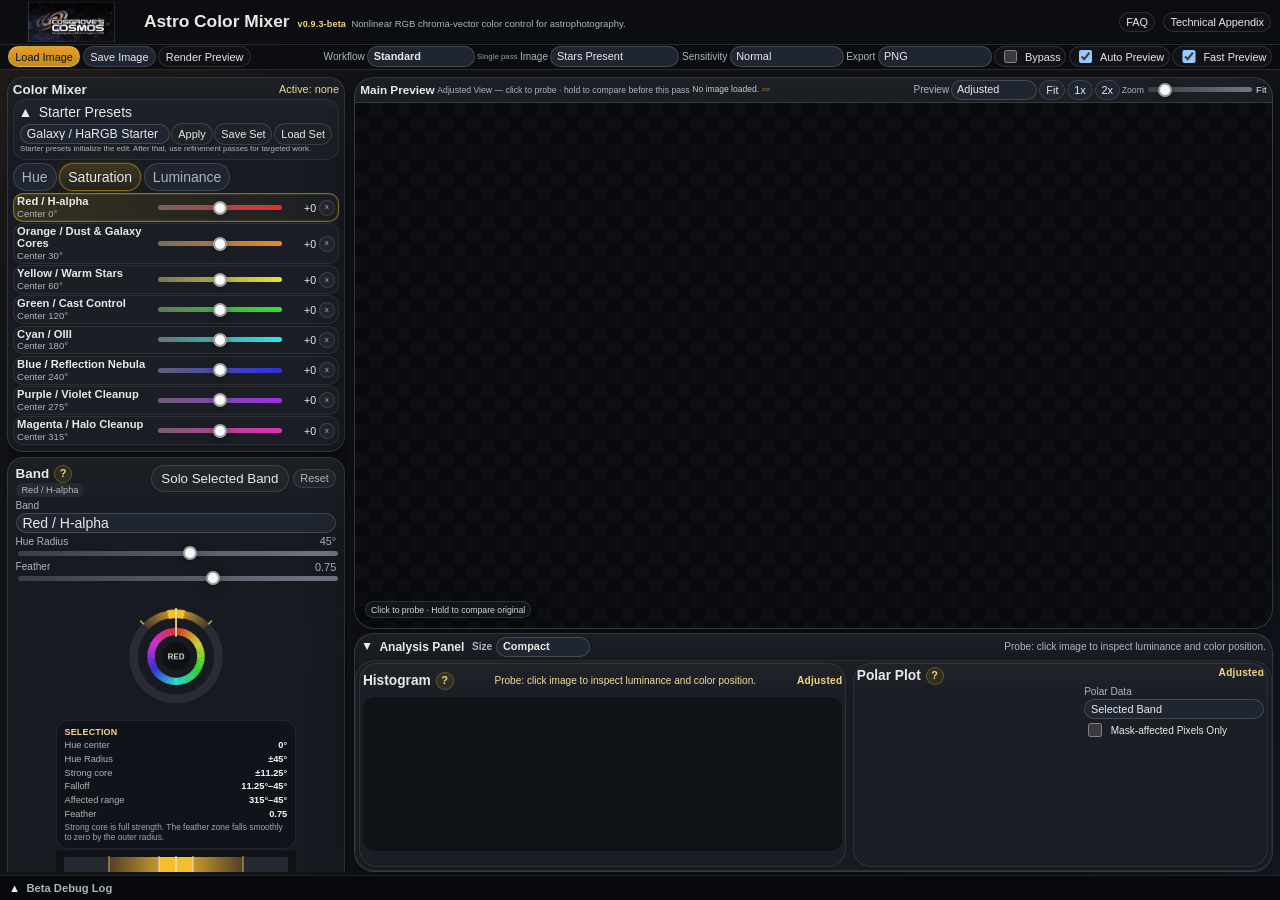
<file: index.html>
<!DOCTYPE html>
<html lang="en">
<head>
  <meta charset="UTF-8">
  <meta name="viewport" content="width=device-width, initial-scale=1.0">
  <title>Astro Color Mixer | Cosgrove’s Cosmos</title>
  <link rel="stylesheet" href="./app.css?v=0.9.3-beta">
  <link rel="stylesheet" href="./analysis.css?v=0.9.3-beta">
  <style>
    .wheel-readout.wheel-readout-rich {
      display: grid;
      gap: 0.18rem;
      width: min(100%, 240px);
      padding: 0.4rem 0.55rem;
      border-radius: 12px;
      background: rgba(15, 18, 24, 0.72);
      border: 1px solid rgba(255,255,255,0.08);
      text-align: left;
      color: rgba(255,255,255,0.92);
      line-height: 1.22;
    }
    .wheel-readout-rich .wheel-readout-title {
      font-size: 0.64rem;
      font-weight: 700;
      letter-spacing: 0.02em;
      color: #f1d38a;
      text-transform: uppercase;
    }
    .wheel-readout-rich .wheel-readout-line {
      display: flex;
      justify-content: space-between;
      gap: 0.6rem;
      font-size: 0.66rem;
      font-variant-numeric: tabular-nums;
    }
    .wheel-readout-rich .wheel-readout-label {
      color: rgba(255,255,255,0.68);
    }
    .wheel-readout-rich .wheel-readout-value {
      color: rgba(255,255,255,0.96);
      font-weight: 600;
      text-align: right;
    }
    .wheel-readout-rich .wheel-readout-note {
      font-size: 0.6rem;
      color: rgba(255,255,255,0.62);
      line-height: 1.18;
    }
    .selected-band-profile-wrap {
      display: grid;
      gap: 0.14rem;
      justify-items: center;
    }
    .selected-band-profile-label {
      width: min(100%, 240px);
      display: flex;
      justify-content: space-between;
      gap: 0.5rem;
      font-size: 0.58rem;
      color: rgba(255,255,255,0.62);
      font-variant-numeric: tabular-nums;
    }
    #hue-profile-canvas {
      width: 240px;
      height: 34px;
      max-width: 100%;
    }
  </style>
</head>
<body>
  <header class="app-hero">
    <div class="brand-lockup">
      <img id="cc-logo" class="cc-logo" alt="Cosgrove's Cosmos" src="assets/logo.webp">
      <div class="hero-copy">
        <h1>Astro Color Mixer <span id="build-stamp" class="title-version">v0.9.3-beta</span></h1>
        <p>Nonlinear RGB chroma-vector color control for astrophotography.</p>
      </div>
    </div>
    <div class="hero-actions">
      <button id="faq-btn" class="button subtle" type="button" title="Open the Astro Color Mixer FAQ.">FAQ</button>
      <button id="technical-appendix-btn" class="button subtle" type="button" title="Open the technical appendix and workflow guide.">Technical Appendix</button>
    </div>
  </header>

  <div class="app-toolbar">
    <div class="toolbar-group toolbar-group-primary">
      <button id="load-image-btn" class="button accent" title="Load a nonlinear RGB image into the working preview. PNG, JPEG, and supported TIFF files are accepted.">Load Image</button>
      <button id="save-image-btn" class="button" title="Save a full-resolution PNG or 16-bit TIFF. In mask preview modes, save the active mask instead.">Save Image</button>
      <button id="render-preview-btn" class="button subtle" title="Force a preview recompute if Auto Preview is off.">Render Preview</button>
      <input id="image-file-input" type="file" accept=".png,.jpg,.jpeg,.tif,.tiff,image/*" hidden>
      <input id="preset-file-input" type="file" accept=".json,application/json" hidden>
    </div>

    <div class="toolbar-group toolbar-group-controls">
      <label class="toolbar-label mode-toolbar-field" for="app-mode-select" title="Standard keeps the workflow compact. Advanced reveals passes, Range Mask, and pass-aware compare.">
        <span>Workflow</span>
        <div class="mode-toolbar-inline">
          <select id="app-mode-select">
            <option value="standard" selected>Standard</option>
            <option value="advanced">Advanced</option>
          </select>
          <span id="mode-hint" class="mode-toolbar-hint">Simple workflow</span>
        </div>
      </label>
      <label class="toolbar-label" for="image-type-select" title="Choose the protection behavior for stars-present or star-reduced images.">
        <span>Image</span>
        <select id="image-type-select"></select>
      </label>
      <label class="toolbar-label" for="sensitivity-select" title="Change slider range without changing the current settings.">
        <span>Sensitivity</span>
        <select id="sensitivity-select"></select>
      </label>
      <label class="toolbar-label" for="export-format-select" title="Choose full-resolution PNG or 16-bit TIFF export. TIFF export is written directly, not through an 8-bit canvas path.">
        <span>Export</span>
        <select id="export-format-select">
          <option value="png">PNG</option>
          <option value="tiff">TIFF</option>
        </select>
      </label>
      <label class="toggle-chip" title="Temporarily disable all adjustments while leaving your settings intact.">
        <input id="bypass-toggle" type="checkbox">
        <span>Bypass</span>
      </label>
      <label class="toggle-chip" title="Update the preview automatically after control changes.">
        <input id="auto-preview-toggle" type="checkbox" checked>
        <span>Auto Preview</span>
      </label>
      <label class="toggle-chip" title="Use a downsampled working preview for faster interaction. Saved output still renders from full resolution.">
        <input id="fast-preview-toggle" type="checkbox" checked>
        <span>Fast Preview</span>
      </label>
    </div>
  </div>

  <main class="workspace">
    <aside class="control-panel">
      <section class="panel-block mixer-panel">
        <div class="panel-heading">
          <h2>Color Mixer</h2>
          <div id="active-summary" class="active-summary">Active: none</div>
        </div>
        <details id="starter-presets-panel" class="starter-presets-panel" open>
          <summary>
            <span class="summary-label">
              <span class="disclosure-arrow" aria-hidden="true">▲</span>
              <span>Starter Presets</span>
            </span>
          </summary>
          <div class="preset-strip">
            <label class="toolbar-label compact preset-field" for="starter-preset-select" title="Starter presets are conservative first moves, not final looks.">
              <div class="preset-inline">
                <select id="starter-preset-select"></select>
                <button id="apply-starter-preset-btn" class="button subtle" type="button">Apply</button>
                <button id="save-preset-btn" class="button subtle" type="button" title="Save the current mixer and range-mask settings as a JSON adjustment set.">Save Set</button>
                <button id="load-preset-btn" class="button subtle" type="button" title="Load a previously saved JSON adjustment set.">Load Set</button>
              </div>
            </label>
          </div>
          <div class="preset-help">Starter presets initialize the edit. After that, use refinement passes for targeted work.</div>
        </details>
        <div class="pass-strip advanced-only">
          <label class="toolbar-label compact pass-field" for="pass-select" title="Base Pass is for broad global changes. Use a new pass for targeted refinements.">
            <span>Pass</span>
            <div class="pass-inline">
              <select id="pass-select"></select>
              <button id="add-adjustment-btn" class="button subtle" type="button">+ New</button>
              <button id="duplicate-adjustment-btn" class="button subtle" type="button">Duplicate</button>
              <button id="delete-adjustment-btn" class="button subtle" type="button">Delete</button>
            </div>
          </label>
        </div>
        <div class="pass-status-row advanced-only">
          <div id="active-pass-strip" class="active-pass-strip">Active Pass: Base Pass · Range Mask: Off</div>
          <div class="pass-help">Base = global. New pass = targeted refinements.</div>
        </div>
        <div id="range-mask-pass-modal" class="modal-backdrop is-hidden advanced-only" aria-hidden="true">
          <div class="modal-card" role="dialog" aria-labelledby="range-mask-pass-modal-title">
            <div class="modal-heading">
              <div class="modal-kicker">Targeted refinement choice</div>
              <h3 id="range-mask-pass-modal-title">Range Mask on an active pass</h3>
            </div>
            <div class="modal-copy">
              <div class="modal-lead">This pass already has active adjustments.</div>
              <div class="modal-paragraph">Use <strong>Limit Current Pass</strong> if the mask should constrain the work you already did here.</div>
              <div class="modal-paragraph">Use <strong>Start New Pass</strong> when you want a separate surgical refinement without changing the broader correction already in place.</div>
            </div>
            <div class="modal-actions">
              <button id="range-mask-keep-current-btn" class="button subtle" type="button">Limit Current Pass</button>
              <button id="range-mask-new-pass-btn" class="button accent is-default-action" type="button" autofocus>Start New Pass</button>
              <button id="range-mask-cancel-btn" class="button subtle" type="button">Cancel</button>
            </div>
          </div>
        </div>
        <div id="preset-pass-modal" class="modal-backdrop is-hidden advanced-only" aria-hidden="true">
          <div class="modal-card" role="dialog" aria-labelledby="preset-pass-modal-title">
            <div class="modal-heading">
              <h3 id="preset-pass-modal-title">Apply preset to active pass?</h3>
            </div>
            <div class="modal-copy">
              This pass already has active adjustments.
              <br><br>
              Do you want to replace the current pass with this preset, or create a new refinement pass and apply the preset there?
            </div>
            <div class="modal-actions">
              <button id="preset-replace-current-btn" class="button subtle" type="button">Replace Current Pass</button>
              <button id="preset-apply-new-pass-btn" class="button" type="button">Apply to New Pass</button>
              <button id="preset-cancel-btn" class="button subtle" type="button">Cancel</button>
            </div>
          </div>
        </div>
        <div id="advanced-mode-modal" class="modal-backdrop is-hidden" aria-hidden="true">
          <div class="modal-card" role="dialog" aria-labelledby="advanced-mode-modal-title">
            <div class="modal-heading">
              <div class="modal-kicker">Workflow choice</div>
              <h3 id="advanced-mode-modal-title">Advanced mode changes the workflow</h3>
            </div>
            <div class="modal-copy">
              <div class="modal-lead">Advanced mode is for targeted refinement work.</div>
              <div class="modal-paragraph">Standard mode stays focused on broad global color adjustment with a simpler image-first layout.</div>
              <div class="modal-paragraph">Advanced mode is where you separate broad base work from later surgical corrections.</div>
              <div class="modal-paragraph">When you continue to Advanced, the app reveals:</div>
              <div class="modal-points">
                <div>Refinement Passes for second and third rounds of correction</div>
                <div>Range Mask controls for surgical luminance targeting</div>
                <div>Pass-aware compare behavior while editing a specific pass</div>
              </div>
              <div class="modal-paragraph">Use <strong>Base Pass</strong> for broad color balance. Use <strong>New Pass</strong> when you want a separate targeted refinement rather than changing your base correction.</div>
            </div>
            <div class="modal-actions">
              <button id="advanced-mode-continue-btn" class="button accent is-default-action" type="button" autofocus>Continue to Advanced</button>
              <button id="advanced-mode-cancel-btn" class="button subtle" type="button">Stay in Standard</button>
            </div>
          </div>
        </div>
        <div class="tabs" id="mixer-tabs">
          <button class="tab" type="button" data-tab="hue">Hue</button>
          <button class="tab" type="button" data-tab="saturation">Saturation</button>
          <button class="tab" type="button" data-tab="luminance">Luminance</button>
        </div>
        <div id="slider-panel" class="slider-panel"></div>
      </section>

      <section class="panel-block tool-panel">
        <div class="active-pass-card advanced-only">
          <div class="panel-heading compact-heading">
            <div>
              <h2 id="active-pass-title">Editing Base Pass</h2>
              <div id="active-pass-pill" class="selected-pill">Global pass</div>
            </div>
          </div>
          <div id="active-pass-compare-note" class="active-pass-compare-note">Editing Base Pass · Global</div>
        </div>
        <div class="tabs tool-tabs" id="tool-tabs">
          <button class="tab tool-tab" type="button" data-tool-tab="band">Band</button>
          <button class="tab tool-tab advanced-only" type="button" data-tool-tab="range-mask">Range Mask</button>
        </div>

        <div id="band-tab" class="tool-card">
          <div class="panel-heading">
            <div>
              <div class="heading-label">
                <h2>Band</h2>
                <button class="help-chip" type="button" data-tip="Hue Radius sets the outer limit on each side of the hue center. Feather controls how quickly the selection falls from the strong core to that outer limit." aria-label="Selected Band help">?</button>
              </div>
              <div id="selected-band-pill" class="selected-pill">Red / H-alpha</div>
            </div>
            <div class="heading-actions">
              <button id="solo-band-toggle-btn" class="toggle-button" type="button" aria-pressed="false">Solo Selected Band</button>
              <button id="reset-selected-mini-btn" class="mini-reset" type="button" title="Reset Selected Band">Reset</button>
            </div>
          </div>
          <label class="field">
            <span>Band</span>
            <select id="selected-band-select"></select>
          </label>
          <input id="solo-band-toggle" type="checkbox" hidden>
          <label class="field">
            <div class="field-title">
              <span>Hue Radius</span>
              <output id="width-value">45°</output>
            </div>
            <input id="width-slider" type="range" min="10" max="75" step="1" value="45">
          </label>
          <label class="field">
            <div class="field-title">
              <span>Feather</span>
              <output id="feather-value">0.75</output>
            </div>
            <input id="feather-slider" type="range" min="0.35" max="1" step="0.01" value="0.75">
          </label>
          <div class="hue-wheel-wrap">
            <canvas id="hue-wheel-canvas" width="180" height="180"></canvas>
            <div id="hue-wheel-readout" class="wheel-readout wheel-readout-rich"></div>
            <div class="selected-band-profile-wrap">
              <canvas id="hue-profile-canvas" width="240" height="34"></canvas>
              <div class="selected-band-profile-label">
                <span>0°</span>
                <span>Strong core</span>
                <span>Falloff</span>
                <span>Outer radius</span>
              </div>
            </div>
          </div>
          <div class="button-row">
            <button id="reset-selected-btn" class="button" type="button">Reset Selected</button>
            <button id="reset-all-btn" class="button subtle" type="button">Reset Active Pass…</button>
          </div>
        </div>

        <div id="range-mask-tab" class="tool-card is-hidden advanced-only">
          <div class="panel-heading">
            <div>
              <div class="heading-label">
                <h2>Range Mask</h2>
                <button class="help-chip" type="button" data-tip="Use luminance limits to include shadows, midtones, highlights, faint signal, or bright cores. Disabled by default." aria-label="Range Mask help">?</button>
              </div>
              <div id="range-mask-status" class="selected-pill">Range Mask Off</div>
            </div>
            <button id="reset-range-mask-mini-btn" class="mini-reset" type="button" title="Reset Range Mask">Reset</button>
          </div>
          <label class="checkbox-row">
            <input id="range-mask-enabled" type="checkbox">
            <span>Enable Range Mask</span>
          </label>
          <label class="field">
            <span>Range Preset</span>
            <select id="range-mask-preset"></select>
          </label>
          <label class="field">
            <div class="field-title">
              <span>Low</span>
              <output id="range-mask-low-value">0.00</output>
            </div>
            <input id="range-mask-low" type="range" min="0" max="1" step="0.01" value="0">
          </label>
          <label class="field">
            <div class="field-title">
              <span>High</span>
              <output id="range-mask-high-value">1.00</output>
            </div>
            <input id="range-mask-high" type="range" min="0" max="1" step="0.01" value="1">
          </label>
          <label class="field">
            <div class="field-title">
              <span>Feather</span>
              <output id="range-mask-feather-value">0.10</output>
            </div>
            <input id="range-mask-feather" type="range" min="0.01" max="0.25" step="0.01" value="0.10">
          </label>
          <button id="reset-range-mask-btn" class="button subtle" type="button">Reset Range Mask</button>
        </div>
      </section>
    </aside>

    <section class="viewport-shell">
      <section class="viewport-panel">
        <div class="viewport-header">
          <div class="preview-copy">
            <h2>Main Preview</h2>
            <div id="preview-label" class="preview-label">Load an image to begin.</div>
            <div id="preview-file" class="preview-file">No image loaded.</div>
            <div id="preview-warning" class="preview-warning"></div>
          </div>
          <div class="preview-toolbar">
            <label class="toolbar-label compact preview-toolbar-field" for="preview-mode-select">
              <span>Preview</span>
              <select id="preview-mode-select"></select>
            </label>
            <label class="toolbar-label compact preview-toolbar-field advanced-only" for="compare-mode-select" title="Choose what click-and-hold compares against while editing in Advanced mode.">
              <span>Compare</span>
              <select id="compare-mode-select">
                <option value="auto">Auto</option>
                <option value="original">Original</option>
                <option value="pass">Before Active Pass</option>
              </select>
            </label>
            <div class="preview-zoom-row">
              <button id="fit-btn" class="button preview-header-button">Fit</button>
              <button id="zoom-100-btn" class="button preview-header-button">1x</button>
              <button id="zoom-200-btn" class="button preview-header-button">2x</button>
              <label class="zoom-label preview-header-zoom" for="zoom-slider">
                <span>Zoom</span>
                <input id="zoom-slider" type="range" min="0.1" max="8" step="0.01" value="1">
              </label>
              <output id="zoom-value">Fit</output>
            </div>
          </div>
        </div>
        <div id="canvas-wrap">
          <div id="canvas-hint" class="canvas-hint">Click to probe · Hold to compare original</div>
          <canvas id="preview-canvas"></canvas>
        </div>
      </section>

      <details id="analysis-panel" class="analysis-panel">
        <summary>
          <span class="analysis-summary-main">
            <span class="summary-label">
              <span class="disclosure-arrow" aria-hidden="true">▲</span>
              <span>Analysis Panel</span>
            </span>
            <span class="analysis-summary-controls advanced-only">
              <span class="analysis-panel-label">View</span>
              <span class="analysis-segmented">
                <button id="panel-mode-diagnostics-btn" class="panel-mode-btn is-active" type="button" data-panel-mode="diagnostics">Diagnostics</button>
                <button id="panel-mode-passes-btn" class="panel-mode-btn advanced-only" type="button" data-panel-mode="passes">Passes</button>
                <button id="panel-mode-split-btn" class="panel-mode-btn advanced-only" type="button" data-panel-mode="split">Split</button>
              </span>
            </span>
            <span class="analysis-summary-controls">
              <span class="analysis-panel-label">Size</span>
              <label class="toolbar-label compact analysis-size-field" for="analysis-mode-select" title="Choose how much diagnostic content the Analysis Panel shows.">
                <select id="analysis-mode-select">
                  <option value="collapsed">Collapsed</option>
                  <option value="compact" selected>Compact</option>
                  <option value="full">Full</option>
                </select>
              </label>
            </span>
          </span>
          <span id="analysis-summary-line" class="analysis-summary-line">Probe: click image to inspect luminance and color position.</span>
        </summary>
        <div class="analysis-body analysis-layout-v2">
          <section id="pass-manager-card" class="analysis-card pass-manager-card advanced-only is-hidden">
            <div class="analysis-card-header pass-manager-header">
              <div class="heading-label">
                <h3>Pass Manager</h3>
              </div>
              <div class="pass-manager-actions">
                <button id="pass-manager-new-btn" class="button subtle" type="button">+ New Pass</button>
                <button id="pass-manager-duplicate-btn" class="button subtle" type="button">Duplicate</button>
                <button id="pass-manager-delete-btn" class="button subtle" type="button">Delete</button>
              </div>
            </div>
            <div class="analysis-card-body pass-manager-body">
              <div class="pass-manager-head">
                <span class="pass-col-enabled">On</span>
                <span class="pass-col-name">Pass</span>
                <span class="pass-col-type">Type</span>
                <span class="pass-col-summary">Active adjustments</span>
                <span class="pass-col-range">Range</span>
              </div>
              <div id="pass-manager-list" class="pass-manager-list" aria-label="Pass manager list"></div>
            </div>
          </section>

          <section class="analysis-card histogram-card">
            <div class="analysis-card-header">
              <div class="heading-label">
                <h3>Histogram</h3>
                <button class="help-chip" type="button" data-tip="Shows brightness distribution from black to white. Range Mask overlays the active luminance selection and feather shoulders." aria-label="Histogram help">?</button>
              </div>
              <div id="probe-readout" class="analysis-inline-status">Probe: click image to inspect luminance and color position.</div>
              <div id="histogram-state-label" class="analysis-state-label">Adjusted</div>
            </div>
            <div class="analysis-card-body histogram-layout">
              <div class="single-plot-wrap">
                <canvas id="histogram-canvas" width="420" height="150"></canvas>
              </div>
              <div id="histogram-stats" class="histogram-stats">No image loaded.</div>
            </div>
          </section>

          <section class="analysis-card polar-card">
            <div class="analysis-card-header">
              <div class="heading-label">
                <h3>Polar Plot</h3>
                <button class="help-chip" type="button" data-tip="Angle is hue and radius is saturation. The probe marker shows the sampled pixel before and after adjustment." aria-label="Polar plot help">?</button>
              </div>
              <div id="polar-state-label" class="analysis-state-label">Adjusted</div>
            </div>
            <div class="analysis-card-body polar-layout">
              <div class="polar-wrap single-polar-wrap">
                <div class="polar-column single-polar-column">
                  <canvas id="polar-canvas" width="176" height="176"></canvas>
                </div>
              </div>
              <div class="polar-side">
                <div class="analysis-inline-controls polar-inline-controls">
                  <label class="field compact-field">
                    <span>Polar Data</span>
                    <select id="polar-mode-select">
                      <option value="selected">Selected Band</option>
                      <option value="all">Total Adjustments</option>
                    </select>
                  </label>
                  <label class="checkbox-row compact-checkbox">
                    <input id="affected-only-toggle" type="checkbox">
                    <span>Mask-affected Pixels Only</span>
                  </label>
                </div>
                <label class="checkbox-row compact-checkbox probe-toggle-row advanced-only">
                  <input id="auto-select-probe-toggle" type="checkbox" checked>
                  <span>Auto-select band from probe</span>
                </label>
                <div id="diagnostic-stats" class="diagnostic-stats">No image loaded.</div>
              </div>
            </div>
          </section>
        </div>
      </details>
    </section>
  </main>

  <details id="debug-panel" class="debug-panel">
    <summary><span class="summary-label"><span class="disclosure-arrow" aria-hidden="true">▲</span><span>Beta Debug Log</span></span></summary>
    <pre id="status-bar" class="status-bar">Waiting for image load.</pre>
  </details>

  <script src="./image-io-tiff.js?v=0.9.3-beta"></script>
  <script src="./image-io.js?v=0.9.3-beta"></script>
  <script src="./color-math.js?v=0.9.3-beta"></script>
  <script src="./presets.js?v=0.9.3-beta"></script>
  <script src="./app.js?v=0.9.3-beta"></script>
  <script type="module" src="./core-web-bridge.js?v=0.9.3-beta"></script>
</body>
</html>
</file>
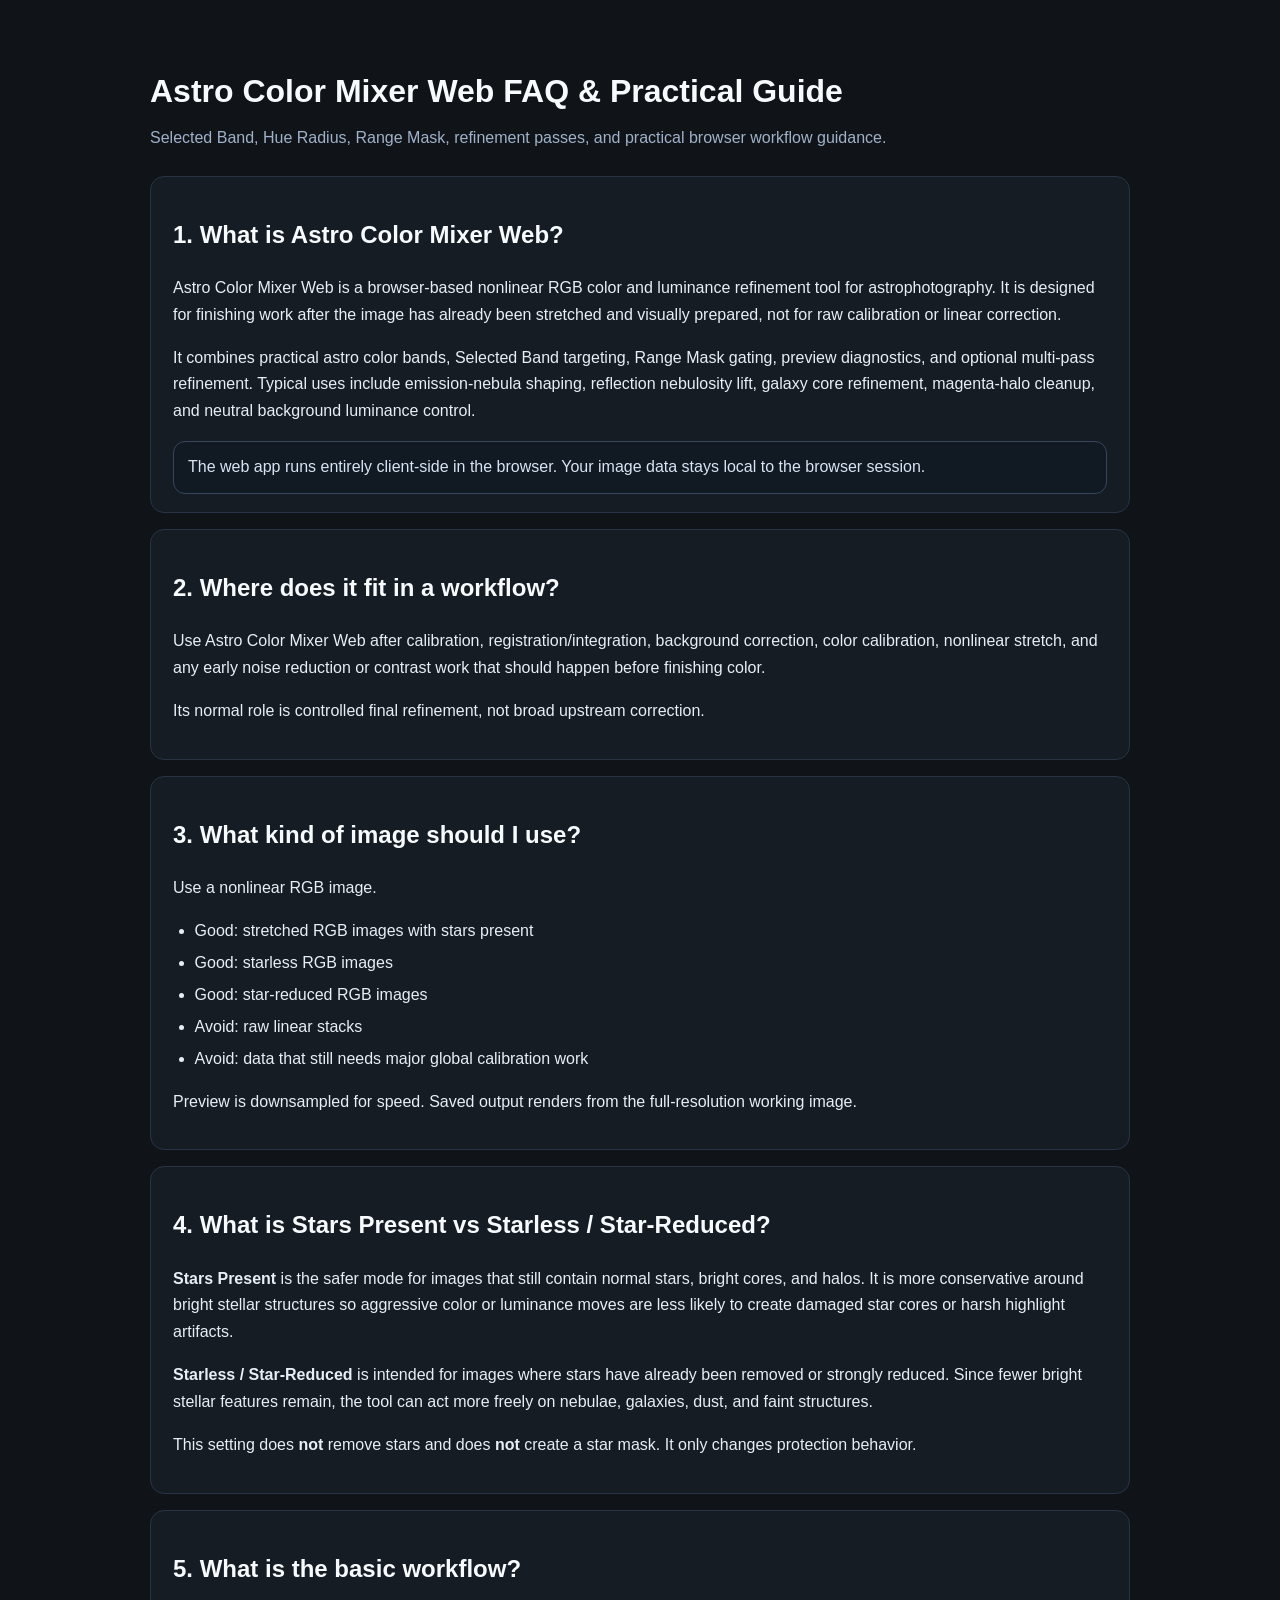
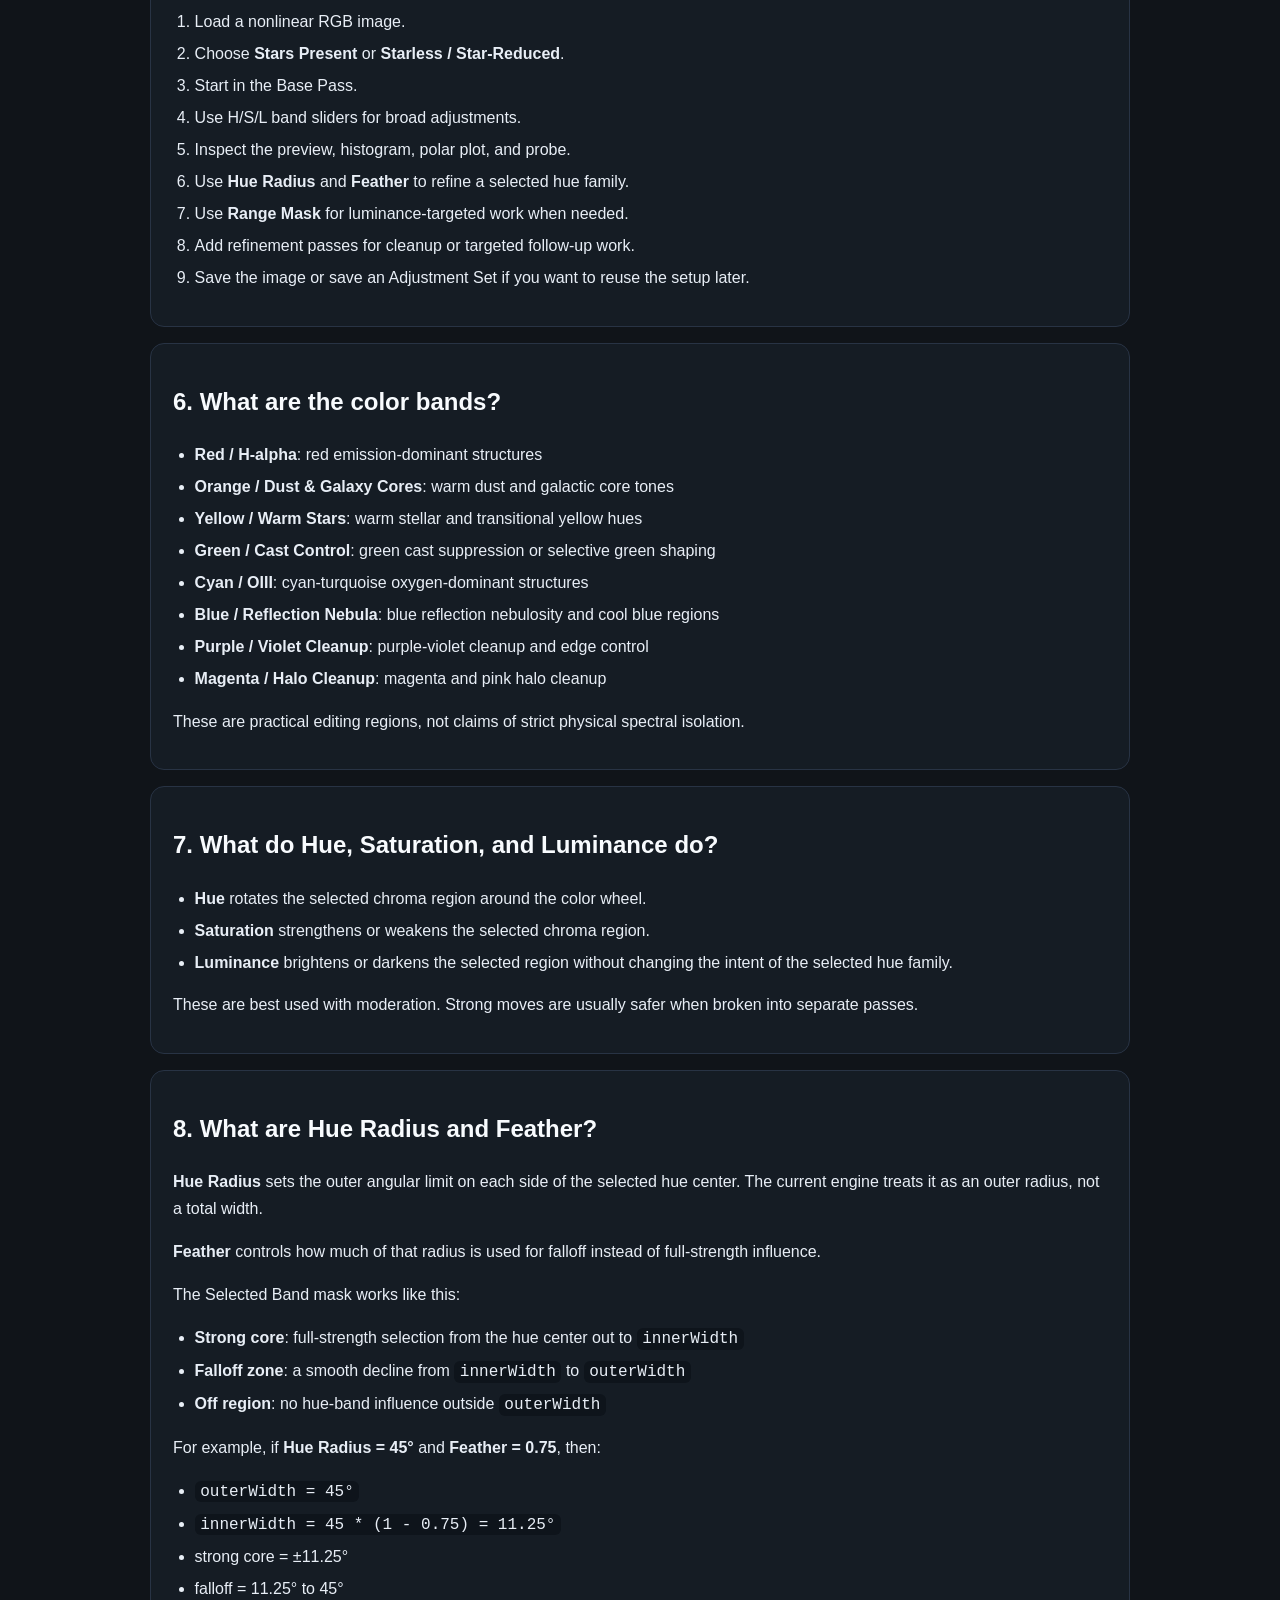
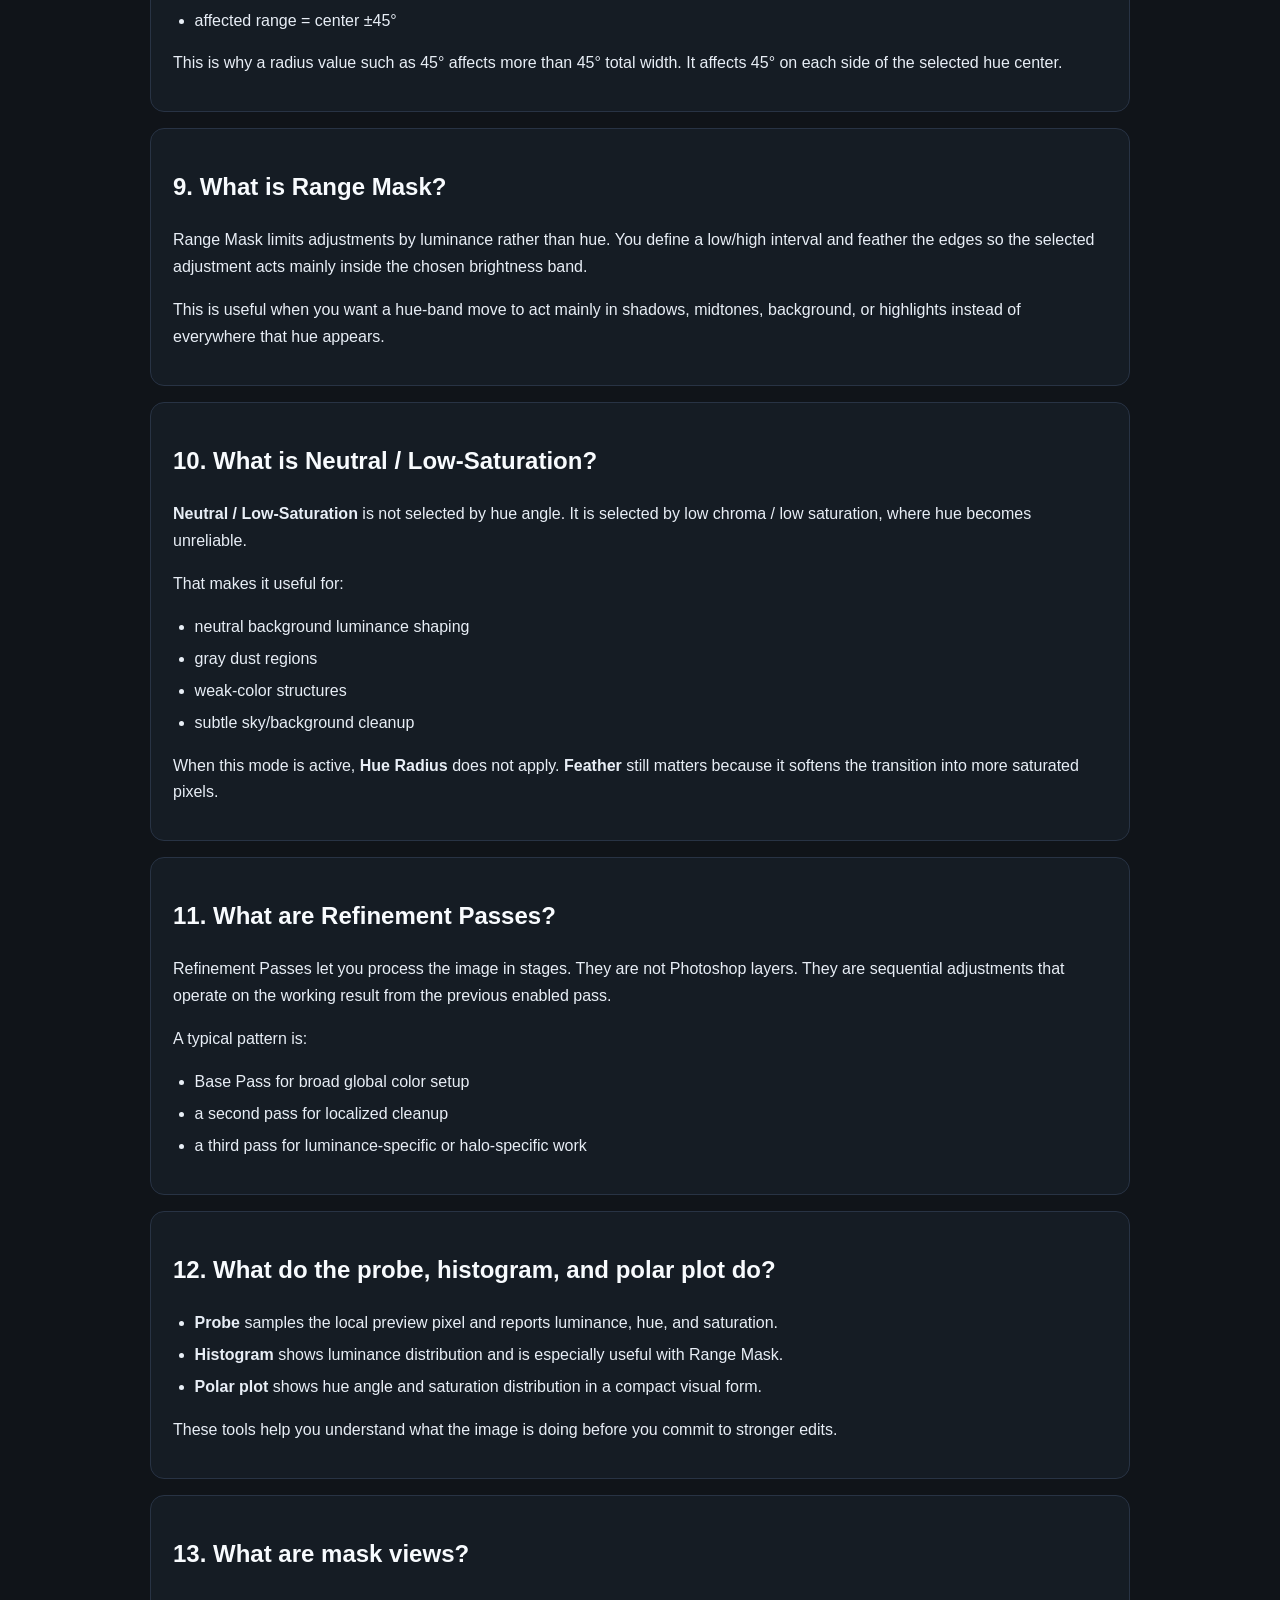
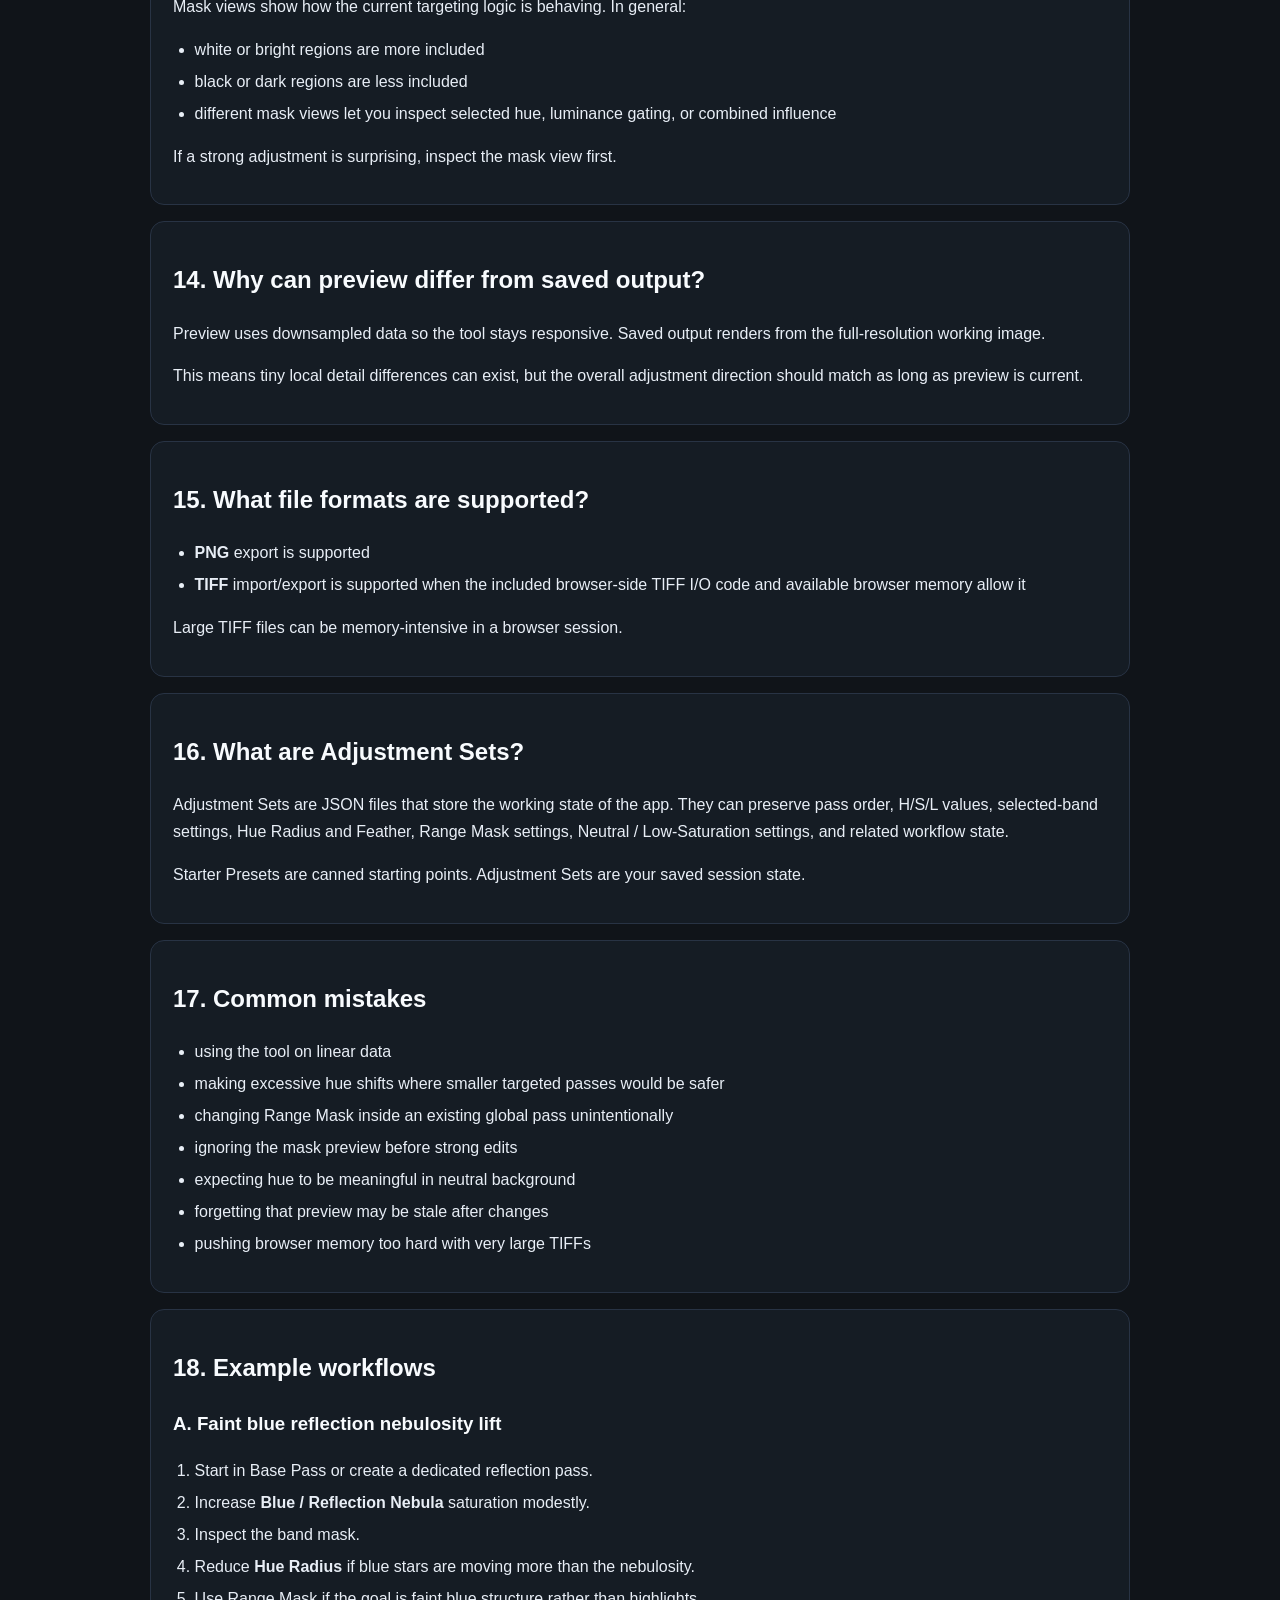
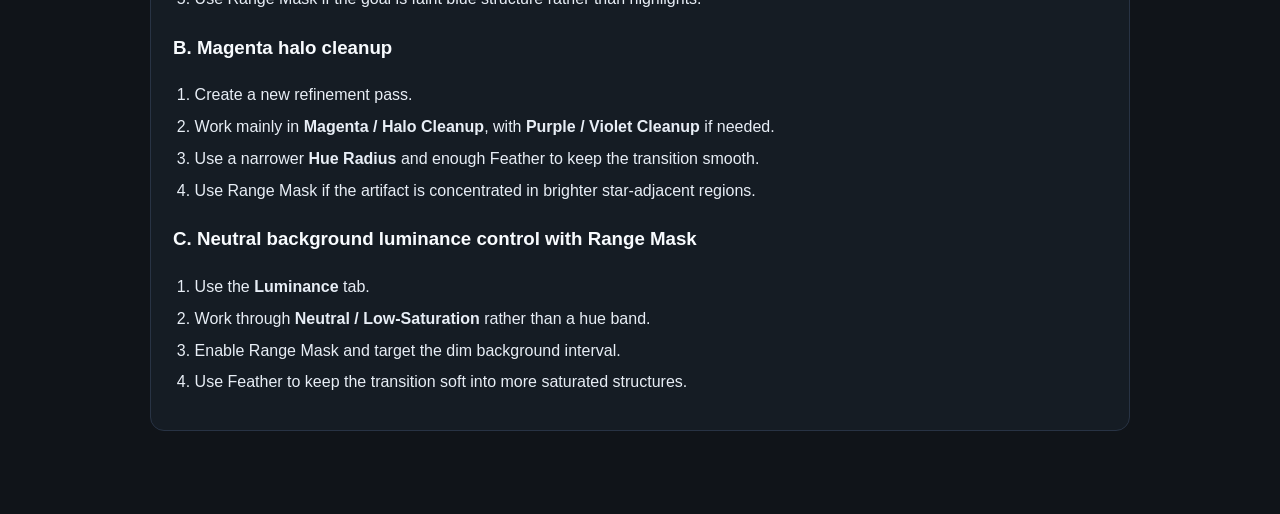
<file: FAQ.html>
<!doctype html>
<html lang="en">
<head>
  <meta charset="utf-8">
  <meta name="viewport" content="width=device-width, initial-scale=1.0">
  <title>Astro Color Mixer Web FAQ & Practical Guide</title>
  <style>
    body { margin: 0; background: #101419; color: #e8eef6; font: 16px/1.68 -apple-system, BlinkMacSystemFont, "Segoe UI", sans-serif; }
    main { max-width: 980px; margin: 0 auto; padding: 44px 24px 72px; }
    h1, h2, h3 { color: #f8fbfe; }
    h1 { margin-bottom: 0.35rem; }
    .subtitle { color: #9fb2c9; margin: 0 0 1.5rem; }
    section { background: #151c24; border: 1px solid #283344; border-radius: 14px; padding: 18px 22px; margin: 16px 0; }
    ul, ol { padding-left: 1.35rem; }
    li { margin: 0.32rem 0; }
    code { background: #0e141b; padding: 0.1rem 0.35rem; border-radius: 6px; }
    .callout { background: #111923; border: 1px solid #36465c; border-radius: 12px; padding: 12px 14px; color: #d7e4f3; }
  </style>
</head>
<body>
  <main>
    <h1>Astro Color Mixer Web FAQ &amp; Practical Guide</h1>
    <p class="subtitle">Selected Band, Hue Radius, Range Mask, refinement passes, and practical browser workflow guidance.</p>

    <section>
      <h2>1. What is Astro Color Mixer Web?</h2>
      <p>Astro Color Mixer Web is a browser-based nonlinear RGB color and luminance refinement tool for astrophotography. It is designed for finishing work after the image has already been stretched and visually prepared, not for raw calibration or linear correction.</p>
      <p>It combines practical astro color bands, Selected Band targeting, Range Mask gating, preview diagnostics, and optional multi-pass refinement. Typical uses include emission-nebula shaping, reflection nebulosity lift, galaxy core refinement, magenta-halo cleanup, and neutral background luminance control.</p>
      <div class="callout">The web app runs entirely client-side in the browser. Your image data stays local to the browser session.</div>
    </section>

    <section>
      <h2>2. Where does it fit in a workflow?</h2>
      <p>Use Astro Color Mixer Web after calibration, registration/integration, background correction, color calibration, nonlinear stretch, and any early noise reduction or contrast work that should happen before finishing color.</p>
      <p>Its normal role is controlled final refinement, not broad upstream correction.</p>
    </section>

    <section>
      <h2>3. What kind of image should I use?</h2>
      <p>Use a nonlinear RGB image.</p>
      <ul>
        <li>Good: stretched RGB images with stars present</li>
        <li>Good: starless RGB images</li>
        <li>Good: star-reduced RGB images</li>
        <li>Avoid: raw linear stacks</li>
        <li>Avoid: data that still needs major global calibration work</li>
      </ul>
      <p>Preview is downsampled for speed. Saved output renders from the full-resolution working image.</p>
    </section>

    <section>
      <h2>4. What is Stars Present vs Starless / Star-Reduced?</h2>
      <p><strong>Stars Present</strong> is the safer mode for images that still contain normal stars, bright cores, and halos. It is more conservative around bright stellar structures so aggressive color or luminance moves are less likely to create damaged star cores or harsh highlight artifacts.</p>
      <p><strong>Starless / Star-Reduced</strong> is intended for images where stars have already been removed or strongly reduced. Since fewer bright stellar features remain, the tool can act more freely on nebulae, galaxies, dust, and faint structures.</p>
      <p>This setting does <strong>not</strong> remove stars and does <strong>not</strong> create a star mask. It only changes protection behavior.</p>
    </section>

    <section>
      <h2>5. What is the basic workflow?</h2>
      <ol>
        <li>Load a nonlinear RGB image.</li>
        <li>Choose <strong>Stars Present</strong> or <strong>Starless / Star-Reduced</strong>.</li>
        <li>Start in the Base Pass.</li>
        <li>Use H/S/L band sliders for broad adjustments.</li>
        <li>Inspect the preview, histogram, polar plot, and probe.</li>
        <li>Use <strong>Hue Radius</strong> and <strong>Feather</strong> to refine a selected hue family.</li>
        <li>Use <strong>Range Mask</strong> for luminance-targeted work when needed.</li>
        <li>Add refinement passes for cleanup or targeted follow-up work.</li>
        <li>Save the image or save an Adjustment Set if you want to reuse the setup later.</li>
      </ol>
    </section>

    <section>
      <h2>6. What are the color bands?</h2>
      <ul>
        <li><strong>Red / H-alpha</strong>: red emission-dominant structures</li>
        <li><strong>Orange / Dust &amp; Galaxy Cores</strong>: warm dust and galactic core tones</li>
        <li><strong>Yellow / Warm Stars</strong>: warm stellar and transitional yellow hues</li>
        <li><strong>Green / Cast Control</strong>: green cast suppression or selective green shaping</li>
        <li><strong>Cyan / OIII</strong>: cyan-turquoise oxygen-dominant structures</li>
        <li><strong>Blue / Reflection Nebula</strong>: blue reflection nebulosity and cool blue regions</li>
        <li><strong>Purple / Violet Cleanup</strong>: purple-violet cleanup and edge control</li>
        <li><strong>Magenta / Halo Cleanup</strong>: magenta and pink halo cleanup</li>
      </ul>
      <p>These are practical editing regions, not claims of strict physical spectral isolation.</p>
    </section>

    <section>
      <h2>7. What do Hue, Saturation, and Luminance do?</h2>
      <ul>
        <li><strong>Hue</strong> rotates the selected chroma region around the color wheel.</li>
        <li><strong>Saturation</strong> strengthens or weakens the selected chroma region.</li>
        <li><strong>Luminance</strong> brightens or darkens the selected region without changing the intent of the selected hue family.</li>
      </ul>
      <p>These are best used with moderation. Strong moves are usually safer when broken into separate passes.</p>
    </section>

    <section>
      <h2>8. What are Hue Radius and Feather?</h2>
      <p><strong>Hue Radius</strong> sets the outer angular limit on each side of the selected hue center. The current engine treats it as an outer radius, not a total width.</p>
      <p><strong>Feather</strong> controls how much of that radius is used for falloff instead of full-strength influence.</p>
      <p>The Selected Band mask works like this:</p>
      <ul>
        <li><strong>Strong core</strong>: full-strength selection from the hue center out to <code>innerWidth</code></li>
        <li><strong>Falloff zone</strong>: a smooth decline from <code>innerWidth</code> to <code>outerWidth</code></li>
        <li><strong>Off region</strong>: no hue-band influence outside <code>outerWidth</code></li>
      </ul>
      <p>For example, if <strong>Hue Radius = 45°</strong> and <strong>Feather = 0.75</strong>, then:</p>
      <ul>
        <li><code>outerWidth = 45°</code></li>
        <li><code>innerWidth = 45 * (1 - 0.75) = 11.25°</code></li>
        <li>strong core = ±11.25°</li>
        <li>falloff = 11.25° to 45°</li>
        <li>affected range = center ±45°</li>
      </ul>
      <p>This is why a radius value such as 45° affects more than 45° total width. It affects 45° on each side of the selected hue center.</p>
    </section>

    <section>
      <h2>9. What is Range Mask?</h2>
      <p>Range Mask limits adjustments by luminance rather than hue. You define a low/high interval and feather the edges so the selected adjustment acts mainly inside the chosen brightness band.</p>
      <p>This is useful when you want a hue-band move to act mainly in shadows, midtones, background, or highlights instead of everywhere that hue appears.</p>
    </section>

    <section>
      <h2>10. What is Neutral / Low-Saturation?</h2>
      <p><strong>Neutral / Low-Saturation</strong> is not selected by hue angle. It is selected by low chroma / low saturation, where hue becomes unreliable.</p>
      <p>That makes it useful for:</p>
      <ul>
        <li>neutral background luminance shaping</li>
        <li>gray dust regions</li>
        <li>weak-color structures</li>
        <li>subtle sky/background cleanup</li>
      </ul>
      <p>When this mode is active, <strong>Hue Radius</strong> does not apply. <strong>Feather</strong> still matters because it softens the transition into more saturated pixels.</p>
    </section>

    <section>
      <h2>11. What are Refinement Passes?</h2>
      <p>Refinement Passes let you process the image in stages. They are not Photoshop layers. They are sequential adjustments that operate on the working result from the previous enabled pass.</p>
      <p>A typical pattern is:</p>
      <ul>
        <li>Base Pass for broad global color setup</li>
        <li>a second pass for localized cleanup</li>
        <li>a third pass for luminance-specific or halo-specific work</li>
      </ul>
    </section>

    <section>
      <h2>12. What do the probe, histogram, and polar plot do?</h2>
      <ul>
        <li><strong>Probe</strong> samples the local preview pixel and reports luminance, hue, and saturation.</li>
        <li><strong>Histogram</strong> shows luminance distribution and is especially useful with Range Mask.</li>
        <li><strong>Polar plot</strong> shows hue angle and saturation distribution in a compact visual form.</li>
      </ul>
      <p>These tools help you understand what the image is doing before you commit to stronger edits.</p>
    </section>

    <section>
      <h2>13. What are mask views?</h2>
      <p>Mask views show how the current targeting logic is behaving. In general:</p>
      <ul>
        <li>white or bright regions are more included</li>
        <li>black or dark regions are less included</li>
        <li>different mask views let you inspect selected hue, luminance gating, or combined influence</li>
      </ul>
      <p>If a strong adjustment is surprising, inspect the mask view first.</p>
    </section>

    <section>
      <h2>14. Why can preview differ from saved output?</h2>
      <p>Preview uses downsampled data so the tool stays responsive. Saved output renders from the full-resolution working image.</p>
      <p>This means tiny local detail differences can exist, but the overall adjustment direction should match as long as preview is current.</p>
    </section>

    <section>
      <h2>15. What file formats are supported?</h2>
      <ul>
        <li><strong>PNG</strong> export is supported</li>
        <li><strong>TIFF</strong> import/export is supported when the included browser-side TIFF I/O code and available browser memory allow it</li>
      </ul>
      <p>Large TIFF files can be memory-intensive in a browser session.</p>
    </section>

    <section>
      <h2>16. What are Adjustment Sets?</h2>
      <p>Adjustment Sets are JSON files that store the working state of the app. They can preserve pass order, H/S/L values, selected-band settings, Hue Radius and Feather, Range Mask settings, Neutral / Low-Saturation settings, and related workflow state.</p>
      <p>Starter Presets are canned starting points. Adjustment Sets are your saved session state.</p>
    </section>

    <section>
      <h2>17. Common mistakes</h2>
      <ul>
        <li>using the tool on linear data</li>
        <li>making excessive hue shifts where smaller targeted passes would be safer</li>
        <li>changing Range Mask inside an existing global pass unintentionally</li>
        <li>ignoring the mask preview before strong edits</li>
        <li>expecting hue to be meaningful in neutral background</li>
        <li>forgetting that preview may be stale after changes</li>
        <li>pushing browser memory too hard with very large TIFFs</li>
      </ul>
    </section>

    <section>
      <h2>18. Example workflows</h2>
      <h3>A. Faint blue reflection nebulosity lift</h3>
      <ol>
        <li>Start in Base Pass or create a dedicated reflection pass.</li>
        <li>Increase <strong>Blue / Reflection Nebula</strong> saturation modestly.</li>
        <li>Inspect the band mask.</li>
        <li>Reduce <strong>Hue Radius</strong> if blue stars are moving more than the nebulosity.</li>
        <li>Use Range Mask if the goal is faint blue structure rather than highlights.</li>
      </ol>

      <h3>B. Magenta halo cleanup</h3>
      <ol>
        <li>Create a new refinement pass.</li>
        <li>Work mainly in <strong>Magenta / Halo Cleanup</strong>, with <strong>Purple / Violet Cleanup</strong> if needed.</li>
        <li>Use a narrower <strong>Hue Radius</strong> and enough Feather to keep the transition smooth.</li>
        <li>Use Range Mask if the artifact is concentrated in brighter star-adjacent regions.</li>
      </ol>

      <h3>C. Neutral background luminance control with Range Mask</h3>
      <ol>
        <li>Use the <strong>Luminance</strong> tab.</li>
        <li>Work through <strong>Neutral / Low-Saturation</strong> rather than a hue band.</li>
        <li>Enable Range Mask and target the dim background interval.</li>
        <li>Use Feather to keep the transition soft into more saturated structures.</li>
      </ol>
    </section>
  </main>
</body>
</html>
</file>
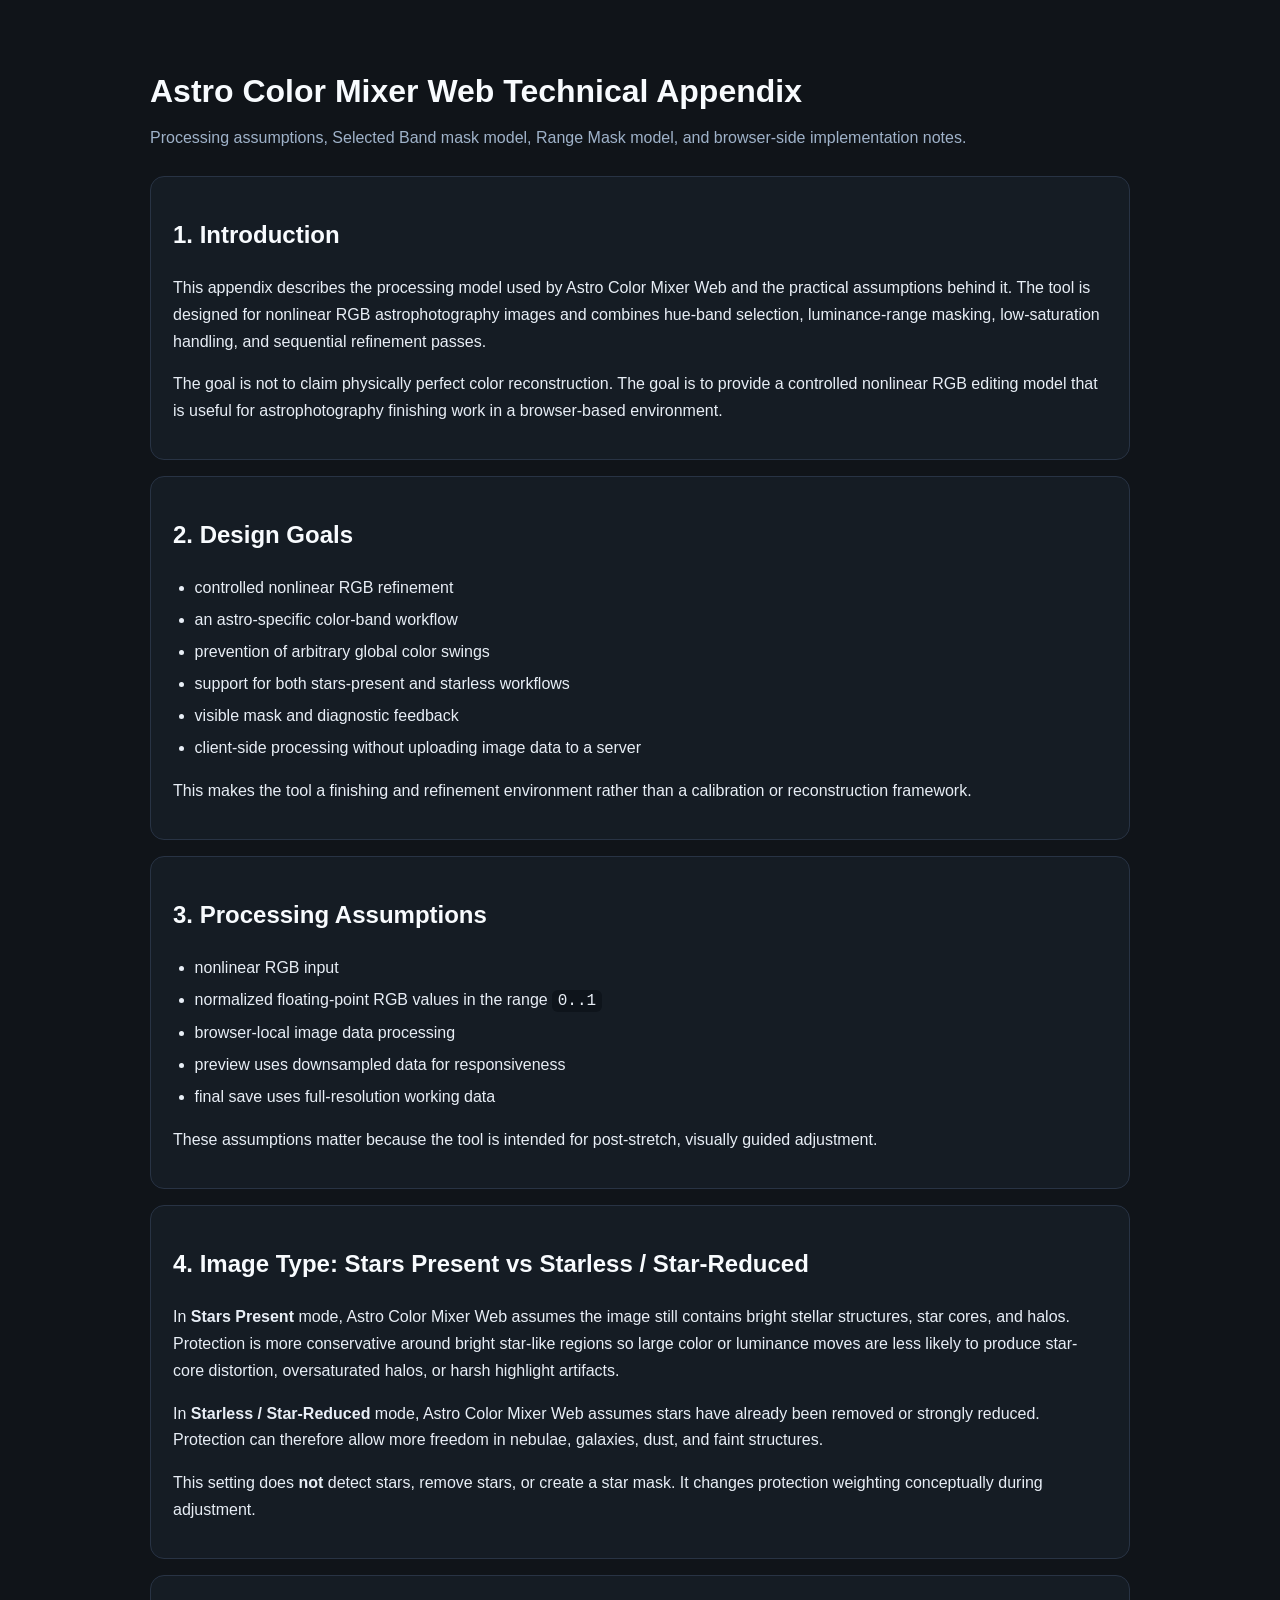
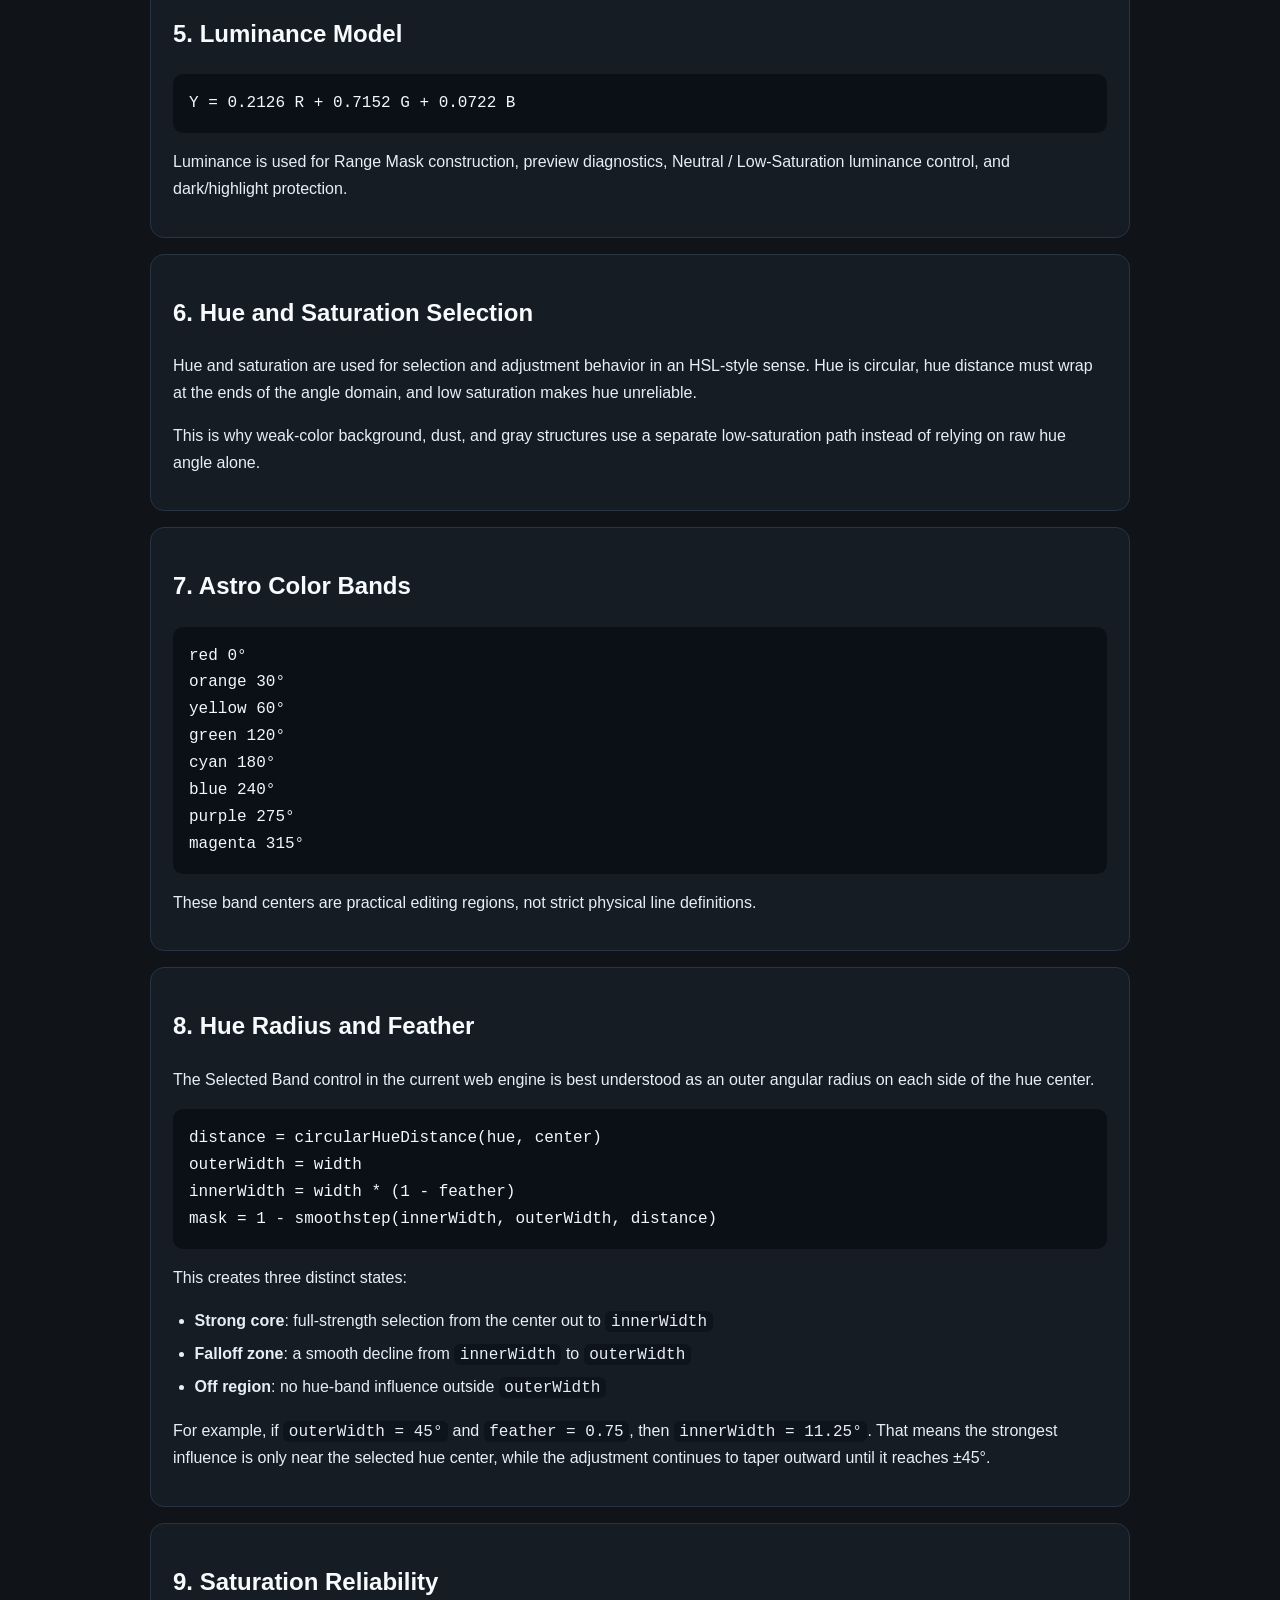
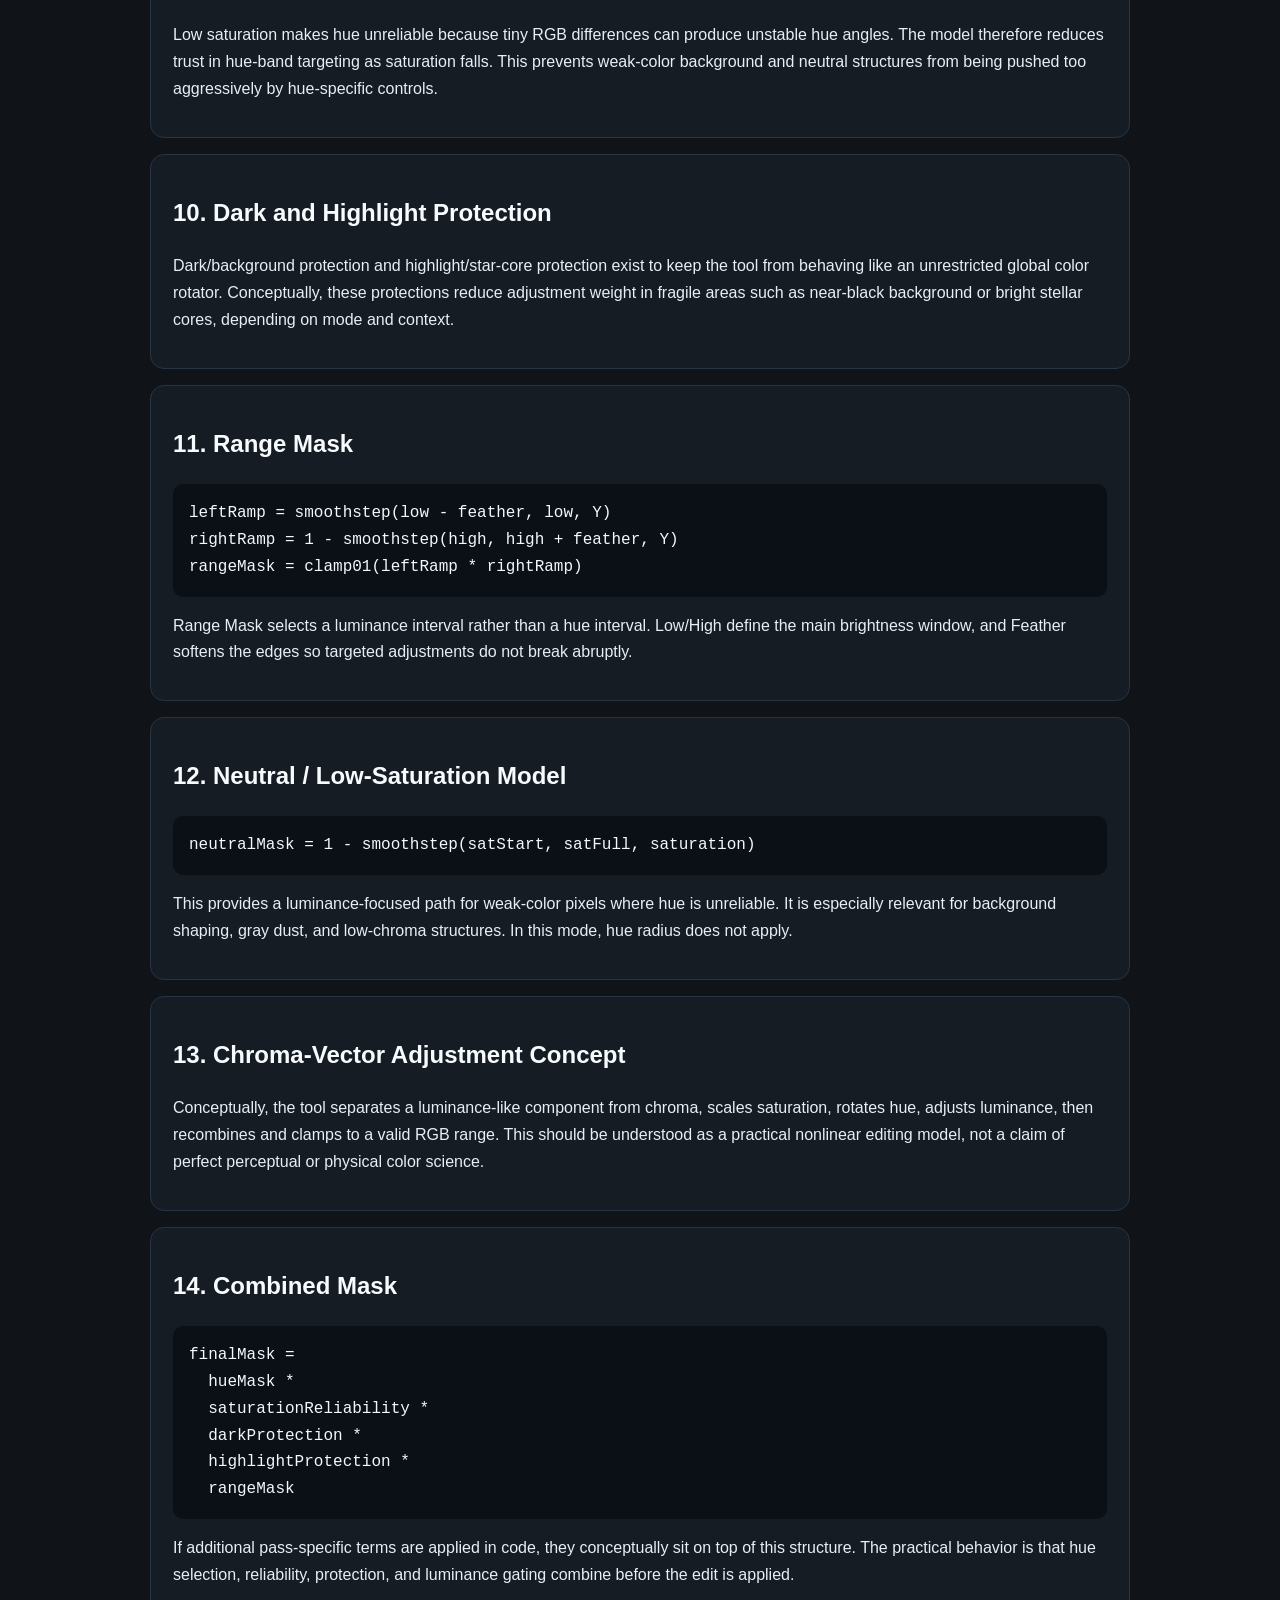
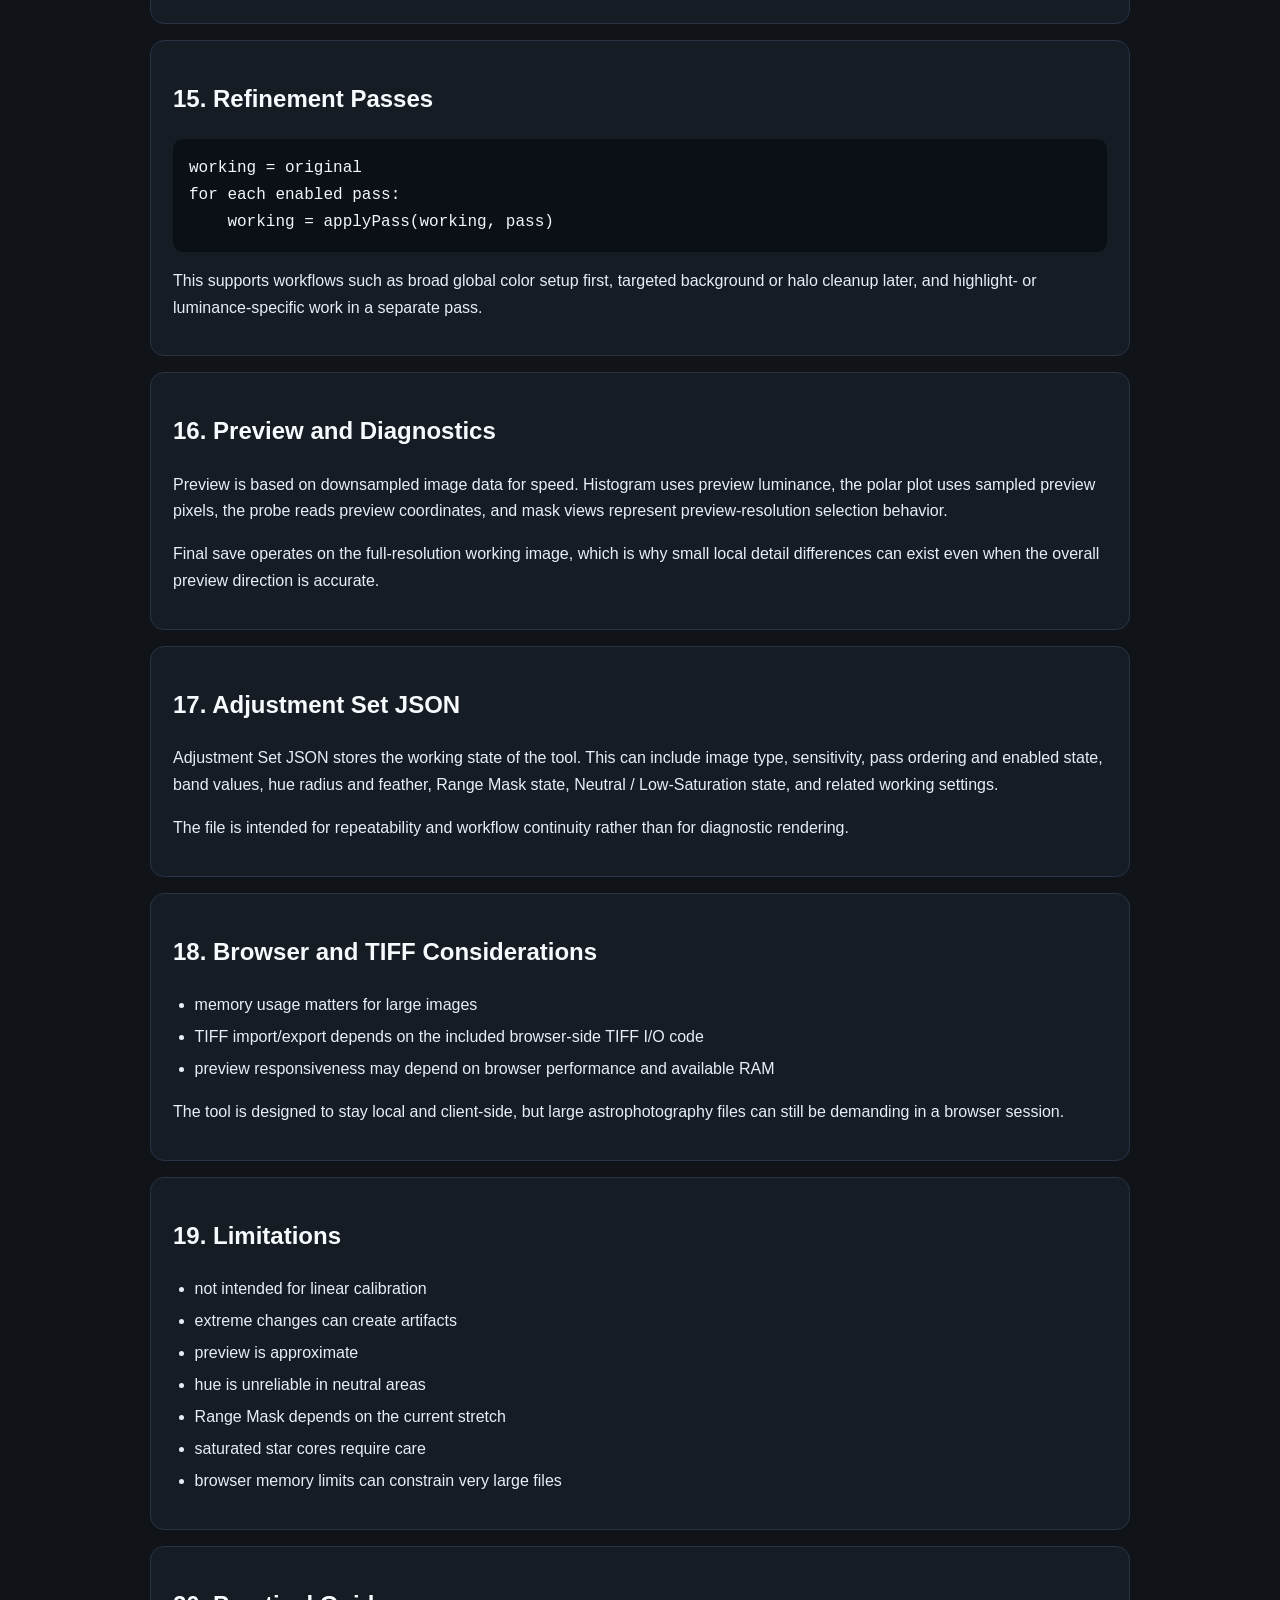
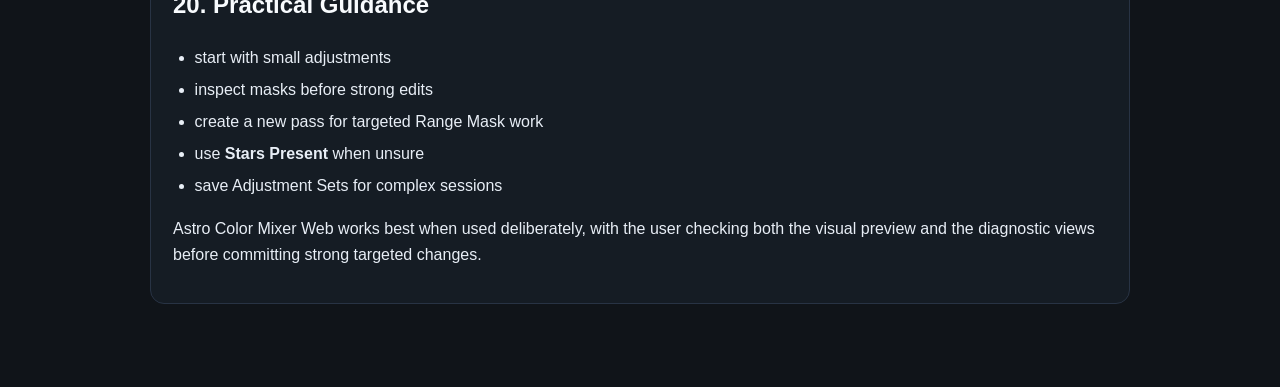
<file: TECHNICAL_APPENDIX.html>
<!doctype html>
<html lang="en">
<head>
  <meta charset="utf-8">
  <meta name="viewport" content="width=device-width, initial-scale=1.0">
  <title>Astro Color Mixer Web Technical Appendix</title>
  <style>
    body { margin: 0; background: #101419; color: #e8eef6; font: 16px/1.68 -apple-system, BlinkMacSystemFont, "Segoe UI", sans-serif; }
    main { max-width: 980px; margin: 0 auto; padding: 44px 24px 72px; }
    h1, h2, h3 { color: #f8fbfe; }
    h1 { margin-bottom: 0.35rem; }
    .subtitle { color: #9fb2c9; margin: 0 0 1.5rem; }
    section { background: #151c24; border: 1px solid #283344; border-radius: 14px; padding: 18px 22px; margin: 16px 0; }
    pre { background: #0a1016; color: #f4f7fb; padding: 16px; border-radius: 10px; overflow-x: auto; }
    code { background: #0e141b; padding: 0.1rem 0.35rem; border-radius: 6px; }
    ul { padding-left: 1.35rem; }
    li { margin: 0.32rem 0; }
  </style>
</head>
<body>
  <main>
    <h1>Astro Color Mixer Web Technical Appendix</h1>
    <p class="subtitle">Processing assumptions, Selected Band mask model, Range Mask model, and browser-side implementation notes.</p>

    <section>
      <h2>1. Introduction</h2>
      <p>This appendix describes the processing model used by Astro Color Mixer Web and the practical assumptions behind it. The tool is designed for nonlinear RGB astrophotography images and combines hue-band selection, luminance-range masking, low-saturation handling, and sequential refinement passes.</p>
      <p>The goal is not to claim physically perfect color reconstruction. The goal is to provide a controlled nonlinear RGB editing model that is useful for astrophotography finishing work in a browser-based environment.</p>
    </section>

    <section>
      <h2>2. Design Goals</h2>
      <ul>
        <li>controlled nonlinear RGB refinement</li>
        <li>an astro-specific color-band workflow</li>
        <li>prevention of arbitrary global color swings</li>
        <li>support for both stars-present and starless workflows</li>
        <li>visible mask and diagnostic feedback</li>
        <li>client-side processing without uploading image data to a server</li>
      </ul>
      <p>This makes the tool a finishing and refinement environment rather than a calibration or reconstruction framework.</p>
    </section>

    <section>
      <h2>3. Processing Assumptions</h2>
      <ul>
        <li>nonlinear RGB input</li>
        <li>normalized floating-point RGB values in the range <code>0..1</code></li>
        <li>browser-local image data processing</li>
        <li>preview uses downsampled data for responsiveness</li>
        <li>final save uses full-resolution working data</li>
      </ul>
      <p>These assumptions matter because the tool is intended for post-stretch, visually guided adjustment.</p>
    </section>

    <section>
      <h2>4. Image Type: Stars Present vs Starless / Star-Reduced</h2>
      <p>In <strong>Stars Present</strong> mode, Astro Color Mixer Web assumes the image still contains bright stellar structures, star cores, and halos. Protection is more conservative around bright star-like regions so large color or luminance moves are less likely to produce star-core distortion, oversaturated halos, or harsh highlight artifacts.</p>
      <p>In <strong>Starless / Star-Reduced</strong> mode, Astro Color Mixer Web assumes stars have already been removed or strongly reduced. Protection can therefore allow more freedom in nebulae, galaxies, dust, and faint structures.</p>
      <p>This setting does <strong>not</strong> detect stars, remove stars, or create a star mask. It changes protection weighting conceptually during adjustment.</p>
    </section>

    <section>
      <h2>5. Luminance Model</h2>
      <pre>Y = 0.2126 R + 0.7152 G + 0.0722 B</pre>
      <p>Luminance is used for Range Mask construction, preview diagnostics, Neutral / Low-Saturation luminance control, and dark/highlight protection.</p>
    </section>

    <section>
      <h2>6. Hue and Saturation Selection</h2>
      <p>Hue and saturation are used for selection and adjustment behavior in an HSL-style sense. Hue is circular, hue distance must wrap at the ends of the angle domain, and low saturation makes hue unreliable.</p>
      <p>This is why weak-color background, dust, and gray structures use a separate low-saturation path instead of relying on raw hue angle alone.</p>
    </section>

    <section>
      <h2>7. Astro Color Bands</h2>
      <pre>red 0°
orange 30°
yellow 60°
green 120°
cyan 180°
blue 240°
purple 275°
magenta 315°</pre>
      <p>These band centers are practical editing regions, not strict physical line definitions.</p>
    </section>

    <section>
      <h2>8. Hue Radius and Feather</h2>
      <p>The Selected Band control in the current web engine is best understood as an outer angular radius on each side of the hue center.</p>
      <pre>distance = circularHueDistance(hue, center)
outerWidth = width
innerWidth = width * (1 - feather)
mask = 1 - smoothstep(innerWidth, outerWidth, distance)</pre>
      <p>This creates three distinct states:</p>
      <ul>
        <li><strong>Strong core</strong>: full-strength selection from the center out to <code>innerWidth</code></li>
        <li><strong>Falloff zone</strong>: a smooth decline from <code>innerWidth</code> to <code>outerWidth</code></li>
        <li><strong>Off region</strong>: no hue-band influence outside <code>outerWidth</code></li>
      </ul>
      <p>For example, if <code>outerWidth = 45°</code> and <code>feather = 0.75</code>, then <code>innerWidth = 11.25°</code>. That means the strongest influence is only near the selected hue center, while the adjustment continues to taper outward until it reaches ±45°.</p>
    </section>

    <section>
      <h2>9. Saturation Reliability</h2>
      <p>Low saturation makes hue unreliable because tiny RGB differences can produce unstable hue angles. The model therefore reduces trust in hue-band targeting as saturation falls. This prevents weak-color background and neutral structures from being pushed too aggressively by hue-specific controls.</p>
    </section>

    <section>
      <h2>10. Dark and Highlight Protection</h2>
      <p>Dark/background protection and highlight/star-core protection exist to keep the tool from behaving like an unrestricted global color rotator. Conceptually, these protections reduce adjustment weight in fragile areas such as near-black background or bright stellar cores, depending on mode and context.</p>
    </section>

    <section>
      <h2>11. Range Mask</h2>
      <pre>leftRamp = smoothstep(low - feather, low, Y)
rightRamp = 1 - smoothstep(high, high + feather, Y)
rangeMask = clamp01(leftRamp * rightRamp)</pre>
      <p>Range Mask selects a luminance interval rather than a hue interval. Low/High define the main brightness window, and Feather softens the edges so targeted adjustments do not break abruptly.</p>
    </section>

    <section>
      <h2>12. Neutral / Low-Saturation Model</h2>
      <pre>neutralMask = 1 - smoothstep(satStart, satFull, saturation)</pre>
      <p>This provides a luminance-focused path for weak-color pixels where hue is unreliable. It is especially relevant for background shaping, gray dust, and low-chroma structures. In this mode, hue radius does not apply.</p>
    </section>

    <section>
      <h2>13. Chroma-Vector Adjustment Concept</h2>
      <p>Conceptually, the tool separates a luminance-like component from chroma, scales saturation, rotates hue, adjusts luminance, then recombines and clamps to a valid RGB range. This should be understood as a practical nonlinear editing model, not a claim of perfect perceptual or physical color science.</p>
    </section>

    <section>
      <h2>14. Combined Mask</h2>
      <pre>finalMask =
  hueMask *
  saturationReliability *
  darkProtection *
  highlightProtection *
  rangeMask</pre>
      <p>If additional pass-specific terms are applied in code, they conceptually sit on top of this structure. The practical behavior is that hue selection, reliability, protection, and luminance gating combine before the edit is applied.</p>
    </section>

    <section>
      <h2>15. Refinement Passes</h2>
      <pre>working = original
for each enabled pass:
    working = applyPass(working, pass)</pre>
      <p>This supports workflows such as broad global color setup first, targeted background or halo cleanup later, and highlight- or luminance-specific work in a separate pass.</p>
    </section>

    <section>
      <h2>16. Preview and Diagnostics</h2>
      <p>Preview is based on downsampled image data for speed. Histogram uses preview luminance, the polar plot uses sampled preview pixels, the probe reads preview coordinates, and mask views represent preview-resolution selection behavior.</p>
      <p>Final save operates on the full-resolution working image, which is why small local detail differences can exist even when the overall preview direction is accurate.</p>
    </section>

    <section>
      <h2>17. Adjustment Set JSON</h2>
      <p>Adjustment Set JSON stores the working state of the tool. This can include image type, sensitivity, pass ordering and enabled state, band values, hue radius and feather, Range Mask state, Neutral / Low-Saturation state, and related working settings.</p>
      <p>The file is intended for repeatability and workflow continuity rather than for diagnostic rendering.</p>
    </section>

    <section>
      <h2>18. Browser and TIFF Considerations</h2>
      <ul>
        <li>memory usage matters for large images</li>
        <li>TIFF import/export depends on the included browser-side TIFF I/O code</li>
        <li>preview responsiveness may depend on browser performance and available RAM</li>
      </ul>
      <p>The tool is designed to stay local and client-side, but large astrophotography files can still be demanding in a browser session.</p>
    </section>

    <section>
      <h2>19. Limitations</h2>
      <ul>
        <li>not intended for linear calibration</li>
        <li>extreme changes can create artifacts</li>
        <li>preview is approximate</li>
        <li>hue is unreliable in neutral areas</li>
        <li>Range Mask depends on the current stretch</li>
        <li>saturated star cores require care</li>
        <li>browser memory limits can constrain very large files</li>
      </ul>
    </section>

    <section>
      <h2>20. Practical Guidance</h2>
      <ul>
        <li>start with small adjustments</li>
        <li>inspect masks before strong edits</li>
        <li>create a new pass for targeted Range Mask work</li>
        <li>use <strong>Stars Present</strong> when unsure</li>
        <li>save Adjustment Sets for complex sessions</li>
      </ul>
      <p>Astro Color Mixer Web works best when used deliberately, with the user checking both the visual preview and the diagnostic views before committing strong targeted changes.</p>
    </section>
  </main>
</body>
</html>
</file>
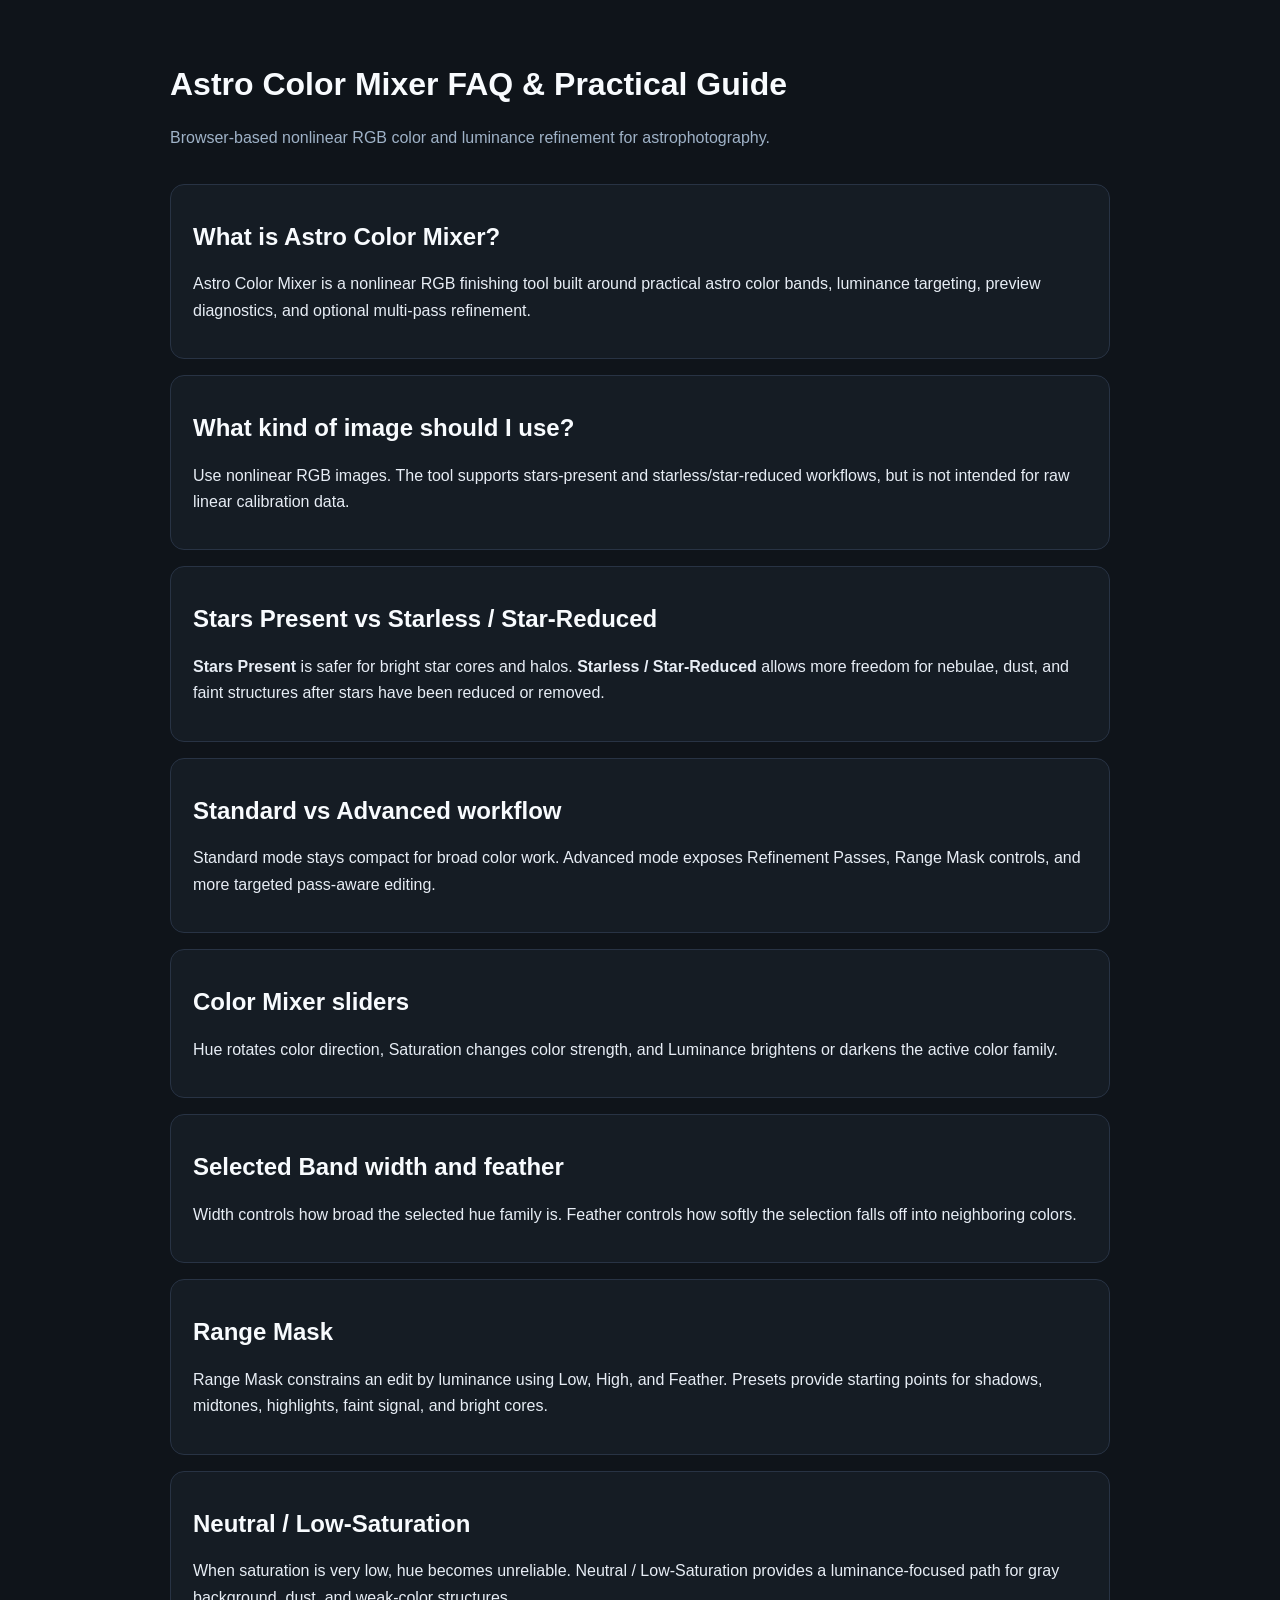
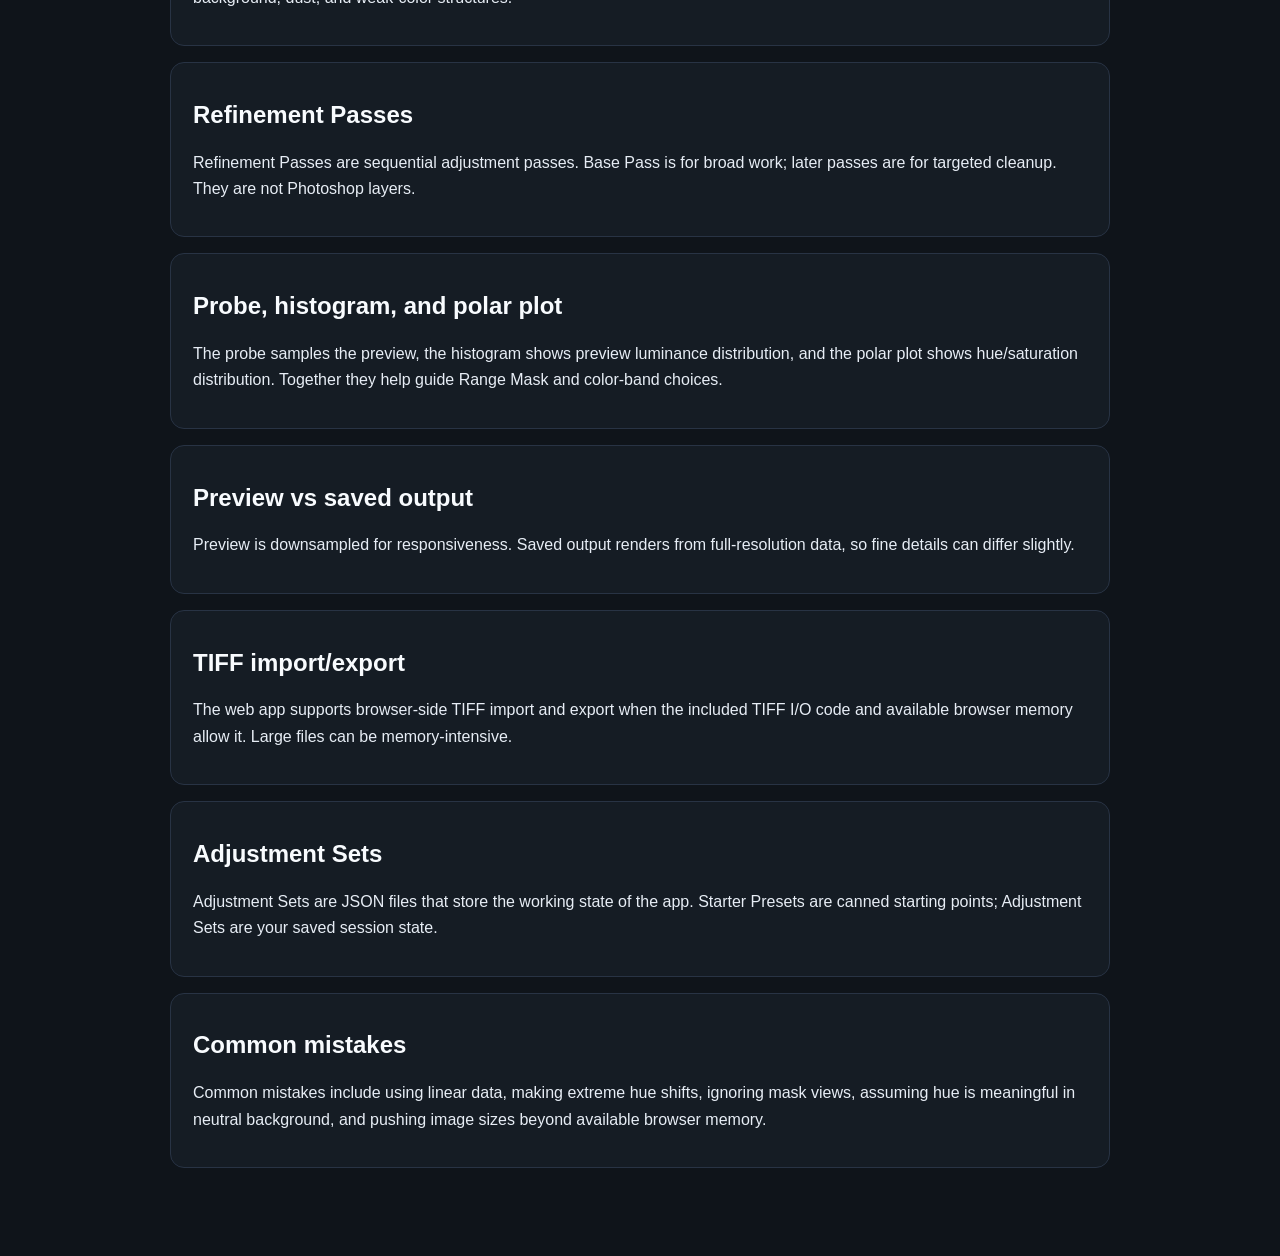
<file: docs/FAQ.html>
<!doctype html>
<html lang="en">
<head>
  <meta charset="utf-8">
  <meta name="viewport" content="width=device-width, initial-scale=1.0">
  <title>Astro Color Mixer FAQ</title>
  <style>
    body { margin: 0; background: #0f141a; color: #e7edf5; font: 16px/1.65 -apple-system, BlinkMacSystemFont, "Segoe UI", sans-serif; }
    main { max-width: 940px; margin: 0 auto; padding: 44px 24px 72px; }
    h1, h2 { color: #f8fbfe; line-height: 1.2; }
    .subtitle { color: #9fb2c7; margin-bottom: 2rem; }
    section { background: #151c24; border: 1px solid #283344; border-radius: 14px; padding: 18px 22px; margin: 16px 0; }
    code, pre { background: #0a1016; border-radius: 8px; }
    code { padding: 0.1rem 0.35rem; }
  </style>
</head>
<body>
  <main>
    <h1>Astro Color Mixer FAQ &amp; Practical Guide</h1>
    <p class="subtitle">Browser-based nonlinear RGB color and luminance refinement for astrophotography.</p>

    <section><h2>What is Astro Color Mixer?</h2><p>Astro Color Mixer is a nonlinear RGB finishing tool built around practical astro color bands, luminance targeting, preview diagnostics, and optional multi-pass refinement.</p></section>
    <section><h2>What kind of image should I use?</h2><p>Use nonlinear RGB images. The tool supports stars-present and starless/star-reduced workflows, but is not intended for raw linear calibration data.</p></section>
    <section><h2>Stars Present vs Starless / Star-Reduced</h2><p><strong>Stars Present</strong> is safer for bright star cores and halos. <strong>Starless / Star-Reduced</strong> allows more freedom for nebulae, dust, and faint structures after stars have been reduced or removed.</p></section>
    <section><h2>Standard vs Advanced workflow</h2><p>Standard mode stays compact for broad color work. Advanced mode exposes Refinement Passes, Range Mask controls, and more targeted pass-aware editing.</p></section>
    <section><h2>Color Mixer sliders</h2><p>Hue rotates color direction, Saturation changes color strength, and Luminance brightens or darkens the active color family.</p></section>
    <section><h2>Selected Band width and feather</h2><p>Width controls how broad the selected hue family is. Feather controls how softly the selection falls off into neighboring colors.</p></section>
    <section><h2>Range Mask</h2><p>Range Mask constrains an edit by luminance using Low, High, and Feather. Presets provide starting points for shadows, midtones, highlights, faint signal, and bright cores.</p></section>
    <section><h2>Neutral / Low-Saturation</h2><p>When saturation is very low, hue becomes unreliable. Neutral / Low-Saturation provides a luminance-focused path for gray background, dust, and weak-color structures.</p></section>
    <section><h2>Refinement Passes</h2><p>Refinement Passes are sequential adjustment passes. Base Pass is for broad work; later passes are for targeted cleanup. They are not Photoshop layers.</p></section>
    <section><h2>Probe, histogram, and polar plot</h2><p>The probe samples the preview, the histogram shows preview luminance distribution, and the polar plot shows hue/saturation distribution. Together they help guide Range Mask and color-band choices.</p></section>
    <section><h2>Preview vs saved output</h2><p>Preview is downsampled for responsiveness. Saved output renders from full-resolution data, so fine details can differ slightly.</p></section>
    <section><h2>TIFF import/export</h2><p>The web app supports browser-side TIFF import and export when the included TIFF I/O code and available browser memory allow it. Large files can be memory-intensive.</p></section>
    <section><h2>Adjustment Sets</h2><p>Adjustment Sets are JSON files that store the working state of the app. Starter Presets are canned starting points; Adjustment Sets are your saved session state.</p></section>
    <section><h2>Common mistakes</h2><p>Common mistakes include using linear data, making extreme hue shifts, ignoring mask views, assuming hue is meaningful in neutral background, and pushing image sizes beyond available browser memory.</p></section>
  </main>
</body>
</html>
</file>
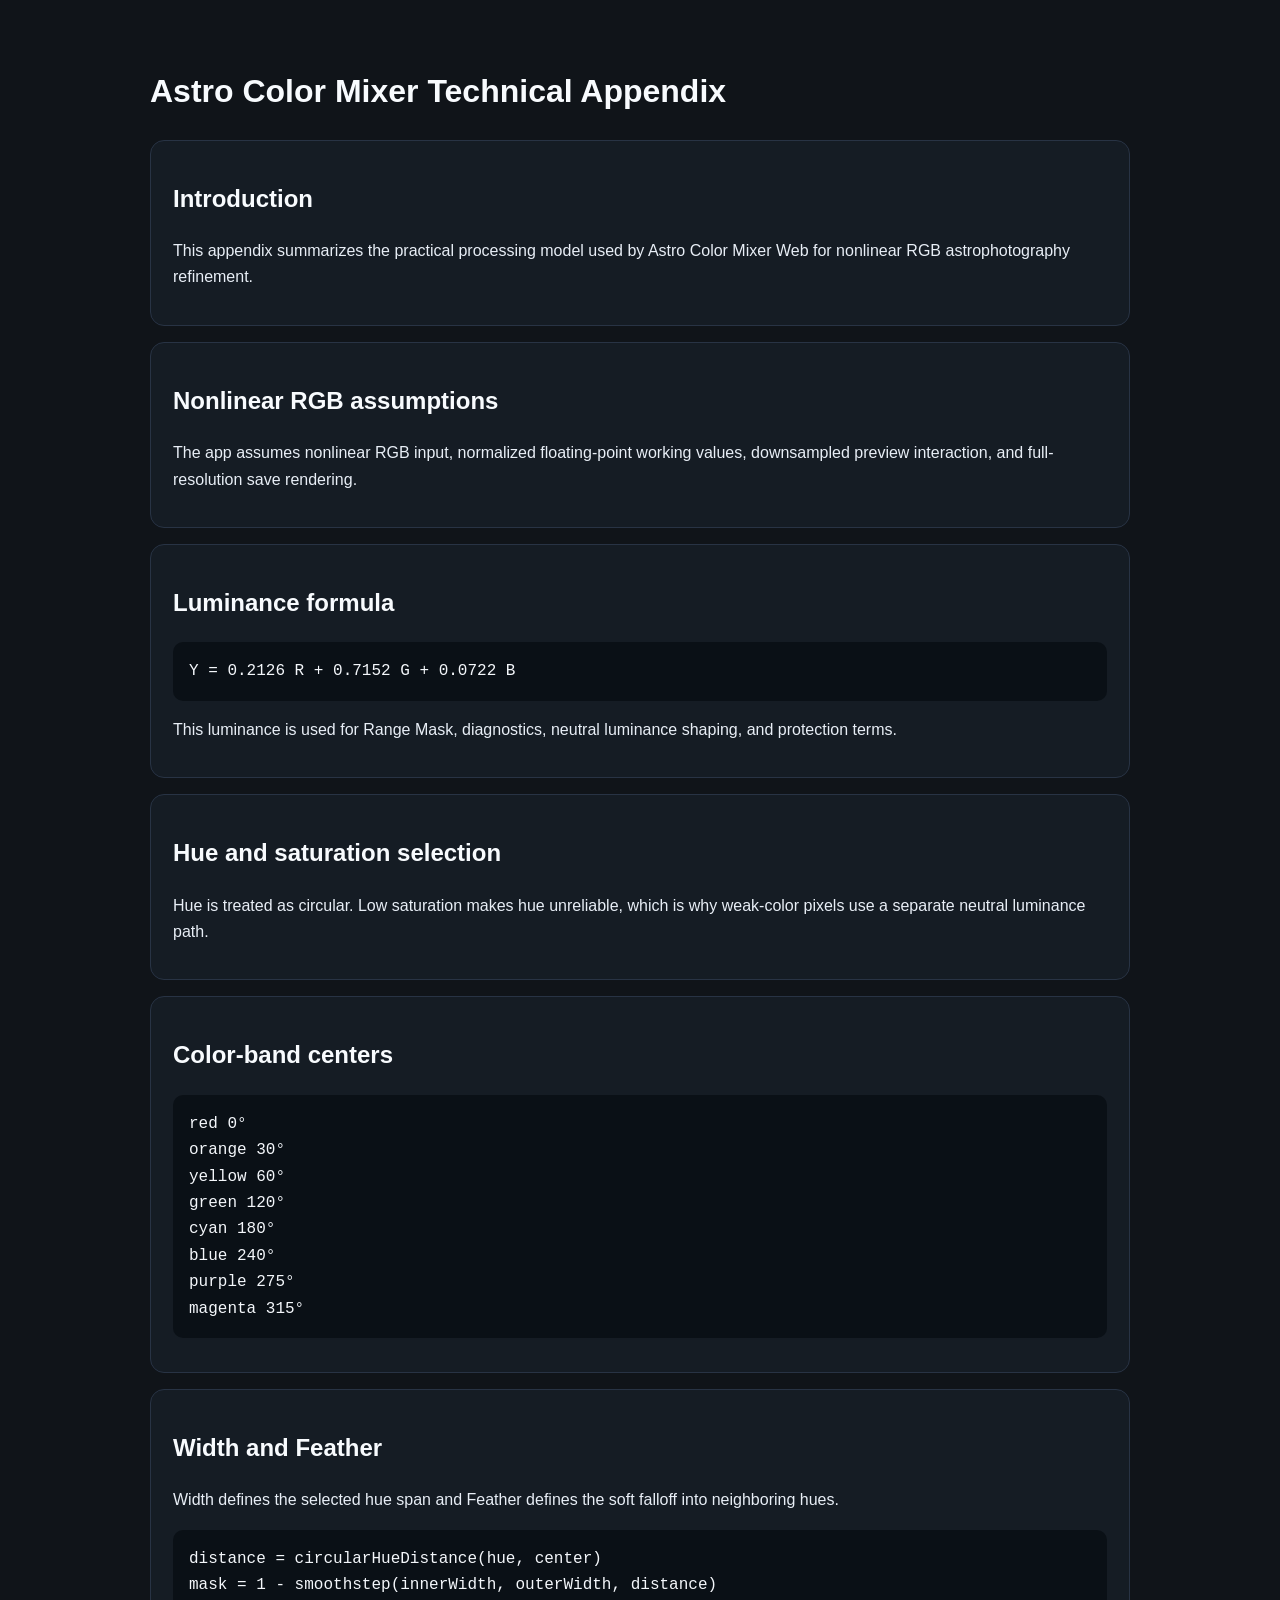
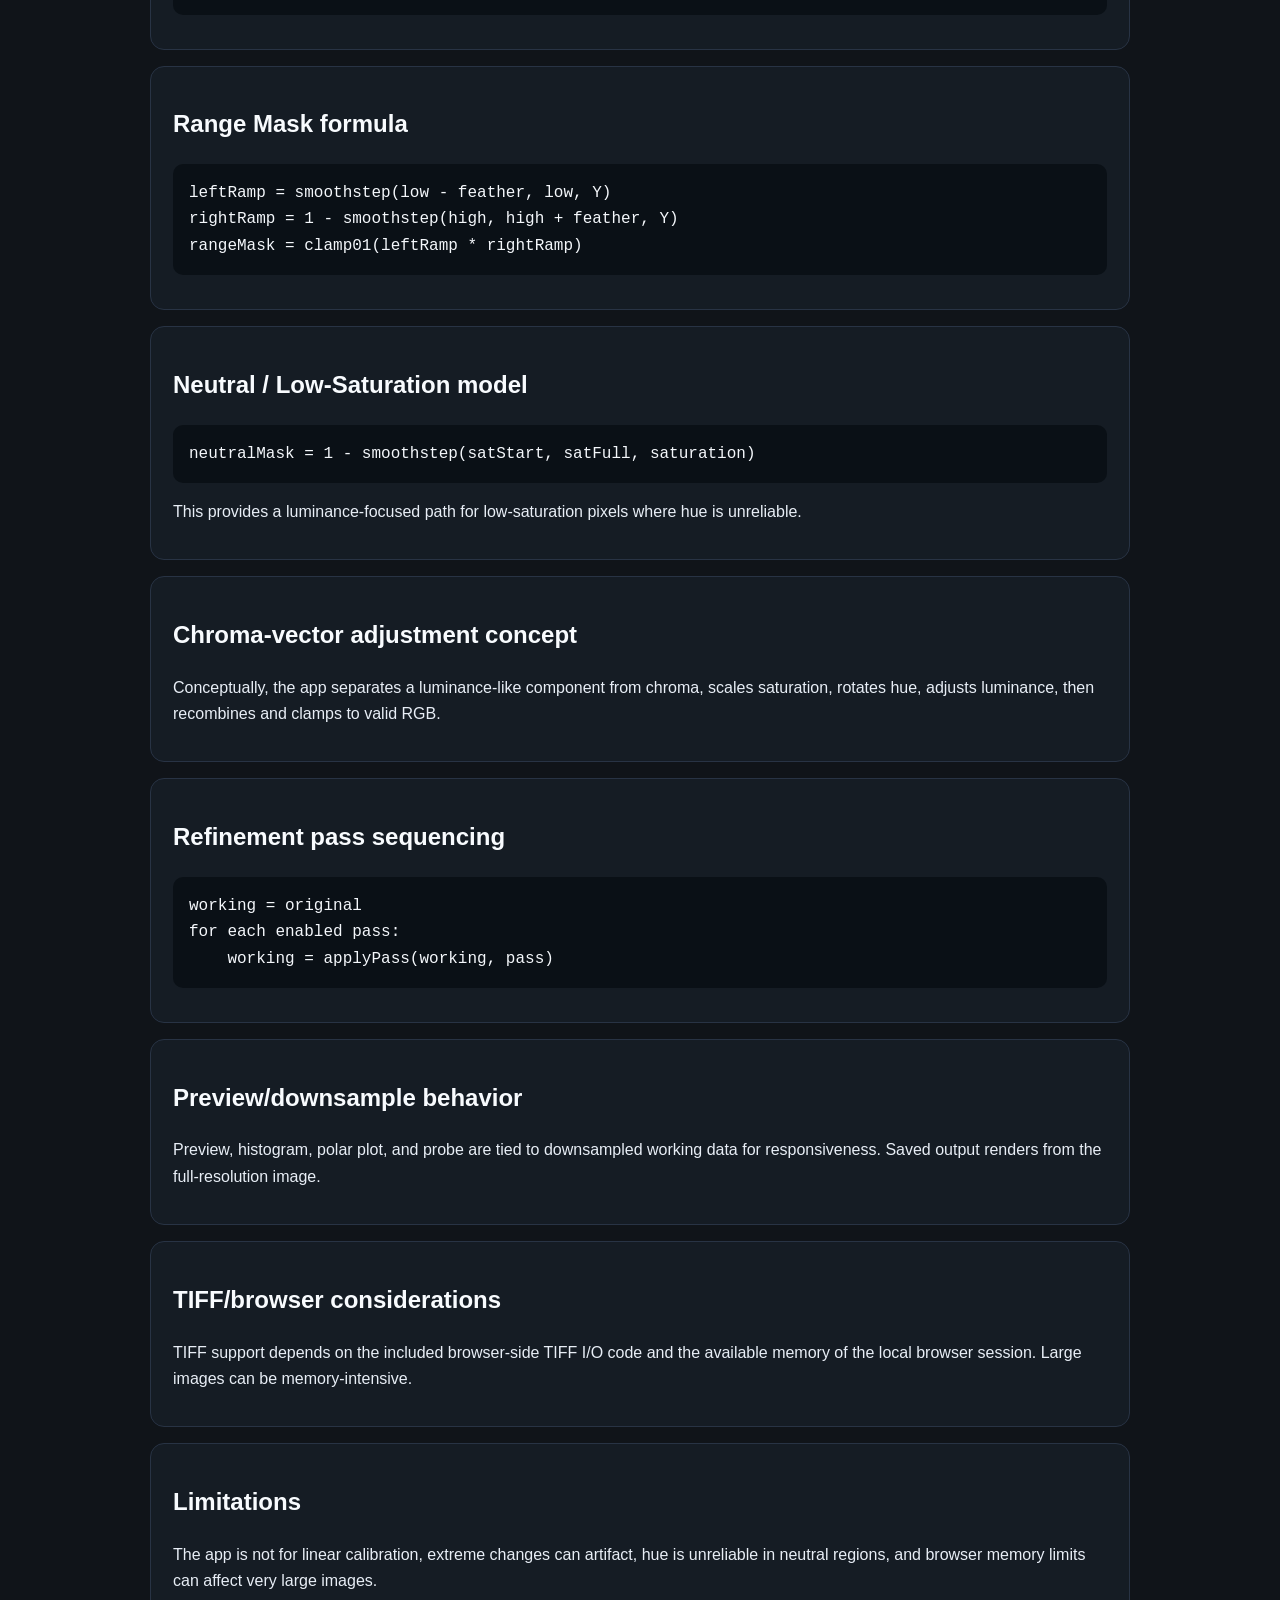
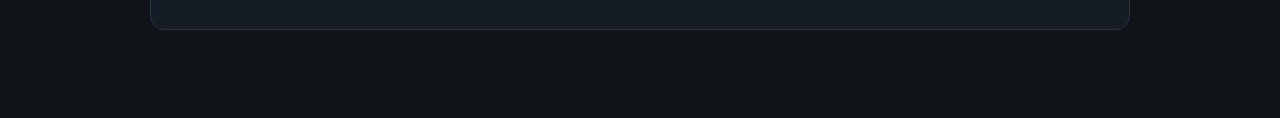
<file: docs/TECHNICAL_APPENDIX.html>
<!doctype html>
<html lang="en">
<head>
  <meta charset="utf-8">
  <meta name="viewport" content="width=device-width, initial-scale=1.0">
  <title>Astro Color Mixer Technical Appendix</title>
  <style>
    body { margin: 0; background: #101419; color: #e8eef6; font: 16px/1.65 -apple-system, BlinkMacSystemFont, "Segoe UI", sans-serif; }
    main { max-width: 980px; margin: 0 auto; padding: 44px 24px 72px; }
    h1, h2 { color: #f8fbfe; }
    section { background: #151c24; border: 1px solid #283344; border-radius: 14px; padding: 18px 22px; margin: 16px 0; }
    pre { background: #0a1016; color: #f4f7fb; padding: 16px; border-radius: 10px; overflow-x: auto; }
  </style>
</head>
<body>
  <main>
    <h1>Astro Color Mixer Technical Appendix</h1>

    <section><h2>Introduction</h2><p>This appendix summarizes the practical processing model used by Astro Color Mixer Web for nonlinear RGB astrophotography refinement.</p></section>
    <section><h2>Nonlinear RGB assumptions</h2><p>The app assumes nonlinear RGB input, normalized floating-point working values, downsampled preview interaction, and full-resolution save rendering.</p></section>
    <section><h2>Luminance formula</h2><pre>Y = 0.2126 R + 0.7152 G + 0.0722 B</pre><p>This luminance is used for Range Mask, diagnostics, neutral luminance shaping, and protection terms.</p></section>
    <section><h2>Hue and saturation selection</h2><p>Hue is treated as circular. Low saturation makes hue unreliable, which is why weak-color pixels use a separate neutral luminance path.</p></section>
    <section><h2>Color-band centers</h2><pre>red 0°
orange 30°
yellow 60°
green 120°
cyan 180°
blue 240°
purple 275°
magenta 315°</pre></section>
    <section><h2>Width and Feather</h2><p>Width defines the selected hue span and Feather defines the soft falloff into neighboring hues.</p><pre>distance = circularHueDistance(hue, center)
mask = 1 - smoothstep(innerWidth, outerWidth, distance)</pre></section>
    <section><h2>Range Mask formula</h2><pre>leftRamp = smoothstep(low - feather, low, Y)
rightRamp = 1 - smoothstep(high, high + feather, Y)
rangeMask = clamp01(leftRamp * rightRamp)</pre></section>
    <section><h2>Neutral / Low-Saturation model</h2><pre>neutralMask = 1 - smoothstep(satStart, satFull, saturation)</pre><p>This provides a luminance-focused path for low-saturation pixels where hue is unreliable.</p></section>
    <section><h2>Chroma-vector adjustment concept</h2><p>Conceptually, the app separates a luminance-like component from chroma, scales saturation, rotates hue, adjusts luminance, then recombines and clamps to valid RGB.</p></section>
    <section><h2>Refinement pass sequencing</h2><pre>working = original
for each enabled pass:
    working = applyPass(working, pass)</pre></section>
    <section><h2>Preview/downsample behavior</h2><p>Preview, histogram, polar plot, and probe are tied to downsampled working data for responsiveness. Saved output renders from the full-resolution image.</p></section>
    <section><h2>TIFF/browser considerations</h2><p>TIFF support depends on the included browser-side TIFF I/O code and the available memory of the local browser session. Large images can be memory-intensive.</p></section>
    <section><h2>Limitations</h2><p>The app is not for linear calibration, extreme changes can artifact, hue is unreliable in neutral regions, and browser memory limits can affect very large images.</p></section>
  </main>
</body>
</html>
</file>
<file: app.css>
/* Astro Color Mixer Web v0.9.3-beta */

:root {
  color-scheme: dark;
  --bg: #101216;
  --panel: #171b21;
  --panel-2: #202631;
  --panel-3: #11161d;
  --text: #e8e8e8;
  --muted: #aeb4bd;
  --accent: #d6a21b;
  --accent-orange: #f0a12a;
  --border: rgba(255,255,255,0.12);
  --canvas: #080a0d;
  --glow: rgba(240,161,42,0.25);
  --shadow: 0 18px 42px rgba(0, 0, 0, 0.36);
}

* {
  box-sizing: border-box;
}

html,
body {
  margin: 0;
  height: 100%;
  background:
    radial-gradient(circle at top left, rgba(240, 161, 42, 0.08), transparent 26%),
    radial-gradient(circle at bottom right, rgba(81, 124, 255, 0.08), transparent 28%),
    var(--bg);
  color: var(--text);
  font-family: "Avenir Next", "Segoe UI", sans-serif;
  font-size: 14px;
}

body {
  display: grid;
  grid-template-rows: auto auto 1fr auto;
  overflow: hidden;
}

.app-hero {
  display: flex;
  justify-content: space-between;
  align-items: center;
  gap: 0.9rem;
  padding: 0.55rem 0.85rem 0.42rem;
  border-bottom: 1px solid var(--border);
  background: linear-gradient(180deg, rgba(11, 13, 17, 0.98), rgba(11, 13, 17, 0.86));
  backdrop-filter: blur(18px);
}

.brand-lockup {
  display: flex;
  align-items: center;
  gap: 0.85rem;
}

.hero-actions {
  display: flex;
  align-items: center;
  gap: 0.55rem;
}

.cc-logo {
  width: 164px;
  height: 62px;
  object-fit: contain;
  object-position: center;
  border-radius: 0;
  border: 0;
  box-shadow: none;
  background: transparent;
  padding: 0;
}

.hero-copy h1 {
  margin: 0;
  font-size: 1.42rem;
  line-height: 1.05;
}

.title-version {
  display: inline-block;
  margin-left: 0.45rem;
  color: #f6d77c;
  font-size: 0.62em;
  font-weight: 700;
  letter-spacing: 0.02em;
  white-space: nowrap;
}

.hero-copy p {
  margin: 0.22rem 0 0;
  color: var(--muted);
  font-size: 0.9rem;
}

.app-toolbar {
  display: grid;
  grid-template-columns: minmax(0, 1fr) auto minmax(0, 1fr);
  align-items: center;
  gap: 0.14rem 0.55rem;
  padding: 0.1rem 0.62rem;
  border-bottom: 1px solid var(--border);
  background: rgba(11, 13, 17, 0.84);
  backdrop-filter: blur(14px);
}

.toolbar-group {
  display: flex;
  align-items: center;
  gap: 0.24rem;
  flex-wrap: wrap;
}

.toolbar-group-primary {
  align-items: center;
  justify-self: start;
}

.toolbar-group-mode {
  align-items: center;
  justify-self: center;
}

.mode-toolbar-field {
  padding: 0.22rem 0.44rem 0.28rem;
  border-radius: 14px;
  border: 1px solid rgba(214,162,27,0.24);
  background: rgba(214,162,27,0.07);
  box-shadow: 0 0 0 1px rgba(214,162,27,0.08), 0 10px 26px rgba(0,0,0,0.16);
}

.mode-toolbar-label {
  color: #f2d684;
  font-weight: 700;
  text-align: center;
  font-size: 0.74rem;
}

.mode-toolbar-inline {
  display: inline-flex;
  align-items: center;
  gap: 0.4rem;
}

.mode-toolbar-field select {
  min-width: 154px;
  border-color: rgba(214,162,27,0.28);
  box-shadow: 0 0 0 1px rgba(214,162,27,0.08);
  font-size: 0.95rem;
  font-weight: 700;
}

.mode-toolbar-hint {
  color: var(--muted);
  font-size: 0.72rem;
  white-space: nowrap;
}

.toolbar-group-controls {
  justify-self: end;
}

.toolbar-label {
  display: grid;
  gap: 0.1rem;
  color: var(--muted);
  font-size: 0.68rem;
}

.toolbar-label.compact {
  font-size: 0.72rem;
}

.toolbar-label select {
  min-width: 122px;
}

.toolbar-inline {
  display: grid;
  grid-template-columns: minmax(0, 1fr) auto;
  gap: 0.22rem;
  align-items: center;
}

.button {
  appearance: none;
  border: 1px solid var(--border);
  background: var(--panel-2);
  color: var(--text);
  border-radius: 12px;
  min-height: 22px;
  padding: 0 0.5rem;
  font: inherit;
  cursor: pointer;
  transition: transform 140ms ease, border-color 140ms ease, background 140ms ease, box-shadow 140ms ease;
}

.button:hover {
  transform: translateY(-1px);
  border-color: rgba(255, 255, 255, 0.22);
}

.button.accent {
  background: linear-gradient(180deg, rgba(240, 161, 42, 0.96), rgba(214, 162, 27, 0.88));
  color: #171008;
  border-color: rgba(255, 216, 134, 0.38);
}

.button.subtle {
  background: rgba(255,255,255,0.02);
}

.button.is-highlighted {
  border-color: rgba(214,162,27,0.46);
  box-shadow: 0 0 0 1px rgba(214,162,27,0.16), 0 0 18px rgba(214,162,27,0.12);
}

select,
input[type="range"] {
  accent-color: var(--accent);
}

select {
  appearance: none;
  border: 1px solid rgba(255,255,255,0.16);
  background: var(--panel-2);
  color: var(--text);
  border-radius: 12px;
  min-height: 22px;
  padding: 0 0.48rem;
  font: inherit;
}

.toggle-chip {
  display: inline-flex;
  align-items: center;
  gap: 0.35rem;
  min-height: 22px;
  padding: 0 0.42rem;
  border-radius: 999px;
  border: 1px solid rgba(255,255,255,0.12);
  background: rgba(255,255,255,0.03);
  color: var(--text);
}

.toggle-chip input {
  width: 0.95rem;
  height: 0.95rem;
}

.workspace {
  min-height: 0;
  padding: 0.55rem;
  display: grid;
  grid-template-columns: minmax(340px, 395px) minmax(0, 1fr);
  gap: 0.55rem;
  padding-bottom: 2.3rem;
}

.control-panel {
  min-height: 0;
  display: grid;
  grid-template-rows: minmax(320px, 1.12fr) minmax(260px, 0.88fr);
  gap: 0.22rem;
  overflow: hidden;
}

.panel-block,
.analysis-panel,
.viewport-panel {
  min-height: 0;
  border: 1px solid var(--border);
  border-radius: 20px;
  background:
    linear-gradient(180deg, rgba(255, 255, 255, 0.02), transparent 16%),
    var(--panel);
  box-shadow: var(--shadow);
}

.panel-block {
  padding: 0.38rem 0.46rem;
  display: grid;
  gap: 0.3rem;
}

.mixer-panel {
  grid-template-rows: auto auto auto auto minmax(0, 1fr);
  min-height: 0;
  overflow: auto;
  padding-right: 0.36rem;
}

.starter-presets-panel {
  border: 1px solid rgba(255,255,255,0.08);
  border-radius: 14px;
  background: rgba(255,255,255,0.02);
  overflow: hidden;
}

.starter-presets-panel summary {
  list-style: none;
  cursor: pointer;
  padding: 0.32rem 0.44rem;
}

.starter-presets-panel summary::-webkit-details-marker {
  display: none;
}

.starter-presets-panel:not([open]) .disclosure-arrow {
  transform: rotate(180deg);
}

.starter-presets-panel[open] .disclosure-arrow {
  transform: rotate(0deg);
}

.starter-presets-panel.is-demoted {
  opacity: 0.92;
}

.starter-presets-panel .preset-strip,
.starter-presets-panel .preset-help {
  padding-left: 0.44rem;
  padding-right: 0.44rem;
}

.starter-presets-panel .preset-help {
  padding-bottom: 0.38rem;
}

.preset-strip {
  display: grid;
  gap: 0.14rem;
}

.preset-field {
  min-width: 0;
}

.preset-inline {
  display: grid;
  grid-template-columns: minmax(0, 1fr) auto auto auto;
  gap: 0.18rem;
  align-items: center;
}

.preset-inline .button {
  min-height: 24px;
  padding: 0 0.5rem;
  font-size: 0.7rem;
}

.preset-inline select {
  min-width: 0;
  font-size: 0.94rem;
}

.preset-help {
  color: var(--muted);
  font-size: 0.58rem;
  line-height: 1.12;
}

.pass-strip {
  display: grid;
  gap: 0.14rem;
}

.pass-field {
  min-width: 0;
}

.pass-inline {
  display: grid;
  grid-template-columns: minmax(0, 1fr) auto auto auto;
  gap: 0.18rem;
  align-items: center;
}

.pass-inline select {
  min-width: 0;
  font-size: 0.9rem;
}

.pass-inline .button {
  min-height: 24px;
  padding: 0 0.5rem;
  font-size: 0.7rem;
}

.pass-help {
  color: var(--muted);
  font-size: 0.58rem;
  line-height: 1.12;
}

.pass-stack-list {
  display: grid;
  gap: 0.16rem;
  max-height: 74px;
  overflow: auto;
  padding-right: 0.06rem;
}

.pass-stack-row {
  display: grid;
  grid-template-columns: 14px minmax(0, 1fr) auto auto;
  align-items: center;
  gap: 0.28rem;
  padding: 0.24rem 0.38rem;
  border-radius: 12px;
  border: 1px solid rgba(255,255,255,0.08);
  background: rgba(255,255,255,0.03);
  cursor: pointer;
}

.pass-stack-row.is-selected {
  border-color: rgba(214,162,27,0.56);
  background: linear-gradient(90deg, rgba(214,162,27,0.14), rgba(255,255,255,0.03));
}

.pass-stack-row:focus-visible {
  outline: 1px solid rgba(214,162,27,0.72);
  outline-offset: 1px;
}

.pass-stack-enabled {
  width: 12px;
  height: 12px;
  margin: 0;
}

.pass-stack-name {
  min-width: 0;
  overflow: hidden;
  text-overflow: ellipsis;
  white-space: nowrap;
  font-size: 0.71rem;
  font-weight: 650;
}

.pass-stack-badge {
  color: var(--muted);
  font-size: 0.58rem;
  white-space: nowrap;
}

.pass-stack-badge.is-rm {
  color: #f3d47e;
}

.tool-panel {
  overflow: auto;
  align-content: start;
  grid-template-rows: auto auto minmax(0, 1fr);
  padding-right: 0.36rem;
}

.range-mask-pass-prompt {
  display: grid;
  gap: 0.18rem;
  padding: 0.34rem 0.4rem;
  border-radius: 12px;
  border: 1px solid rgba(214,162,27,0.26);
  background: rgba(214,162,27,0.08);
}

.prompt-title {
  font-size: 0.74rem;
  font-weight: 700;
  color: #f3d47e;
}

.prompt-copy {
  font-size: 0.64rem;
  color: var(--muted);
  line-height: 1.24;
}

.prompt-actions {
  display: flex;
  gap: 0.22rem;
  flex-wrap: wrap;
}

.prompt-actions .button {
  min-height: 24px;
  padding: 0 0.52rem;
  font-size: 0.68rem;
}

.modal-backdrop {
  position: fixed;
  inset: 0;
  z-index: 80;
  display: flex;
  align-items: center;
  justify-content: center;
  padding: 1rem;
  background: rgba(5, 7, 10, 0.38);
  backdrop-filter: blur(6px);
}

.modal-card {
  width: min(760px, calc(100vw - 2rem));
  max-width: 760px;
  padding: 1.1rem 1.12rem 1.14rem;
  border-radius: 22px;
  border: 1px solid rgba(214,162,27,0.32);
  background:
    radial-gradient(circle at top right, rgba(214,162,27,0.08), transparent 28%),
    linear-gradient(180deg, rgba(255,255,255,0.03), transparent 14%),
    var(--panel);
  box-shadow: 0 20px 54px rgba(0,0,0,0.34), 0 0 0 1px rgba(214,162,27,0.08);
}

.modal-kicker {
  display: inline-flex;
  align-items: center;
  margin-bottom: 0.28rem;
  padding: 0.14rem 0.42rem;
  border-radius: 999px;
  background: rgba(214,162,27,0.1);
  border: 1px solid rgba(214,162,27,0.22);
  color: #f3d47e;
  font-size: 0.72rem;
  font-weight: 700;
  letter-spacing: 0.02em;
}

.modal-heading h3 {
  margin: 0;
  font-size: 1.24rem;
  color: #f2deb0;
}

.modal-copy {
  margin-top: 0.5rem;
  color: var(--text);
  line-height: 1.46;
  font-size: 0.98rem;
}

.modal-lead {
  color: #f4df9f;
  font-size: 1rem;
  font-weight: 700;
}

.modal-paragraph + .modal-paragraph,
.modal-lead + .modal-paragraph,
.modal-points + .modal-paragraph {
  margin-top: 0.48rem;
}

.modal-points {
  display: grid;
  gap: 0.22rem;
  margin-top: 0.4rem;
  color: rgba(255,255,255,0.92);
  font-size: 0.93rem;
}

.modal-actions {
  display: flex;
  gap: 0.28rem;
  justify-content: flex-start;
  flex-wrap: wrap;
  margin-top: 0.85rem;
}

.modal-actions .button {
  min-height: 34px;
  padding: 0 0.8rem;
  font-size: 0.92rem;
}

.modal-actions .button.is-default-action {
  box-shadow: 0 0 0 1px rgba(214,162,27,0.18), 0 0 18px rgba(214,162,27,0.14);
}

.button:disabled {
  opacity: 0.5;
  cursor: not-allowed;
  transform: none;
}

.tool-tabs {
  gap: 0;
  padding-bottom: 0.1rem;
  border-bottom: 1px solid rgba(255,255,255,0.08);
}

.tool-tab {
  border-radius: 14px 14px 0 0;
  padding: 0.28rem 0.62rem 0.26rem;
  margin-bottom: -1px;
  border-bottom-color: transparent;
  background: rgba(255,255,255,0.02);
}

.tool-tab.is-active {
  border-bottom-color: var(--panel);
  box-shadow: none;
}

.panel-heading {
  display: flex;
  justify-content: space-between;
  align-items: start;
  gap: 0.4rem;
}

.heading-actions {
  display: flex;
  align-items: center;
  gap: 0.28rem;
  flex-wrap: wrap;
  justify-content: end;
}

.panel-heading h2 {
  margin: 0;
  font-size: 1.04rem;
  font-weight: 700;
}

.heading-label {
  display: inline-flex;
  align-items: center;
  gap: 0.35rem;
}

.help-chip {
  position: relative;
  appearance: none;
  width: 18px;
  height: 18px;
  border-radius: 999px;
  border: 1px solid rgba(214,162,27,0.34);
  background: rgba(214,162,27,0.1);
  color: #f3d47e;
  font: 700 11px/1 "Avenir Next", "Segoe UI", sans-serif;
  cursor: help;
  padding: 0;
}

.help-chip::after {
  content: attr(data-tip);
  position: absolute;
  left: 50%;
  top: calc(100% + 8px);
  transform: translateX(-50%);
  min-width: 180px;
  max-width: 250px;
  padding: 0.5rem 0.6rem;
  border-radius: 10px;
  border: 1px solid rgba(255,255,255,0.12);
  background: rgba(15, 18, 23, 0.96);
  color: var(--text);
  font: 12px/1.35 "Avenir Next", "Segoe UI", sans-serif;
  text-align: left;
  box-shadow: 0 18px 30px rgba(0,0,0,0.34);
  opacity: 0;
  pointer-events: none;
  z-index: 30;
}

.help-chip:hover::after,
.help-chip:focus-visible::after {
  opacity: 1;
}

.selected-pill,
.band-active-pill {
  border-radius: 999px;
  background: rgba(255, 255, 255, 0.06);
  color: var(--muted);
  padding: 0.16rem 0.42rem;
  font-size: 0.66rem;
}

.band-active-pill {
  background: rgba(214, 162, 27, 0.16);
  color: #f3d47e;
  text-transform: uppercase;
  letter-spacing: 0.04em;
}

.active-summary {
  color: #f0d792;
  font-size: 0.7rem;
  text-align: right;
  max-width: 58%;
  white-space: nowrap;
  overflow: hidden;
  text-overflow: ellipsis;
  align-self: center;
}

.tabs {
  display: flex;
  gap: 0.28rem;
  flex-wrap: wrap;
}

.tab {
  appearance: none;
  border: 1px solid rgba(255,255,255,0.14);
  background: var(--panel-2);
  color: var(--muted);
  border-radius: 999px;
  padding: 0.28rem 0.64rem;
  font: inherit;
  cursor: pointer;
  transition: 160ms ease;
}

.tab.is-active {
  background: linear-gradient(180deg, rgba(214, 162, 27, 0.22), rgba(214, 162, 27, 0.06));
  border-color: rgba(214,162,27,0.5);
  color: var(--text);
  box-shadow: 0 0 0 1px rgba(214,162,27,0.12), 0 0 18px rgba(214,162,27,0.08);
}

.slider-panel {
  min-height: 0;
  overflow: visible;
  display: grid;
  gap: 0.14rem;
  align-content: start;
}

.band-row {
  display: grid;
  grid-template-columns: minmax(0, 1.08fr) minmax(104px, 1fr) 38px 16px;
  align-items: center;
  gap: 0.22rem;
  padding: 0.18rem 0.28rem;
  border-radius: 10px;
  border: 1px solid rgba(255,255,255,0.08);
  background: rgba(255,255,255,0.02);
  transition: 160ms ease;
}

.band-row.is-neutral {
  background: linear-gradient(90deg, rgba(255,255,255,0.06), rgba(255,255,255,0.02));
}

.band-row.is-selected {
  border-color: rgba(214,162,27,0.6);
  background: linear-gradient(90deg, rgba(214, 162, 27, 0.16), rgba(255, 255, 255, 0.02));
  box-shadow: inset 0 0 0 1px rgba(214, 162, 27, 0.14);
}

.band-row.is-active:not(.is-selected) {
  border-color: rgba(214,162,27,0.24);
}

.band-name-row {
  display: flex;
  align-items: center;
  gap: 0.22rem;
}

.band-name {
  display: block;
  font-weight: 650;
  line-height: 1.08;
  font-size: 0.72rem;
}

.band-center {
  display: block;
  color: var(--muted);
  margin-top: 0.02rem;
  font-size: 0.54rem;
}

.band-value {
  text-align: right;
  color: var(--text);
  font-variant-numeric: tabular-nums;
  font-size: 0.66rem;
}

.band-reset {
  min-height: 16px;
  height: 16px;
  width: 16px;
  padding: 0;
  border-radius: 999px;
  border: 1px solid rgba(255, 255, 255, 0.12);
  background: rgba(255, 255, 255, 0.04);
  color: var(--muted);
  font-size: 0.58rem;
  line-height: 1;
}

.tool-card {
  display: grid;
  gap: 0.28rem;
}

.active-pass-card {
  display: grid;
  gap: 0.12rem;
  padding-bottom: 0.08rem;
  border-bottom: 1px solid rgba(255,255,255,0.06);
}

.compact-heading h2 {
  margin: 0;
  font-size: 0.84rem;
}

.active-pass-compare-note {
  color: var(--muted);
  font-size: 0.58rem;
  line-height: 1.16;
}

.adjustment-stack-list {
  display: flex;
  gap: 0.16rem;
  max-height: none;
  overflow-x: auto;
  overflow-y: hidden;
  padding: 0.02rem 0.02rem 0.12rem;
  scrollbar-width: thin;
}

.stack-row {
  display: inline-grid;
  grid-template-columns: 14px minmax(0, auto) auto auto auto;
  align-items: center;
  gap: 0.22rem;
  padding: 0.2rem 0.34rem;
  border-radius: 999px;
  border: 1px solid rgba(255,255,255,0.08);
  background: rgba(255,255,255,0.03);
  cursor: pointer;
  flex: 0 0 auto;
  min-height: 28px;
}

.stack-row.is-selected {
  border-color: rgba(214,162,27,0.6);
  background: linear-gradient(90deg, rgba(214,162,27,0.16), rgba(255,255,255,0.02));
}

.stack-row:focus-visible {
  outline: 1px solid rgba(214,162,27,0.72);
  outline-offset: 1px;
}

.stack-enabled {
  width: 12px;
  height: 12px;
  margin: 0;
}

.stack-order {
  color: var(--muted);
  display: none;
}

.stack-name {
  min-width: 0;
  overflow: hidden;
  text-overflow: ellipsis;
  white-space: nowrap;
  font-size: 0.68rem;
  font-weight: 650;
  max-width: 124px;
}

.stack-band,
.stack-badge {
  color: var(--muted);
  font-size: 0.58rem;
  white-space: nowrap;
}

.stack-badge {
  color: #f3d47e;
}

.stack-badge-subtle {
  color: rgba(255,255,255,0.72);
}

.tool-note {
  display: none;
}

.toggle-button {
  appearance: none;
  border: 1px solid rgba(255,255,255,0.12);
  background: rgba(255,255,255,0.03);
  color: var(--text);
  border-radius: 999px;
  padding: 0.36rem 0.68rem;
  cursor: pointer;
}

.toggle-button.is-active {
  border-color: rgba(214,162,27,0.48);
  background: rgba(214,162,27,0.14);
  color: #f5dd97;
}

.toggle-button.is-disabled {
  opacity: 0.42;
  cursor: default;
}

.mini-reset {
  appearance: none;
  border: 1px solid rgba(255,255,255,0.12);
  background: rgba(255,255,255,0.04);
  color: var(--muted);
  border-radius: 999px;
  padding: 0.18rem 0.46rem;
  font: inherit;
  font-size: 0.68rem;
  cursor: pointer;
}

.field {
  display: grid;
  gap: 0.18rem;
}

.field span,
.field-title {
  color: var(--muted);
}

.field-title {
  display: flex;
  justify-content: space-between;
  align-items: center;
  font-variant-numeric: tabular-nums;
  font-size: 0.75rem;
}

.checkbox-row {
  display: flex;
  align-items: center;
  gap: 0.4rem;
  color: var(--text);
  min-height: 20px;
  padding: 0 0.12rem;
}

.checkbox-row input {
  width: 1rem;
  height: 1rem;
}

.hue-wheel-wrap {
  display: grid;
  justify-items: center;
  gap: 0.04rem;
}

.wheel-readout {
  color: var(--muted);
  font-size: 0.64rem;
  text-align: center;
  line-height: 1.12;
}

.wheel-readout.is-advisory {
  color: #f0d792;
}

#hue-wheel-canvas {
  width: 120px;
  height: 120px;
}

.button-row {
  display: grid;
  grid-template-columns: 1fr 1fr;
  gap: 0.22rem;
}

.viewport-shell {
  min-height: 0;
  display: grid;
  grid-template-rows: minmax(0, 1fr) auto;
  gap: 0.38rem;
}

.viewport-panel {
  display: grid;
  grid-template-rows: auto 1fr;
  overflow: hidden;
}

.viewport-header {
  display: flex;
  justify-content: space-between;
  align-items: center;
  gap: 0.6rem;
  padding: 0.16rem 0.44rem;
  border-bottom: 1px solid var(--border);
}

.preview-copy {
  display: flex;
  align-items: baseline;
  flex-wrap: wrap;
  gap: 0.18rem 0.5rem;
  min-width: 0;
}

.preview-copy h2 {
  margin: 0;
  font-size: 0.92rem;
  line-height: 1.05;
}

.preview-label {
  color: var(--muted);
  font-size: 0.7rem;
  margin-top: 0;
  white-space: nowrap;
}

.preview-file {
  color: rgba(255,255,255,0.76);
  font-size: 0.66rem;
  margin-top: 0;
  max-width: min(44vw, 560px);
  white-space: nowrap;
  overflow: hidden;
  text-overflow: ellipsis;
}

.preview-warning {
  color: #f0d792;
  font-size: 0.62rem;
  margin-top: 0;
  padding: 0.05rem 0.34rem;
  border-radius: 999px;
  border: 1px solid rgba(240, 161, 42, 0.26);
  background: rgba(240, 161, 42, 0.1);
  white-space: nowrap;
}

.preview-toolbar {
  display: flex;
  align-items: end;
  gap: 0.42rem;
  flex-wrap: wrap;
}

.zoom-label {
  color: var(--muted);
  font-size: 0.75rem;
  display: flex;
  align-items: center;
  gap: 0.45rem;
}

#zoom-slider {
  width: 132px;
}

#canvas-wrap {
  position: relative;
  min-height: 0;
  overflow: hidden;
  background:
    linear-gradient(45deg, rgba(255, 255, 255, 0.02) 25%, transparent 25%, transparent 75%, rgba(255, 255, 255, 0.02) 75%),
    linear-gradient(45deg, rgba(255, 255, 255, 0.02) 25%, transparent 25%, transparent 75%, rgba(255, 255, 255, 0.02) 75%),
    var(--canvas);
  background-size: 28px 28px;
  background-position: 0 0, 14px 14px;
}

.canvas-corner {
  position: absolute;
  top: 10px;
  z-index: 5;
  display: flex;
  align-items: end;
  gap: 0.35rem;
  flex-wrap: wrap;
  pointer-events: none;
}

.canvas-corner-left {
  left: 10px;
  max-width: 42%;
}

.canvas-corner-right {
  right: 10px;
  max-width: 54%;
  justify-content: end;
}

.overlay-label,
.overlay-button,
.overlay-zoom,
#zoom-value {
  pointer-events: auto;
}

.overlay-label select,
.overlay-button,
.overlay-zoom,
#zoom-value {
  background: rgba(18, 24, 31, 0.9);
  backdrop-filter: blur(10px);
  box-shadow: 0 8px 24px rgba(0,0,0,0.22);
}

.overlay-label {
  padding: 0.22rem 0.42rem 0.3rem;
  border-radius: 12px;
  border: 1px solid rgba(255,255,255,0.12);
  background: rgba(18, 24, 31, 0.88);
}

.overlay-label span {
  font-size: 0.68rem;
}

.overlay-button {
  min-height: 26px;
  padding: 0 0.58rem;
}

.overlay-zoom {
  padding: 0.22rem 0.42rem 0.28rem;
  border-radius: 12px;
  border: 1px solid rgba(255,255,255,0.12);
  background: rgba(18, 24, 31, 0.88);
}

.overlay-zoom span {
  font-size: 0.68rem;
}

.canvas-hint {
  position: absolute;
  left: 10px;
  bottom: 10px;
  z-index: 5;
  pointer-events: none;
  padding: 0.26rem 0.52rem;
  border-radius: 999px;
  border: 1px solid rgba(255,255,255,0.12);
  background: rgba(18, 24, 31, 0.84);
  color: rgba(255,255,255,0.82);
  font-size: 0.7rem;
  box-shadow: 0 8px 22px rgba(0,0,0,0.2);
}

#preview-canvas {
  position: absolute;
  inset: 0;
  width: 100%;
  height: 100%;
  display: block;
  touch-action: none;
}

.analysis-panel {
  overflow: hidden;
  width: min(54%, 760px);
  max-width: 100%;
  justify-self: start;
}

.analysis-panel summary,
.debug-panel summary {
  list-style: none;
  cursor: pointer;
  padding: 0.42rem 0.65rem;
  display: flex;
  align-items: center;
  justify-content: flex-start;
}

.analysis-panel summary {
  color: var(--text);
  font-size: 0.98rem;
  font-weight: 700;
  justify-content: space-between;
  gap: 0.8rem;
}

.debug-panel summary {
  color: var(--muted);
  font-size: 0.8rem;
  font-weight: 600;
}

.analysis-panel summary::-webkit-details-marker,
.debug-panel summary::-webkit-details-marker {
  display: none;
}

.summary-label {
  display: inline-flex;
  align-items: center;
  gap: 0.45rem;
}

.analysis-summary-line {
  color: var(--muted);
  font-size: 0.72rem;
  font-weight: 500;
  text-align: right;
  min-width: 0;
}

.disclosure-arrow {
  display: inline-block;
  color: rgba(255,255,255,0.92);
  transition: transform 140ms ease;
}

.analysis-panel[open] .disclosure-arrow,
.debug-panel[open] .disclosure-arrow {
  transform: rotate(180deg);
}

.analysis-body {
  grid-template-columns: minmax(0, 1.15fr) minmax(0, 0.95fr);
  gap: 0.42rem;
}

.analysis-card {
  border: 1px solid rgba(255,255,255,0.08);
  border-radius: 16px;
  background: rgba(255,255,255,0.02);
  padding: 0.34rem 0.38rem;
  display: grid;
  gap: 0.26rem;
}

.analysis-card-header {
  display: flex;
  justify-content: space-between;
  align-items: start;
  gap: 0.45rem;
}

.analysis-card-header h3 {
  margin: 0;
  font-size: 0.94rem;
}

.analysis-inline-controls {
  display: flex;
  align-items: end;
  gap: 0.4rem;
  flex-wrap: wrap;
}

.compact-field {
  min-width: 160px;
}

.compact-checkbox {
  padding: 0;
  min-height: 0;
}

.analysis-card-body {
  min-height: 0;
}

.analysis-panel[data-mode="compact"] .analysis-body {
  gap: 0.34rem;
}

.analysis-panel[data-mode="compact"] .analysis-card {
  padding: 0.28rem 0.32rem;
}

.analysis-panel[data-mode="compact"] #histogram-before-canvas,
.analysis-panel[data-mode="compact"] #histogram-after-canvas {
  height: 134px;
  max-width: 360px;
}

.analysis-panel[data-mode="compact"] .polar-column canvas {
  width: 142px;
  height: 142px;
}

.analysis-panel[data-mode="compact"] .diagnostic-stats,
.analysis-panel[data-mode="compact"] .histogram-stats {
  display: none;
}

.analysis-panel[data-mode="compact"] .probe-readout {
  font-size: 0.68rem;
  white-space: nowrap;
  overflow: hidden;
  text-overflow: ellipsis;
}

.analysis-panel[data-mode="collapsed"] .analysis-body {
  display: none;
}

.polar-layout {
  display: grid;
  grid-template-columns: 170px minmax(0, 1fr);
  gap: 0.35rem;
}

.polar-side {
  display: grid;
  align-content: start;
}

.diagnostic-stats,
.histogram-stats {
  color: var(--muted);
  line-height: 1.25;
  font-size: 0.68rem;
}

.polar-wrap {
  display: grid;
  grid-template-columns: repeat(2, minmax(190px, 1fr));
  gap: 0.35rem;
  justify-items: center;
  align-items: start;
}

.polar-column,
.histogram-layout {
  display: grid;
  justify-items: center;
  gap: 0.15rem;
}

.polar-column h4 {
  margin: 0;
  color: var(--muted);
  font-size: 0.66rem;
  font-weight: 600;
}

.polar-column canvas {
  display: block;
  width: 180px;
  height: 180px;
}

.histogram-layout {
  align-content: start;
}

.histogram-pair {
  width: 100%;
  display: grid;
  grid-template-columns: repeat(2, minmax(0, 1fr));
  gap: 0.3rem;
}

.histogram-column {
  display: grid;
  justify-items: center;
  gap: 0.1rem;
}

.histogram-column h4 {
  margin: 0;
  color: var(--muted);
  font-size: 0.66rem;
  font-weight: 600;
}

.probe-readout {
  color: #f0dd9a;
  font-size: 0.72rem;
  line-height: 1.3;
  padding: 0.12rem 0.15rem 0;
}

.probe-toggle-row {
  justify-self: start;
  margin-top: 0.05rem;
  margin-bottom: 0.1rem;
}

#histogram-before-canvas,
#histogram-after-canvas {
  width: 100%;
  max-width: 420px;
  height: 188px;
  border-radius: 12px;
  background: rgba(10, 13, 17, 0.7);
}

.status-bar {
  margin: 0;
  background: rgba(0, 0, 0, 0.18);
  padding: 0.32rem 0.55rem 0.38rem;
  font: 12px/1.2 ui-monospace, SFMono-Regular, Menlo, monospace;
  color: #d7dbe0;
  white-space: pre-line;
  min-height: 2.6rem;
  max-height: 3.8rem;
  overflow: auto;
}

.debug-panel {
  position: fixed;
  left: 0;
  right: 0;
  bottom: 0;
  z-index: 40;
  border-top: 1px solid rgba(255, 255, 255, 0.1);
  background: rgba(8, 10, 13, 0.96);
  backdrop-filter: blur(12px);
  overflow: hidden;
  max-height: 9rem;
}

.debug-panel[open] .status-bar {
  max-height: 76px;
}

.is-hidden {
  display: none !important;
}

input[type="range"] {
  width: 100%;
  height: 5px;
  appearance: none;
  background: linear-gradient(90deg, #3a3f47, #707784);
  border-radius: 999px;
  outline: none;
}

input[type="range"]::-webkit-slider-thumb {
  appearance: none;
  width: 14px;
  height: 14px;
  border-radius: 50%;
  border: 2px solid rgba(0, 0, 0, 0.35);
  background: #f6f7f8;
  box-shadow: 0 2px 10px rgba(0, 0, 0, 0.35);
}

input[type="range"]::-moz-range-thumb {
  width: 14px;
  height: 14px;
  border: 2px solid rgba(0, 0, 0, 0.35);
  border-radius: 50%;
  background: #f6f7f8;
}

.tool-panel::-webkit-scrollbar,
.status-bar::-webkit-scrollbar {
  width: 10px;
}

.tool-panel::-webkit-scrollbar-thumb,
.status-bar::-webkit-scrollbar-thumb {
  background: rgba(255, 255, 255, 0.12);
  border-radius: 999px;
}

@media (max-width: 1320px) {
  .analysis-panel {
    width: 100%;
  }

  .analysis-body {
    grid-template-columns: 1fr;
  }
}

@media (max-width: 1180px) {
  .mode-toolbar-inline {
    display: grid;
    gap: 0.18rem;
  }
}

@media (max-width: 980px) {
  .histogram-pair {
    grid-template-columns: 1fr;
  }
}

@media (max-width: 1180px) {
  body {
    overflow: auto;
  }

  .workspace {
    grid-template-columns: 1fr;
    overflow: visible;
  }

  .control-panel {
    grid-template-rows: auto auto;
  }

  .polar-layout {
    grid-template-columns: 1fr;
  }

  .polar-wrap {
    grid-template-columns: 1fr 1fr;
  }
}

body[data-app-mode="standard"] .advanced-only {
  display: none !important;
}

.workspace {
  grid-template-columns: minmax(300px, 348px) minmax(0, 1fr);
  gap: 0.48rem;
}

.control-panel {
  grid-template-rows: minmax(280px, 1.04fr) minmax(230px, 0.96fr);
  gap: 0.18rem;
}

.panel-block {
  padding: 0.3rem 0.38rem;
  gap: 0.24rem;
}

.mixer-panel {
  padding-right: 0.24rem;
}

.tool-panel {
  padding-right: 0.22rem;
}

.panel-heading h2,
.viewport-header h2 {
  font-size: 1.02rem;
}

.pass-strip,
.pass-help,
.pass-stack-list,
.active-pass-card {
  margin-top: 0.02rem;
}

.pass-stack-list {
  max-height: 108px;
}

.tabs {
  gap: 0.22rem;
}

.tab {
  min-height: 30px;
  padding: 0 0.72rem;
}

.slider-panel {
  gap: 0.18rem;
}

.band-row {
  padding-top: 0.22rem;
  padding-bottom: 0.22rem;
}

.band-name {
  font-size: 0.95rem;
}

.band-center {
  font-size: 0.62rem;
}

.tool-card {
  padding: 0.28rem 0.24rem 0.34rem;
  gap: 0.26rem;
}

.field {
  gap: 0.14rem;
}

.hue-wheel-wrap {
  gap: 0.16rem;
}

#hue-wheel-canvas {
  width: 154px;
  height: 154px;
}

.viewport-header {
  padding: 0.26rem 0.48rem 0.18rem;
}

.preview-copy {
  gap: 0.06rem;
}

.preview-label,
.preview-file,
.preview-warning {
  font-size: 0.72rem;
  line-height: 1.15;
}

.analysis-body {
  grid-template-columns: 1fr;
  gap: 0.22rem;
}

.analysis-card {
  padding: 0.24rem 0.3rem 0.28rem;
}

.analysis-card-header {
  min-height: 0;
  margin-bottom: 0.12rem;
}

.analysis-state-label {
  color: #f2d684;
  font-size: 0.7rem;
  font-weight: 700;
  letter-spacing: 0.03em;
  white-space: nowrap;
}

.single-plot-wrap {
  width: 100%;
}

#histogram-canvas {
  width: 100%;
  height: 136px;
  border-radius: 12px;
  background: rgba(10, 13, 17, 0.7);
}

.single-polar-wrap {
  justify-content: center;
}

.single-polar-column {
  align-items: center;
}

#polar-canvas {
  display: block;
  width: 176px;
  height: 176px;
}

.polar-layout {
  grid-template-columns: minmax(128px, 0.9fr) minmax(0, 1.1fr);
  gap: 0.2rem;
}

.diagnostic-stats,
.histogram-stats,
.probe-readout {
  font-size: 0.69rem;
}

body[data-app-mode="standard"] .tool-tabs {
  display: none;
}

body[data-app-mode="standard"] .tool-panel {
  grid-template-rows: minmax(0, 1fr);
}

body[data-app-mode="standard"] .analysis-panel[data-mode="compact"] .analysis-body {
  grid-template-columns: 1fr;
}

body[data-app-mode="standard"] #histogram-canvas {
  height: 124px;
}

body[data-app-mode="standard"] #polar-canvas {
  width: 160px;
  height: 160px;
}

@media (max-width: 1320px) {
  .analysis-body {
    grid-template-columns: 1fr;
  }

  .polar-layout {
    grid-template-columns: 1fr;
  }
}

/* stack-14 density correction:
   keep Mode prominent without making the toolbar taller,
   and keep the analysis dock compact, left-anchored, and side-by-side. */

.mode-toolbar-field {
  display: inline-flex;
  align-items: center;
  gap: 0.34rem;
  padding: 0.08rem 0.28rem;
  min-height: 28px;
}

.mode-toolbar-label {
  font-size: 0.72rem;
  line-height: 1;
}

.mode-toolbar-inline {
  gap: 0.32rem;
}

.mode-toolbar-field select {
  min-width: 138px;
}

.mode-toolbar-hint {
  font-size: 0.62rem;
}

.analysis-panel {
  width: min(34%, 470px);
}

.analysis-body {
  grid-template-columns: minmax(0, 1fr) minmax(0, 1fr);
  gap: 0.08rem;
}

.analysis-card {
  padding: 0.2rem 0.24rem 0.22rem;
}

.analysis-card-header {
  margin-bottom: 0.08rem;
}

#histogram-canvas {
  height: 78px;
}

#polar-canvas {
  width: 106px;
  height: 106px;
}

.polar-layout {
  grid-template-columns: 1fr;
  gap: 0.08rem;
}

.analysis-inline-controls {
  gap: 0.12rem;
}

.compact-field {
  min-width: 96px;
}

.polar-wrap {
  order: 1;
  justify-items: center;
}

.polar-side {
  order: 2;
  gap: 0.08rem;
  justify-items: start;
}

.polar-inline-controls {
  display: grid;
  gap: 0.08rem;
  justify-items: start;
}

body[data-app-mode="standard"] .analysis-panel[data-mode="compact"] .analysis-body {
  grid-template-columns: minmax(0, 1fr) minmax(0, 1fr);
}

body[data-app-mode="standard"] #histogram-canvas {
  height: 72px;
}

body[data-app-mode="standard"] #polar-canvas {
  width: 94px;
  height: 94px;
}

@media (max-width: 1320px) {
  .analysis-panel {
    width: min(38%, 500px);
  }
}

@media (max-width: 1180px) {
  .app-toolbar {
    grid-template-columns: 1fr;
    justify-items: start;
  }

  .toolbar-group-mode,
  .toolbar-group-controls,
  .toolbar-group-primary {
    justify-self: start;
  }

  .mode-toolbar-inline {
    display: grid;
    gap: 0.18rem;
  }
}

/* stack-14 compact correction overrides */
.app-toolbar {
  gap: 0.08rem 0.42rem;
  padding: 0.04rem 0.5rem;
}

.toolbar-group {
  gap: 0.18rem;
}

.toolbar-label {
  gap: 0.04rem;
  font-size: 0.62rem;
  line-height: 1;
}

.toolbar-label select {
  min-width: 114px;
}

.button {
  min-height: 20px;
  padding: 0 0.46rem;
}

select {
  min-height: 20px;
  padding: 0 0.42rem;
}

.toggle-chip {
  min-height: 20px;
  padding: 0 0.36rem;
}

.mode-toolbar-field {
  display: inline-flex;
  align-items: center;
  gap: 0.24rem;
  min-height: 22px;
  padding: 0.04rem 0.2rem;
  border-radius: 11px;
}

.mode-toolbar-label {
  font-size: 0.64rem;
}

.mode-toolbar-inline {
  display: inline-flex;
  align-items: center;
  gap: 0.22rem;
}

.mode-toolbar-field select {
  min-width: 122px;
  font-size: 0.86rem;
}

.mode-toolbar-hint {
  font-size: 0.58rem;
  opacity: 0.88;
}

.viewport-shell {
  gap: 0.22rem;
}

.analysis-panel {
  width: 430px;
  max-width: min(430px, 100%);
}

.analysis-panel summary {
  padding: 0.3rem 0.5rem;
  font-size: 0.88rem;
  gap: 0.45rem;
}

.analysis-summary-line {
  font-size: 0.64rem;
}

.analysis-body {
  grid-template-columns: minmax(0, 1fr) minmax(0, 1fr);
  gap: 0.06rem;
}

.analysis-card {
  padding: 0.16rem 0.18rem 0.18rem;
  border-radius: 14px;
  gap: 0.14rem;
}

.analysis-card-header {
  gap: 0.2rem;
  margin-bottom: 0.02rem;
}

.analysis-card-header h3 {
  font-size: 0.8rem;
}

.analysis-state-label {
  font-size: 0.62rem;
}

#histogram-canvas {
  width: 100%;
  height: 62px;
}

.histogram-layout,
.single-plot-wrap {
  width: 100%;
}

.probe-readout,
.histogram-stats,
.diagnostic-stats {
  font-size: 0.62rem;
  line-height: 1.15;
}

.polar-layout {
  grid-template-columns: 1fr;
  grid-template-rows: auto auto;
  gap: 0.06rem;
}

.polar-wrap,
.single-polar-wrap {
  width: 100%;
  justify-items: center;
}

.single-polar-column {
  width: 100%;
  justify-items: center;
}

#polar-canvas {
  width: 92px;
  height: 92px;
}

.polar-side {
  width: 100%;
  gap: 0.06rem;
  justify-items: stretch;
}

.analysis-inline-controls {
  gap: 0.06rem;
}

.polar-inline-controls {
  display: grid;
  grid-template-columns: 1fr;
  gap: 0.06rem;
  justify-items: stretch;
}

.compact-field {
  min-width: 0;
}

.compact-field select {
  width: 100%;
}

.compact-checkbox {
  font-size: 0.62rem;
}

body[data-app-mode="standard"] #histogram-canvas {
  height: 58px;
}

body[data-app-mode="standard"] #polar-canvas {
  width: 86px;
  height: 86px;
}

@media (max-width: 1320px) {
  .analysis-panel {
    width: 400px;
    max-width: min(400px, 100%);
  }
}

/* Astro Color Mixer Web v0.9.3-beta */
body {
  grid-template-rows: auto auto minmax(0, 1fr) auto;
}

.app-toolbar {
  display: flex;
  align-items: flex-end;
  justify-content: space-between;
  gap: 0.22rem 0.48rem;
  padding: 0.12rem 0.65rem;
}

.toolbar-group {
  gap: 0.22rem;
}

.toolbar-group-controls {
  margin-left: auto;
  justify-self: auto;
}

.mode-toolbar-field {
  padding: 0;
  border: 0;
  background: transparent;
  box-shadow: none;
}

.mode-toolbar-inline {
  gap: 0.18rem;
}

.mode-toolbar-field select {
  min-width: 118px;
  border-color: rgba(255,255,255,0.16);
  box-shadow: none;
  font-size: 0.9rem;
}

.mode-toolbar-hint {
  font-size: 0.62rem;
}

.workspace {
  height: 100%;
  min-height: 0;
  padding: 0.5rem;
  grid-template-columns: 360px minmax(0, 1fr);
  gap: 0.5rem;
  padding-bottom: 2rem;
  overflow: hidden;
}

.control-panel {
  min-height: 0;
  overflow-y: auto;
  overflow-x: hidden;
  display: grid;
  align-content: start;
  grid-auto-rows: max-content;
  grid-template-rows: none;
  gap: 0.32rem;
  padding-right: 0.16rem;
}

.mixer-panel,
.tool-panel {
  overflow: visible;
  padding-right: 0;
}

.panel-block {
  padding: 0.28rem 0.34rem;
  gap: 0.18rem;
  border-radius: 16px;
}

.panel-heading {
  gap: 0.28rem;
}

.panel-heading h2 {
  font-size: 0.96rem;
}

.active-summary {
  font-size: 0.66rem;
  max-width: 52%;
}

.starter-presets-panel summary {
  padding: 0.24rem 0.34rem;
}

.preset-inline {
  grid-template-columns: minmax(0, 1fr) auto auto auto;
  gap: 0.14rem;
}

.preset-inline select {
  font-size: 0.88rem;
}

.preset-inline .button,
.pass-inline .button {
  min-height: 22px;
  font-size: 0.68rem;
  padding: 0 0.42rem;
}

.preset-help,
.pass-help {
  font-size: 0.56rem;
}

.pass-strip {
  gap: 0.08rem;
}

.pass-inline {
  grid-template-columns: minmax(0, 1fr) auto auto auto;
  gap: 0.14rem;
}

.pass-stack-list {
  max-height: 90px;
  gap: 0.12rem;
}

.pass-stack-row {
  padding: 0.18rem 0.3rem;
  gap: 0.2rem;
}

.tabs {
  gap: 0.18rem;
}

.tab {
  padding: 0.22rem 0.58rem;
  min-height: 28px;
}

.slider-panel {
  gap: 0.1rem;
}

.band-row {
  padding: 0.14rem 0.24rem;
  gap: 0.18rem;
  grid-template-columns: minmax(0, 1.1fr) minmax(92px, 1fr) 34px 16px;
}

.band-name {
  font-size: 0.78rem;
  line-height: 1.04;
}

.band-center {
  font-size: 0.5rem;
}

.tool-panel {
  gap: 0.18rem;
}

.active-pass-card {
  padding-bottom: 0.02rem;
}

.active-pass-compare-note {
  font-size: 0.6rem;
  line-height: 1.18;
}

.tool-card {
  padding: 0.22rem 0.2rem 0.26rem;
  gap: 0.2rem;
}

.field {
  gap: 0.1rem;
}

.field-title,
.field > span {
  font-size: 0.72rem;
}

#hue-wheel-canvas {
  width: 132px;
  height: 132px;
}

.wheel-readout {
  font-size: 0.6rem;
}

.viewport-shell {
  min-height: 0;
  display: grid;
  grid-template-rows: minmax(420px, 1fr) auto;
  gap: 0.28rem;
}

.viewport-panel {
  min-height: 0;
  overflow: hidden;
  display: grid;
  grid-template-rows: auto minmax(0, 1fr);
}

.viewport-header {
  padding: 0.24rem 0.42rem 0.18rem;
  align-items: start;
  gap: 0.5rem;
}

.preview-copy {
  display: grid;
  align-content: start;
  gap: 0.06rem;
  min-width: 0;
}

.preview-copy h2 {
  font-size: 0.92rem;
}

.preview-label {
  font-size: 0.68rem;
  white-space: normal;
}

.preview-file {
  font-size: 0.64rem;
  max-width: none;
}

.preview-warning {
  font-size: 0.58rem;
  justify-self: start;
}

.preview-toolbar {
  margin-left: auto;
  display: grid;
  grid-template-columns: auto auto auto;
  align-items: end;
  gap: 0.18rem 0.32rem;
}

.preview-toolbar-field {
  min-width: 0;
}

.preview-toolbar-field select {
  min-width: 94px;
}

.preview-zoom-row {
  display: inline-flex;
  align-items: center;
  gap: 0.18rem;
}

.preview-header-button {
  min-height: 22px;
  padding: 0 0.5rem;
}

.preview-header-zoom {
  gap: 0.26rem;
  font-size: 0.66rem;
}

#zoom-slider {
  width: 118px;
}

#canvas-wrap {
  min-height: 420px;
  width: 100%;
  height: 100%;
}

.canvas-corner {
  display: none !important;
}

.canvas-hint {
  font-size: 0.66rem;
  padding: 0.2rem 0.44rem;
}

.analysis-panel {
  width: 100%;
  max-width: none;
  justify-self: stretch;
  overflow: hidden;
}

.analysis-panel summary {
  display: flex;
  align-items: center;
  justify-content: space-between;
  gap: 0.6rem;
  padding: 0.28rem 0.5rem;
  font-size: 0.86rem;
}

.analysis-summary-main {
  display: inline-flex;
  align-items: center;
  gap: 0.55rem;
  min-width: 0;
}

.analysis-summary-controls {
  display: inline-flex;
  align-items: center;
  gap: 0.28rem;
}

.analysis-summary-line {
  font-size: 0.64rem;
  min-width: 0;
  text-align: right;
  overflow: hidden;
  text-overflow: ellipsis;
  white-space: nowrap;
}

.analysis-panel[data-mode="collapsed"] {
  max-height: 38px;
}

.analysis-panel[data-mode="compact"] .analysis-body {
  grid-template-columns: minmax(380px, 1.15fr) minmax(320px, 0.85fr);
  gap: 0.6rem;
  min-height: 204px;
}

.analysis-panel[data-mode="full"] .analysis-body {
  grid-template-columns: minmax(520px, 1.15fr) minmax(360px, 0.85fr);
  gap: 0.7rem;
  min-height: 324px;
}

.analysis-card {
  padding: 0.22rem 0.26rem 0.26rem;
  gap: 0.18rem;
}

.analysis-card-header h3 {
  font-size: 0.88rem;
}

.analysis-card-body {
  align-content: start;
}

.histogram-layout,
.single-plot-wrap {
  width: 100%;
}

.analysis-panel[data-mode="compact"] #histogram-canvas {
  width: 100%;
  min-width: 380px;
  height: 140px;
}

.analysis-panel[data-mode="full"] #histogram-canvas {
  width: 100%;
  min-width: 520px;
  height: 240px;
}

.polar-layout {
  grid-template-columns: minmax(150px, auto) minmax(0, 1fr);
  gap: 0.34rem;
  align-items: start;
}

.single-polar-wrap,
.polar-wrap,
.single-polar-column {
  width: auto;
  justify-items: center;
}

.analysis-panel[data-mode="compact"] #polar-canvas {
  width: 168px;
  height: 168px;
}

.analysis-panel[data-mode="full"] #polar-canvas {
  width: 236px;
  height: 236px;
}

.polar-side {
  width: 100%;
  justify-items: start;
  gap: 0.12rem;
}

.polar-inline-controls {
  width: 100%;
  display: grid;
  gap: 0.12rem;
}

.compact-field {
  min-width: 0;
  width: 100%;
}

.compact-field select {
  width: 100%;
}

.probe-readout,
.histogram-stats,
.diagnostic-stats {
  font-size: 0.64rem;
  line-height: 1.2;
}

body[data-app-mode="standard"] .advanced-only {
  display: none !important;
}

body[data-app-mode="standard"] .preview-toolbar {
  grid-template-columns: auto auto;
}

body[data-app-mode="advanced"] .starter-presets-panel {
  margin-bottom: 0.02rem;
}

body[data-app-mode="advanced"] .starter-presets-panel summary {
  padding: 0.18rem 0.3rem;
}

body[data-app-mode="advanced"] .preset-help {
  display: none;
}

body[data-app-mode="advanced"] .pass-strip {
  gap: 0.06rem;
}

body[data-app-mode="advanced"] .pass-field > span {
  font-size: 0.68rem;
}

body[data-app-mode="advanced"] .pass-inline {
  gap: 0.1rem;
}

body[data-app-mode="advanced"] .pass-inline .button {
  min-height: 20px;
  padding: 0 0.36rem;
  font-size: 0.64rem;
}

body[data-app-mode="advanced"] .pass-inline select {
  font-size: 0.82rem;
}

body[data-app-mode="advanced"] .pass-help {
  font-size: 0.52rem;
  line-height: 1.05;
}

body[data-app-mode="advanced"] .pass-stack-list {
  display: none;
}

body[data-app-mode="advanced"] .active-pass-card {
  padding: 0.14rem 0.18rem;
  gap: 0.08rem;
}

body[data-app-mode="advanced"] .active-pass-card .panel-heading {
  align-items: center;
}

body[data-app-mode="advanced"] .active-pass-card h2 {
  font-size: 0.84rem;
}

body[data-app-mode="advanced"] .active-pass-compare-note {
  font-size: 0.56rem;
  line-height: 1.08;
  color: var(--muted);
}

body[data-app-mode="advanced"] .tool-panel {
  gap: 0.12rem;
}

body[data-app-mode="advanced"] .tool-tabs {
  padding-bottom: 0.02rem;
}

body[data-app-mode="advanced"] .tool-tab {
  padding: 0.2rem 0.5rem 0.18rem;
}

body[data-app-mode="advanced"] .tool-card {
  padding: 0.18rem 0.18rem 0.22rem;
  gap: 0.16rem;
}

body[data-app-mode="advanced"] .tool-card .panel-heading h2 {
  font-size: 0.88rem;
}

body[data-app-mode="advanced"] .field {
  gap: 0.08rem;
}

body[data-app-mode="advanced"] .field-title,
body[data-app-mode="advanced"] .field > span {
  font-size: 0.68rem;
}

body[data-app-mode="advanced"] .heading-actions {
  gap: 0.18rem;
}

body[data-app-mode="advanced"] .toggle-button,
body[data-app-mode="advanced"] .mini-reset {
  min-height: 20px;
  font-size: 0.64rem;
}

body[data-app-mode="advanced"] .hue-wheel-wrap {
  gap: 0.1rem;
}

body[data-app-mode="advanced"] #hue-wheel-canvas {
  width: 102px;
  height: 102px;
}

body[data-app-mode="advanced"] .wheel-readout {
  font-size: 0.56rem;
}

body[data-app-mode="advanced"] .button-row {
  gap: 0.16rem;
}

@media (max-width: 1360px) {
  .workspace {
    grid-template-columns: 340px minmax(0, 1fr);
  }

  .analysis-panel[data-mode="compact"] .analysis-body,
  .analysis-panel[data-mode="full"] .analysis-body {
    grid-template-columns: minmax(0, 1fr) minmax(300px, 0.8fr);
  }
}

@media (max-width: 1180px) {
  body {
    overflow: auto;
  }

  .app-toolbar {
    display: grid;
    grid-template-columns: 1fr;
    align-items: start;
  }

  .toolbar-group-controls {
    margin-left: 0;
  }

  .workspace {
    height: auto;
    grid-template-columns: 1fr;
    overflow: visible;
  }

  .control-panel {
    max-height: none;
  }

  .preview-toolbar {
    width: 100%;
    margin-left: 0;
    grid-template-columns: 1fr 1fr;
  }

  .preview-zoom-row {
    grid-column: 1 / -1;
    justify-content: flex-start;
    flex-wrap: wrap;
  }

  .analysis-panel[data-mode="compact"] .analysis-body,
  .analysis-panel[data-mode="full"] .analysis-body {
    grid-template-columns: 1fr;
    min-height: 0;
  }

  .analysis-panel[data-mode="compact"] #histogram-canvas,
  .analysis-panel[data-mode="full"] #histogram-canvas {
    min-width: 0;
  }
}

/* Astro Color Mixer Web v0.9.3-beta */
.app-hero {
  gap: 0.62rem;
  padding: 0.14rem 0.62rem 0.12rem;
}

.brand-lockup {
  gap: 0.66rem;
  min-width: 0;
}

.cc-logo {
  width: 126px;
  height: 40px;
}

.hero-copy {
  display: flex;
  align-items: baseline;
  gap: 0.38rem;
  min-width: 0;
  flex-wrap: nowrap;
}

.hero-copy h1 {
  font-size: 1.24rem;
  line-height: 1;
  white-space: nowrap;
  text-shadow: 0 1px 0 rgba(0,0,0,0.24), 0 0 18px rgba(214,162,27,0.06);
}

.title-version {
  margin-left: 0.22rem;
  font-size: 0.52em;
}

.hero-copy p {
  margin: 0;
  font-size: 0.68rem;
  white-space: nowrap;
  overflow: hidden;
  text-overflow: ellipsis;
}

.hero-actions .button {
  min-height: 20px;
  padding: 0 0.46rem;
  font-size: 0.7rem;
}

.app-toolbar {
  display: flex;
  align-items: center;
  justify-content: space-between;
  gap: 0.18rem 0.38rem;
  padding: 0.08rem 0.56rem;
}

.app-toolbar .toolbar-group {
  gap: 0.18rem;
  flex-wrap: nowrap;
}

.app-toolbar .toolbar-group-controls {
  margin-left: auto;
}

.app-toolbar .toolbar-label {
  display: inline-flex;
  align-items: center;
  gap: 0.16rem;
  font-size: 0.64rem;
  line-height: 1;
  white-space: nowrap;
}

.app-toolbar .toolbar-label > span {
  color: var(--muted);
}

.app-toolbar .button,
.app-toolbar select,
.app-toolbar .toggle-chip {
  min-height: 21px;
}

.app-toolbar .button {
  padding: 0 0.46rem;
}

.app-toolbar select {
  padding: 0 0.4rem;
}

.app-toolbar .toggle-chip {
  padding: 0 0.34rem;
}

.mode-toolbar-field {
  padding: 0;
}

.mode-toolbar-inline {
  gap: 0.14rem;
}

.mode-toolbar-field select {
  min-width: 108px;
  font-size: 0.82rem;
}

.mode-toolbar-hint {
  font-size: 0.56rem;
}

.viewport-header {
  display: grid;
  grid-template-columns: minmax(0, 1fr) auto;
  align-items: center;
  gap: 0.35rem;
  padding: 0.14rem 0.38rem;
}

.preview-copy {
  display: flex;
  align-items: center;
  gap: 0.18rem;
  min-width: 0;
  flex-wrap: nowrap;
  overflow: hidden;
}

.preview-copy h2 {
  font-size: 0.84rem;
  white-space: nowrap;
}

.preview-label,
.preview-file,
.preview-warning {
  margin: 0;
  white-space: nowrap;
}

.preview-label {
  font-size: 0.62rem;
  overflow: hidden;
  text-overflow: ellipsis;
}

.preview-file {
  font-size: 0.61rem;
  max-width: min(26vw, 320px);
  overflow: hidden;
  text-overflow: ellipsis;
}

.preview-warning {
  font-size: 0.56rem;
  padding: 0.04rem 0.24rem;
}

.preview-toolbar {
  display: inline-flex;
  align-items: center;
  gap: 0.16rem;
  flex-wrap: nowrap;
  margin-left: auto;
}

.preview-toolbar .toolbar-label {
  display: inline-flex;
  align-items: center;
  gap: 0.14rem;
  font-size: 0.62rem;
  white-space: nowrap;
}

.preview-toolbar-field select {
  min-width: 86px;
  min-height: 20px;
  padding: 0 0.34rem;
}

.preview-zoom-row {
  gap: 0.14rem;
}

.preview-header-button {
  min-height: 20px;
  padding: 0 0.42rem;
}

.preview-header-zoom {
  gap: 0.16rem;
  font-size: 0.62rem;
  white-space: nowrap;
}

#zoom-slider {
  width: 104px;
}

#zoom-value {
  font-size: 0.68rem;
  white-space: nowrap;
}

.canvas-hint {
  font-size: 0.62rem;
  padding: 0.16rem 0.36rem;
}

@media (max-width: 1180px) {
  .app-toolbar {
    display: grid;
    grid-template-columns: 1fr;
    align-items: start;
  }

  .app-toolbar .toolbar-group {
    flex-wrap: wrap;
  }

  .hero-copy {
    flex-wrap: wrap;
  }

  .viewport-header {
    grid-template-columns: 1fr;
    align-items: start;
  }

  .preview-copy {
    flex-wrap: wrap;
  }

  .preview-toolbar {
    flex-wrap: wrap;
    margin-left: 0;
  }
}

/* Astro Color Mixer Web v0.9.3-beta */
.pass-help {
  margin-top: -0.02rem;
}

.analysis-body {
  display: grid;
  grid-template-columns: 1fr;
  gap: 0.5rem;
}

.analysis-panel[data-mode="collapsed"] .analysis-panel-toolbar,
.analysis-panel[data-mode="collapsed"] .pass-manager-card,
.analysis-panel[data-mode="collapsed"] .analysis-diagnostics-grid {
  display: none !important;
}

.analysis-panel-toolbar {
  display: none;
  justify-content: flex-start;
  align-items: center;
  gap: 0.28rem;
  margin-bottom: 0.12rem;
  grid-column: 1 / -1;
}

.analysis-panel-modes {
  display: inline-flex;
  align-items: center;
  gap: 0.24rem;
}

.analysis-panel-label {
  color: var(--muted);
  font-size: 0.62rem;
  white-space: nowrap;
}

.analysis-segmented {
  display: inline-flex;
  gap: 0.16rem;
  padding: 0.14rem;
  border-radius: 999px;
  border: 1px solid rgba(255,255,255,0.1);
  background: rgba(255,255,255,0.03);
}

.panel-mode-btn {
  appearance: none;
  border: 1px solid transparent;
  background: transparent;
  color: var(--muted);
  border-radius: 999px;
  min-height: 22px;
  padding: 0 0.52rem;
  font: inherit;
  font-size: 0.68rem;
  cursor: pointer;
}

.panel-mode-btn.is-active {
  color: var(--text);
  border-color: rgba(214,162,27,0.38);
  background: rgba(214,162,27,0.12);
}

.analysis-diagnostics-grid {
  display: grid;
  grid-template-columns: minmax(0, 1.15fr) minmax(0, 0.85fr);
  gap: 0.7rem;
  grid-column: 1 / -1;
  align-items: start;
}

.pass-manager-card.is-hidden {
  display: none !important;
}

.pass-manager-card {
  grid-column: 1 / -1;
}

.pass-manager-header {
  align-items: center;
}

.pass-manager-actions {
  display: inline-flex;
  align-items: center;
  gap: 0.16rem;
  flex-wrap: wrap;
}

.pass-manager-actions .button {
  min-height: 22px;
  padding: 0 0.42rem;
  font-size: 0.68rem;
}

.pass-manager-body {
  display: grid;
  gap: 0.18rem;
  min-height: 0;
}

.pass-manager-head,
.pass-manager-row {
  display: grid;
  grid-template-columns: 34px minmax(180px, 0.95fr) 90px minmax(220px, 1.2fr) minmax(150px, 0.9fr);
  align-items: center;
  gap: 0.3rem;
}

.pass-manager-head {
  color: var(--muted);
  font-size: 0.58rem;
  text-transform: uppercase;
  letter-spacing: 0.03em;
  padding: 0 0.28rem;
}

.pass-manager-list {
  display: grid;
  gap: 0.16rem;
  min-height: 0;
  max-height: 13rem;
  overflow: auto;
  padding-right: 0.12rem;
}

.pass-manager-row {
  padding: 0.28rem 0.3rem;
  border-radius: 12px;
  border: 1px solid rgba(255,255,255,0.08);
  background: rgba(255,255,255,0.03);
  cursor: pointer;
}

.pass-manager-row.is-selected {
  border-color: rgba(214,162,27,0.5);
  background: linear-gradient(90deg, rgba(214,162,27,0.14), rgba(255,255,255,0.03));
}

.pass-manager-row:focus-visible {
  outline: 1px solid rgba(214,162,27,0.68);
  outline-offset: 1px;
}

.pass-manager-enabled {
  width: 14px;
  height: 14px;
  margin: 0 auto;
}

.pass-manager-name {
  font-size: 0.74rem;
  font-weight: 700;
  min-width: 0;
}

.pass-manager-type,
.pass-manager-range {
  color: var(--muted);
  font-size: 0.64rem;
  white-space: nowrap;
}

.pass-manager-summary {
  font-size: 0.68rem;
  min-width: 0;
}

.analysis-panel[data-panel-mode="passes"] .analysis-diagnostics-grid {
  display: none;
}

.analysis-panel[data-panel-mode="passes"] .pass-manager-card {
  display: grid;
}

.analysis-panel[data-panel-mode="split"] .analysis-body {
  grid-template-columns: minmax(280px, 0.82fr) minmax(0, 1.12fr) minmax(320px, 0.86fr);
  gap: 0.7rem;
}

.analysis-panel[data-panel-mode="split"] .analysis-diagnostics-grid {
  display: contents;
}

.analysis-panel[data-panel-mode="split"] .pass-manager-card {
  grid-column: 1;
  align-self: start;
}

.analysis-panel[data-panel-mode="split"] #histogram-canvas {
  min-width: 0;
}

.analysis-panel[data-panel-mode="split"] #polar-canvas {
  width: 176px;
  height: 176px;
}

.analysis-panel[data-panel-mode="split"] .polar-layout {
  grid-template-columns: 176px minmax(0, 1fr);
}

.analysis-panel[data-panel-mode="split"] .histogram-card {
  grid-column: 2;
}

.analysis-panel[data-panel-mode="split"] .analysis-diagnostics-grid > .analysis-card:last-child {
  grid-column: 3;
}

body[data-app-mode="standard"] .analysis-panel-toolbar {
  display: none;
}

body[data-app-mode="standard"] .analysis-body {
  grid-template-columns: minmax(0, 1.15fr) minmax(320px, 0.85fr);
  gap: 0.7rem;
}

body[data-app-mode="standard"] .analysis-diagnostics-grid {
  display: grid;
  grid-template-columns: minmax(0, 1.15fr) minmax(320px, 0.85fr);
  gap: 0.7rem;
}

body[data-app-mode="standard"] .histogram-card {
  grid-column: 1;
}

body[data-app-mode="standard"] .analysis-diagnostics-grid > .analysis-card:last-child {
  grid-column: 2;
}

body[data-app-mode="standard"] .analysis-card-body.polar-layout {
  grid-template-columns: 190px minmax(0, 1fr);
}

body[data-app-mode="standard"] #polar-canvas {
  width: 188px;
  height: 188px;
}

body[data-app-mode="standard"] #histogram-canvas {
  min-width: 0;
}

@media (max-width: 1360px) {
  .pass-manager-head,
  .pass-manager-row {
    grid-template-columns: 30px minmax(140px, 0.9fr) 78px minmax(180px, 1fr) minmax(130px, 0.85fr);
  }
}

@media (max-width: 1180px) {
  .analysis-panel[data-panel-mode="split"] .analysis-body {
    grid-template-columns: 1fr;
  }

  .analysis-panel[data-panel-mode="split"] .analysis-diagnostics-grid {
    display: grid;
    grid-template-columns: 1fr;
  }

  .analysis-panel[data-panel-mode="split"] .pass-manager-card {
    grid-column: 1;
  }

  .analysis-panel[data-panel-mode="split"] .histogram-card,
  .analysis-panel[data-panel-mode="split"] .analysis-diagnostics-grid > .analysis-card:last-child {
    grid-column: auto;
  }

  .pass-manager-head,
  .pass-manager-row {
    grid-template-columns: 28px minmax(120px, 1fr) 70px minmax(140px, 1fr);
  }

  .pass-manager-range {
    display: none;
  }

  body[data-app-mode="standard"] .analysis-body,
  body[data-app-mode="standard"] .analysis-diagnostics-grid {
    grid-template-columns: 1fr;
  }
}

/* Astro Color Mixer Web v0.9.3-beta */
.analysis-panel {
  width: 100%;
  max-width: none;
  justify-self: stretch;
}

.analysis-body {
  display: grid;
  grid-template-columns: 1fr;
  gap: 0.6rem;
  align-items: start;
}

.analysis-panel-toolbar {
  grid-column: 1 / -1;
  margin-bottom: 0;
}

.analysis-diagnostics-grid {
  display: grid;
  grid-template-columns: minmax(380px, 1.05fr) minmax(420px, 0.95fr);
  gap: 0.7rem;
  align-items: stretch;
}

.analysis-card,
.histogram-card,
.pass-manager-card {
  min-width: 0;
}

.histogram-card .analysis-card-header {
  display: grid;
  grid-template-columns: auto minmax(0, 1fr) auto;
  align-items: center;
  gap: 0.55rem;
}

.analysis-inline-status {
  min-width: 0;
  text-align: center;
  justify-self: center;
  color: #f0dd9a;
  font-size: 0.68rem;
  white-space: nowrap;
  overflow: hidden;
  text-overflow: ellipsis;
}

.histogram-layout {
  gap: 0;
}

.probe-readout,
.histogram-stats {
  display: none;
}

.single-plot-wrap,
.polar-wrap,
.polar-side {
  min-width: 0;
}

#histogram-canvas {
  width: 100%;
  max-width: 100%;
  min-width: 0;
}

.polar-layout {
  grid-template-columns: 210px minmax(0, 1fr);
  align-items: start;
  gap: 0.65rem;
}

#polar-canvas {
  width: 200px;
  height: 200px;
}

.analysis-panel[data-panel-mode="passes"] .analysis-body {
  grid-template-columns: 1fr;
}

.analysis-panel[data-panel-mode="passes"] .analysis-panel-toolbar,
.analysis-panel[data-panel-mode="passes"] .pass-manager-card {
  grid-column: 1 / -1;
}

.analysis-panel[data-panel-mode="split"] .analysis-body {
  grid-template-columns: minmax(300px, 0.84fr) minmax(360px, 1fr) minmax(390px, 0.96fr);
  gap: 0.7rem;
}

.analysis-panel[data-panel-mode="split"] .analysis-panel-toolbar {
  grid-column: 1 / -1;
}

.analysis-panel[data-panel-mode="split"] .pass-manager-card {
  grid-column: 1;
  grid-row: 2;
  align-self: stretch;
}

.analysis-panel[data-panel-mode="split"] .analysis-diagnostics-grid {
  grid-column: 2 / 4;
  grid-row: 2;
  display: grid;
  grid-template-columns: minmax(340px, 1fr) minmax(360px, 0.96fr);
  gap: 0.7rem;
}

.analysis-panel[data-panel-mode="split"] .histogram-card,
.analysis-panel[data-panel-mode="split"] .analysis-diagnostics-grid > .analysis-card:last-child {
  grid-column: auto;
}

.analysis-panel[data-panel-mode="split"] .polar-layout {
  grid-template-columns: 190px minmax(0, 1fr);
}

.analysis-panel[data-panel-mode="split"] #polar-canvas {
  width: 190px;
  height: 190px;
}

body[data-app-mode="standard"] .analysis-panel-toolbar {
  display: none;
}

body[data-app-mode="standard"] .analysis-body {
  grid-template-columns: 1fr;
}

body[data-app-mode="standard"] .analysis-diagnostics-grid {
  grid-template-columns: minmax(380px, 0.98fr) minmax(440px, 1.02fr);
}

body[data-app-mode="standard"] .polar-layout {
  grid-template-columns: 220px minmax(0, 1fr);
}

body[data-app-mode="standard"] #polar-canvas {
  width: 220px;
  height: 220px;
}

body[data-app-mode="standard"] .pass-manager-card {
  display: none !important;
}

@media (max-width: 1500px) {
  .analysis-diagnostics-grid {
    grid-template-columns: minmax(340px, 1fr) minmax(380px, 0.95fr);
  }

  .analysis-panel[data-panel-mode="split"] .analysis-body {
    grid-template-columns: minmax(260px, 0.8fr) minmax(320px, 1fr) minmax(340px, 0.92fr);
  }

  .analysis-panel[data-panel-mode="split"] .analysis-diagnostics-grid {
    grid-template-columns: minmax(300px, 1fr) minmax(320px, 0.94fr);
  }

  body[data-app-mode="standard"] .analysis-diagnostics-grid {
    grid-template-columns: minmax(320px, 0.96fr) minmax(380px, 1.04fr);
  }
}

@media (max-width: 1180px) {
  .analysis-panel[data-panel-mode="split"] .analysis-body,
  .analysis-diagnostics-grid,
  body[data-app-mode="standard"] .analysis-diagnostics-grid {
    grid-template-columns: 1fr;
  }

  .analysis-panel[data-panel-mode="split"] .analysis-diagnostics-grid {
    grid-column: 1;
    grid-row: auto;
  }

  .analysis-panel[data-panel-mode="split"] .pass-manager-card {
    grid-column: 1;
    grid-row: auto;
  }
}

/* Astro Color Mixer Web v0.9.3-beta */
.analysis-card-body.polar-layout {
  display: grid;
  grid-template-columns: minmax(210px, 1fr) minmax(220px, 0.82fr) !important;
  align-items: start;
  gap: 0.7rem;
}

.single-polar-wrap,
.polar-wrap,
.single-polar-column {
  width: 100%;
  display: grid;
  justify-items: center;
  align-items: start;
}

.polar-side {
  width: 100%;
  max-width: 100%;
  display: grid;
  justify-items: start;
  align-content: start;
  gap: 0.28rem;
}

#polar-canvas {
  display: block;
  margin: 0 auto;
}

.analysis-panel[data-mode="compact"] #polar-canvas,
body[data-app-mode="standard"] #polar-canvas,
.analysis-panel[data-panel-mode="split"] #polar-canvas {
  width: 210px !important;
  height: 210px !important;
}

.analysis-panel[data-mode="full"] #polar-canvas {
  width: 236px !important;
  height: 236px !important;
}

.pass-manager-head,
.pass-manager-row {
  grid-template-columns: 30px minmax(120px, 0.85fr) 74px minmax(150px, 1fr) minmax(96px, 0.72fr);
}

.pass-manager-name,
.pass-manager-summary,
.pass-manager-range {
  overflow: hidden;
  text-overflow: ellipsis;
  white-space: nowrap;
}

/* Astro Color Mixer Web v0.9.3-beta */
.pass-manager-list {
  overflow-x: hidden !important;
  overflow-y: auto !important;
}

.pass-manager-head,
.pass-manager-row {
  grid-template-columns: 28px minmax(0, 1.05fr) minmax(0, 0.5fr) minmax(0, 1fr) minmax(0, 0.72fr) !important;
}

.analysis-card-body.polar-layout {
  display: flex !important;
  flex-direction: row !important;
  align-items: flex-start !important;
  justify-content: space-between !important;
  gap: 0.7rem !important;
  overflow: hidden !important;
}

.single-polar-wrap,
.polar-wrap,
.single-polar-column {
  flex: 1 1 auto;
  min-width: 0;
  display: flex;
  justify-content: center;
}

.polar-side {
  flex: 0 0 220px !important;
  width: 220px !important;
  min-width: 220px !important;
  max-width: 220px !important;
}

body[data-app-mode="standard"] .analysis-diagnostics-grid {
  grid-template-columns: minmax(0, 1.12fr) minmax(360px, 0.88fr) !important;
}

body[data-app-mode="standard"] #polar-canvas {
  width: 200px !important;
  height: 200px !important;
}

.analysis-panel[data-panel-mode="split"] .analysis-body {
  grid-template-columns: minmax(280px, 0.8fr) minmax(320px, 0.96fr) minmax(360px, 0.9fr) !important;
  align-items: start !important;
  align-content: start !important;
  grid-auto-rows: min-content !important;
  min-height: 0 !important;
}

.analysis-panel[data-panel-mode="split"] .analysis-diagnostics-grid {
  grid-column: 2 / 4 !important;
  grid-row: 2 !important;
  display: grid !important;
  grid-template-columns: minmax(320px, 1fr) minmax(360px, 0.92fr) !important;
  gap: 0.7rem !important;
  align-items: start !important;
}

.analysis-panel[data-panel-mode="split"] .pass-manager-card {
  grid-column: 1 !important;
  grid-row: 2 !important;
  align-self: start !important;
}

.analysis-panel[data-panel-mode="split"] #polar-canvas {
  width: 180px !important;
  height: 180px !important;
}

.analysis-panel[data-panel-mode="split"] .histogram-card,
.analysis-panel[data-panel-mode="split"] .analysis-diagnostics-grid > .analysis-card:last-child {
  align-self: start !important;
}

.analysis-panel[data-mode="compact"][data-panel-mode="split"] .analysis-body {
  min-height: 0 !important;
}

@media (max-width: 1180px) {
  .analysis-card-body.polar-layout {
    flex-direction: column !important;
  }

  .polar-side {
    width: 100% !important;
    min-width: 0 !important;
    max-width: none !important;
    flex: 1 1 auto !important;
  }
}

/* Astro Color Mixer Web v0.9.3-beta */
.analysis-body,
.analysis-diagnostics-grid {
  align-items: start !important;
  align-content: start !important;
}

.analysis-card,
.pass-manager-card,
.histogram-card,
.analysis-diagnostics-grid > .analysis-card,
.analysis-diagnostics-grid > .analysis-card:last-child {
  align-self: start !important;
  height: auto !important;
}

.analysis-card-body,
.histogram-layout,
.analysis-card-body.polar-layout,
.pass-manager-body {
  align-content: start !important;
}

.analysis-panel[data-mode="compact"] .analysis-body,
.analysis-panel[data-panel-mode="split"] .analysis-body,
.analysis-panel[data-panel-mode="split"] .analysis-diagnostics-grid,
body[data-app-mode="standard"] .analysis-diagnostics-grid {
  min-height: 0 !important;
}

/* Astro Color Mixer Web v0.9.3-beta */
.analysis-panel summary {
  padding: 0.22rem 0.44rem !important;
}

.analysis-card {
  padding: 0.12rem 0.16rem 0.12rem !important;
  gap: 0.08rem !important;
  border-radius: 18px !important;
}

.analysis-card-header {
  gap: 0.18rem !important;
  margin-bottom: 0 !important;
}

.analysis-card-header h3 {
  font-size: 0.82rem !important;
}

.analysis-inline-status,
.analysis-summary-line,
.diagnostic-stats {
  font-size: 0.6rem !important;
}

.analysis-card-body,
.histogram-layout,
.analysis-card-body.polar-layout,
.pass-manager-body {
  gap: 0.06rem !important;
}

.analysis-panel[data-mode="compact"] .analysis-body {
  min-height: 154px !important;
  gap: 0.48rem !important;
}

.analysis-panel[data-mode="full"] .analysis-body {
  min-height: 248px !important;
  gap: 0.54rem !important;
}

.analysis-panel[data-mode="compact"] #histogram-canvas {
  height: 104px !important;
}

.analysis-panel[data-mode="full"] #histogram-canvas {
  height: 188px !important;
}

.analysis-panel[data-mode="compact"] #polar-canvas,
body[data-app-mode="standard"] #polar-canvas,
.analysis-panel[data-panel-mode="split"] #polar-canvas {
  width: 170px !important;
  height: 170px !important;
}

.analysis-panel[data-mode="full"] #polar-canvas {
  width: 198px !important;
  height: 198px !important;
}

.analysis-panel[data-panel-mode="split"] .analysis-body {
  gap: 0.52rem !important;
}

.analysis-panel[data-panel-mode="split"] .analysis-diagnostics-grid {
  gap: 0.52rem !important;
}

.analysis-panel[data-panel-mode="split"] .pass-manager-card {
  max-height: 168px !important;
  overflow: hidden !important;
}

.pass-manager-header {
  gap: 0.18rem !important;
}

.pass-manager-actions .button {
  min-height: 20px !important;
  padding: 0 0.34rem !important;
  font-size: 0.64rem !important;
}

.pass-manager-body {
  gap: 0.06rem !important;
}

.pass-manager-head {
  font-size: 0.54rem !important;
  padding: 0 0.18rem !important;
}

.pass-manager-row {
  padding: 0.2rem 0.22rem !important;
}

.pass-manager-list {
  max-height: 5.7rem !important;
}

.polar-side {
  gap: 0.08rem !important;
}

.analysis-card {
  padding: 0.16rem 0.2rem 0.16rem !important;
  gap: 0.12rem !important;
}

.analysis-card-header {
  margin-bottom: 0 !important;
}

.analysis-card-body {
  gap: 0.08rem !important;
}

.analysis-panel[data-mode="compact"] .analysis-body {
  min-height: 176px !important;
}

.analysis-panel[data-mode="full"] .analysis-body {
  min-height: 280px !important;
}

.analysis-panel[data-mode="compact"] #histogram-canvas {
  height: 122px !important;
}

.analysis-panel[data-mode="full"] #histogram-canvas {
  height: 212px !important;
}

.analysis-panel[data-mode="compact"] #polar-canvas,
body[data-app-mode="standard"] #polar-canvas,
.analysis-panel[data-panel-mode="split"] #polar-canvas {
  width: 188px !important;
  height: 188px !important;
}

.analysis-panel[data-mode="full"] #polar-canvas {
  width: 220px !important;
  height: 220px !important;
}

.analysis-card-body.polar-layout {
  gap: 0.45rem !important;
}

.polar-side {
  gap: 0.14rem !important;
}

.pass-manager-body {
  gap: 0.1rem !important;
}

.pass-manager-list {
  max-height: 8.75rem !important;
}

/* Astro Color Mixer Web v0.9.3-beta */
.analysis-panel[data-panel-mode="split"] .analysis-body {
  display: flex !important;
  flex-direction: row !important;
  align-items: flex-start !important;
  align-content: flex-start !important;
  gap: 0.42rem !important;
  min-height: auto !important;
  height: auto !important;
}

.analysis-panel[data-panel-mode="split"] .pass-manager-card {
  order: 1 !important;
  flex: 0 0 27% !important;
  align-self: flex-start !important;
  height: auto !important;
  max-height: 8.2rem !important;
  min-height: 0 !important;
}

.analysis-panel[data-panel-mode="split"] .analysis-diagnostics-grid {
  display: contents !important;
}

.analysis-panel[data-panel-mode="split"] .histogram-card {
  order: 2 !important;
  flex: 0 0 35% !important;
  align-self: flex-start !important;
  height: auto !important;
  min-height: 0 !important;
}

.analysis-panel[data-panel-mode="split"] .analysis-diagnostics-grid > .analysis-card:last-child {
  order: 3 !important;
  flex: 1 1 38% !important;
  align-self: flex-start !important;
  height: auto !important;
  min-height: 0 !important;
}

.analysis-panel[data-panel-mode="split"] .analysis-card,
.analysis-panel[data-panel-mode="split"] .pass-manager-card,
.analysis-panel[data-panel-mode="split"] .histogram-card,
.analysis-panel[data-panel-mode="split"] .analysis-diagnostics-grid > .analysis-card:last-child {
  padding: 0.12rem 0.16rem !important;
  gap: 0.06rem !important;
}

.analysis-panel[data-panel-mode="split"] .analysis-card-header,
.analysis-panel[data-panel-mode="split"] .pass-manager-header {
  margin-bottom: 0 !important;
  gap: 0.14rem !important;
}

.analysis-panel[data-panel-mode="split"] .analysis-card-body,
.analysis-panel[data-panel-mode="split"] .histogram-layout,
.analysis-panel[data-panel-mode="split"] .pass-manager-body,
.analysis-panel[data-panel-mode="split"] .analysis-card-body.polar-layout {
  gap: 0.04rem !important;
  padding-bottom: 0 !important;
}

.analysis-panel[data-panel-mode="split"] #histogram-canvas {
  height: 110px !important;
}

.analysis-panel[data-panel-mode="full"][data-panel-mode="split"] #histogram-canvas,
.analysis-panel[data-mode="full"][data-panel-mode="split"] #histogram-canvas {
  height: 138px !important;
}

.analysis-panel[data-panel-mode="split"] #polar-canvas {
  width: 156px !important;
  height: 156px !important;
}

.analysis-panel[data-mode="full"][data-panel-mode="split"] #polar-canvas {
  width: 176px !important;
  height: 176px !important;
}

.analysis-panel[data-panel-mode="split"] .polar-side {
  flex: 0 0 185px !important;
  width: 185px !important;
  min-width: 185px !important;
  max-width: 185px !important;
  gap: 0.06rem !important;
}

.analysis-panel[data-panel-mode="split"] .pass-manager-actions .button {
  min-height: 18px !important;
  padding: 0 0.28rem !important;
  font-size: 0.62rem !important;
}

.analysis-panel[data-panel-mode="split"] .pass-manager-list {
  max-height: 3.25rem !important;
  overflow-y: auto !important;
}

.analysis-panel[data-panel-mode="split"] .pass-manager-row {
  padding: 0.16rem 0.2rem !important;
}

.analysis-panel[data-panel-mode="split"] .diagnostic-stats {
  font-size: 0.56rem !important;
  line-height: 1.2 !important;
}

/* Astro Color Mixer Web v0.9.3-beta */
.analysis-panel[data-panel-mode="split"][data-mode="compact"] .analysis-body {
  min-height: 118px !important;
  max-height: 118px !important;
  height: 118px !important;
}

.analysis-panel[data-panel-mode="split"][data-mode="full"] .analysis-body {
  min-height: 154px !important;
  max-height: 154px !important;
  height: 154px !important;
}

.analysis-panel[data-panel-mode="split"] .pass-manager-card,
.analysis-panel[data-panel-mode="split"] .histogram-card,
.analysis-panel[data-panel-mode="split"] .analysis-diagnostics-grid > .analysis-card:last-child {
  height: 100% !important;
  max-height: 100% !important;
  min-height: 0 !important;
}

.analysis-panel[data-panel-mode="split"][data-mode="compact"] #histogram-canvas {
  height: 86px !important;
}

.analysis-panel[data-panel-mode="split"][data-mode="full"] #histogram-canvas {
  height: 112px !important;
}

.analysis-panel[data-panel-mode="split"][data-mode="compact"] #polar-canvas {
  width: 132px !important;
  height: 132px !important;
}

.analysis-panel[data-panel-mode="split"][data-mode="full"] #polar-canvas {
  width: 152px !important;
  height: 152px !important;
}

.analysis-panel[data-panel-mode="split"] .pass-manager-list {
  max-height: 2.45rem !important;
}

/* polish-01 readability and control clarity */
.app-toolbar .toolbar-label > span,
.preview-toolbar .toolbar-label > span,
.analysis-panel-label,
.field > span,
.field-title > span,
.checkbox-row span {
  font-size: 0.72rem !important;
}

.app-toolbar .toolbar-label select,
.preview-toolbar .toolbar-label select,
.analysis-size-field select,
.toggle-chip span,
.button,
.compact-field select,
.compact-field,
.field output,
.mini-reset {
  font-size: 0.78rem !important;
}

.analysis-size-field {
  min-width: 0 !important;
}

.analysis-size-field select {
  min-width: 94px !important;
}

.active-summary {
  font-size: 0.78rem !important;
}

.pass-status-row {
  display: grid !important;
  gap: 0.12rem !important;
  margin: 0.06rem 0 0.18rem !important;
}

.active-pass-strip {
  color: #f0d792 !important;
  font-size: 0.76rem !important;
  font-weight: 650 !important;
  line-height: 1.18 !important;
  white-space: nowrap !important;
  overflow: hidden !important;
  text-overflow: ellipsis !important;
}

.pass-help {
  color: var(--muted) !important;
  font-size: 0.68rem !important;
  line-height: 1.2 !important;
}

.analysis-summary-line,
#probe-readout,
.analysis-inline-status,
#histogram-state-label,
#polar-state-label,
.probe-readout,
.histogram-stats,
.diagnostic-stats {
  font-size: 0.72rem !important;
  line-height: 1.2 !important;
}

.analysis-card-header h3 {
  font-size: 0.98rem !important;
}

.band-name {
  font-size: 0.8rem !important;
}

.band-center {
  font-size: 0.68rem !important;
}

.band-value {
  font-size: 0.76rem !important;
}

.active-pass-compare-note,
.wheel-readout,
#range-mask-status {
  font-size: 0.72rem !important;
}

.pass-manager-head {
  font-size: 0.66rem !important;
}

.pass-manager-name {
  font-size: 0.8rem !important;
  font-weight: 700 !important;
}

.pass-manager-summary,
.pass-manager-type,
.pass-manager-range {
  font-size: 0.74rem !important;
}

.pass-manager-name,
.pass-manager-summary,
.pass-manager-type,
.pass-manager-range {
  white-space: nowrap !important;
  overflow: hidden !important;
  text-overflow: ellipsis !important;
}

.pass-manager-row {
  min-height: 30px !important;
}

.pass-manager-row.is-selected {
  border-color: rgba(214,162,27,0.72) !important;
  box-shadow: inset 0 0 0 1px rgba(214,162,27,0.18) !important;
}

.analysis-panel[data-panel-mode="split"] .analysis-card-body.polar-layout {
  gap: 0.02rem !important;
}

/* Astro Color Mixer Web v0.9.3-beta */
.analysis-panel[data-panel-mode="split"] .analysis-body {
  min-height: 0 !important;
  max-height: none !important;
  height: auto !important;
  align-items: flex-start !important;
}

.analysis-panel[data-panel-mode="split"] .pass-manager-card,
.analysis-panel[data-panel-mode="split"] .histogram-card,
.analysis-panel[data-panel-mode="split"] .analysis-diagnostics-grid > .analysis-card:last-child {
  height: auto !important;
  min-height: 0 !important;
  max-height: none !important;
  align-self: flex-start !important;
}

.analysis-panel[data-panel-mode="split"][data-mode="compact"] .analysis-body,
.analysis-panel[data-panel-mode="split"][data-mode="full"] .analysis-body {
  min-height: 0 !important;
  max-height: none !important;
  height: auto !important;
}

.analysis-panel[data-panel-mode="split"] .pass-manager-body,
.analysis-panel[data-panel-mode="split"] .analysis-card-body,
.analysis-panel[data-panel-mode="split"] .analysis-card-body.polar-layout,
.analysis-panel[data-panel-mode="split"] .histogram-layout {
  min-height: 0 !important;
  height: auto !important;
  align-content: start !important;
}

.analysis-panel[data-panel-mode="split"] .pass-manager-list {
  max-height: 2.45rem !important;
}
</file>
<file: analysis.css>
/* Astro Color Mixer Web v0.9.3-beta */

.analysis-layout-v2 {
  display: grid !important;
  gap: 0.5rem !important;
  align-items: start !important;
  align-content: start !important;
  min-height: 0 !important;
  height: auto !important;
  padding: 0.18rem 0.22rem !important;
  border: 1px solid rgba(255,255,255,0.08) !important;
  border-radius: 20px !important;
  background:
    linear-gradient(180deg, rgba(255, 255, 255, 0.02), transparent 16%),
    var(--panel) !important;
  box-shadow: var(--shadow) !important;
}

.analysis-layout-v2 .analysis-card {
  min-width: 0 !important;
  min-height: 0 !important;
  height: auto !important;
  max-height: none !important;
  align-self: start !important;
  overflow: hidden !important;
}

.analysis-layout-v2 .analysis-card-header,
.analysis-layout-v2 .pass-manager-header {
  margin-bottom: 0 !important;
  gap: 0.14rem !important;
}

.analysis-layout-v2 .analysis-card-body,
.analysis-layout-v2 .histogram-layout,
.analysis-layout-v2 .pass-manager-body,
.analysis-layout-v2 .polar-layout {
  min-height: 0 !important;
  height: auto !important;
  gap: 0.06rem !important;
}

.analysis-layout-v2 #analysis-diagnostics-grid {
  display: none !important;
}

.analysis-panel[data-panel-mode="diagnostics"] .analysis-layout-v2,
body[data-app-mode="standard"] .analysis-layout-v2 {
  grid-template-columns: minmax(0, 1.08fr) minmax(360px, 0.92fr) !important;
}

.analysis-panel[data-panel-mode="diagnostics"] .analysis-layout-v2 .pass-manager-card,
body[data-app-mode="standard"] .analysis-layout-v2 .pass-manager-card {
  display: none !important;
}

.analysis-panel[data-panel-mode="diagnostics"] .analysis-layout-v2 .histogram-card,
body[data-app-mode="standard"] .analysis-layout-v2 .histogram-card {
  grid-column: 1 !important;
  height: 204px !important;
}

.analysis-panel[data-panel-mode="diagnostics"] .analysis-layout-v2 .polar-card,
body[data-app-mode="standard"] .analysis-layout-v2 .polar-card {
  grid-column: 2 !important;
  height: 204px !important;
}

.analysis-panel[data-panel-mode="passes"] .analysis-layout-v2 {
  grid-template-columns: 1fr !important;
}

.analysis-panel[data-panel-mode="passes"] .analysis-layout-v2 .pass-manager-card {
  display: grid !important;
  grid-column: 1 !important;
}

.analysis-panel[data-panel-mode="passes"] .analysis-layout-v2 .histogram-card,
.analysis-panel[data-panel-mode="passes"] .analysis-layout-v2 .polar-card {
  display: none !important;
}

.analysis-panel[data-panel-mode="split"] .analysis-layout-v2 {
  display: flex !important;
  flex-direction: row !important;
  align-items: stretch !important;
  justify-content: stretch !important;
  gap: 0.42rem !important;
}

.analysis-layout-v2 .is-hidden {
  display: none !important;
}

.analysis-panel[data-panel-mode="split"] .analysis-layout-v2 .pass-manager-card {
  display: grid !important;
  order: 1 !important;
  flex: 0 0 27% !important;
  height: 204px !important;
  grid-template-rows: auto minmax(0, 1fr) !important;
}

.analysis-panel[data-panel-mode="split"] .analysis-layout-v2 .histogram-card {
  display: grid !important;
  order: 2 !important;
  flex: 0 0 33% !important;
  height: 204px !important;
}

.analysis-panel[data-panel-mode="split"] .analysis-layout-v2 .polar-card {
  display: grid !important;
  order: 3 !important;
  flex: 1 1 40% !important;
  height: 204px !important;
}

.analysis-panel[data-panel-mode="split"] .analysis-layout-v2 .pass-manager-list {
  flex: 1 1 auto !important;
  min-height: 0 !important;
  max-height: none !important;
  height: auto !important;
  overflow-y: auto !important;
  display: grid !important;
  grid-auto-rows: min-content !important;
  align-content: start !important;
  justify-items: stretch !important;
}

.analysis-panel[data-panel-mode="split"] .analysis-layout-v2 .pass-manager-body {
  display: flex !important;
  flex-direction: column !important;
  min-height: 0 !important;
  height: 100% !important;
}

.analysis-panel[data-panel-mode="split"] .analysis-layout-v2 .pass-manager-head {
  flex: 0 0 auto !important;
}

.analysis-panel[data-panel-mode="split"] .analysis-layout-v2 #histogram-canvas {
  height: 154px !important;
  max-width: 100% !important;
}

.analysis-panel[data-panel-mode="split"][data-mode="full"] .analysis-layout-v2 #histogram-canvas {
  height: 178px !important;
}

.analysis-layout-v2 .polar-layout {
  display: flex !important;
  flex-direction: row !important;
  align-items: flex-start !important;
  justify-content: space-between !important;
  gap: 0.42rem !important;
}

.analysis-layout-v2 .polar-side {
  flex: 0 0 180px !important;
  width: 180px !important;
  min-width: 180px !important;
  max-width: 180px !important;
  gap: 0.08rem !important;
}

.analysis-panel[data-panel-mode="split"] .analysis-layout-v2 #polar-canvas {
  width: 186px !important;
  height: 186px !important;
}

.analysis-panel[data-panel-mode="split"][data-mode="full"] .analysis-layout-v2 #polar-canvas {
  width: 220px !important;
  height: 220px !important;
}

.analysis-panel[data-panel-mode="split"][data-mode="full"] .analysis-layout-v2 .pass-manager-card,
.analysis-panel[data-panel-mode="split"][data-mode="full"] .analysis-layout-v2 .histogram-card,
.analysis-panel[data-panel-mode="split"][data-mode="full"] .analysis-layout-v2 .polar-card {
  height: 228px !important;
}

.analysis-panel[data-panel-mode="split"][data-mode="full"] .analysis-layout-v2 .pass-manager-card {
  grid-template-rows: auto minmax(0, 1fr) !important;
}

/* Astro Color Mixer Web v0.9.3-beta */
.pass-manager-head {
  padding: 0 0.12rem !important;
  margin-bottom: 0.08rem !important;
}

.pass-manager-list {
  gap: 0.02rem !important;
  padding-right: 0.08rem !important;
  align-content: start !important;
}

.pass-manager-row {
  border: 0 !important;
  border-radius: 8px !important;
  background: transparent !important;
  box-shadow: none !important;
  padding: 0.12rem 0.16rem !important;
  min-height: 0 !important;
}

.pass-manager-row.is-selected {
  border: 1px solid rgba(214,162,27,0.5) !important;
  background: linear-gradient(90deg, rgba(214,162,27,0.12), rgba(255,255,255,0.02)) !important;
}

.pass-manager-enabled {
  width: 12px !important;
  height: 12px !important;
}

.pass-manager-name,
.pass-manager-summary,
.pass-manager-type,
.pass-manager-range {
  line-height: 1.1 !important;
}

.analysis-panel[data-panel-mode="diagnostics"] .analysis-layout-v2 #polar-canvas,
body[data-app-mode="standard"] .analysis-layout-v2 #polar-canvas {
  width: 186px !important;
  height: 186px !important;
}

.analysis-panel[data-panel-mode="diagnostics"][data-mode="full"] .analysis-layout-v2 #polar-canvas,
body[data-app-mode="standard"] .analysis-panel[data-mode="full"] .analysis-layout-v2 #polar-canvas {
  width: 210px !important;
  height: 210px !important;
}

.analysis-panel[data-panel-mode="diagnostics"] .analysis-layout-v2 #histogram-canvas,
body[data-app-mode="standard"] .analysis-layout-v2 #histogram-canvas {
  height: 154px !important;
}

.analysis-panel[data-panel-mode="diagnostics"][data-mode="full"] .analysis-layout-v2 #histogram-canvas,
body[data-app-mode="standard"] .analysis-panel[data-mode="full"] .analysis-layout-v2 #histogram-canvas {
  height: 178px !important;
}

.analysis-panel[data-panel-mode="diagnostics"][data-mode="full"] .analysis-layout-v2 .histogram-card,
.analysis-panel[data-panel-mode="diagnostics"][data-mode="full"] .analysis-layout-v2 .polar-card,
body[data-app-mode="standard"] .analysis-panel[data-mode="full"] .analysis-layout-v2 .histogram-card,
body[data-app-mode="standard"] .analysis-panel[data-mode="full"] .analysis-layout-v2 .polar-card {
  height: 228px !important;
}
</file>
